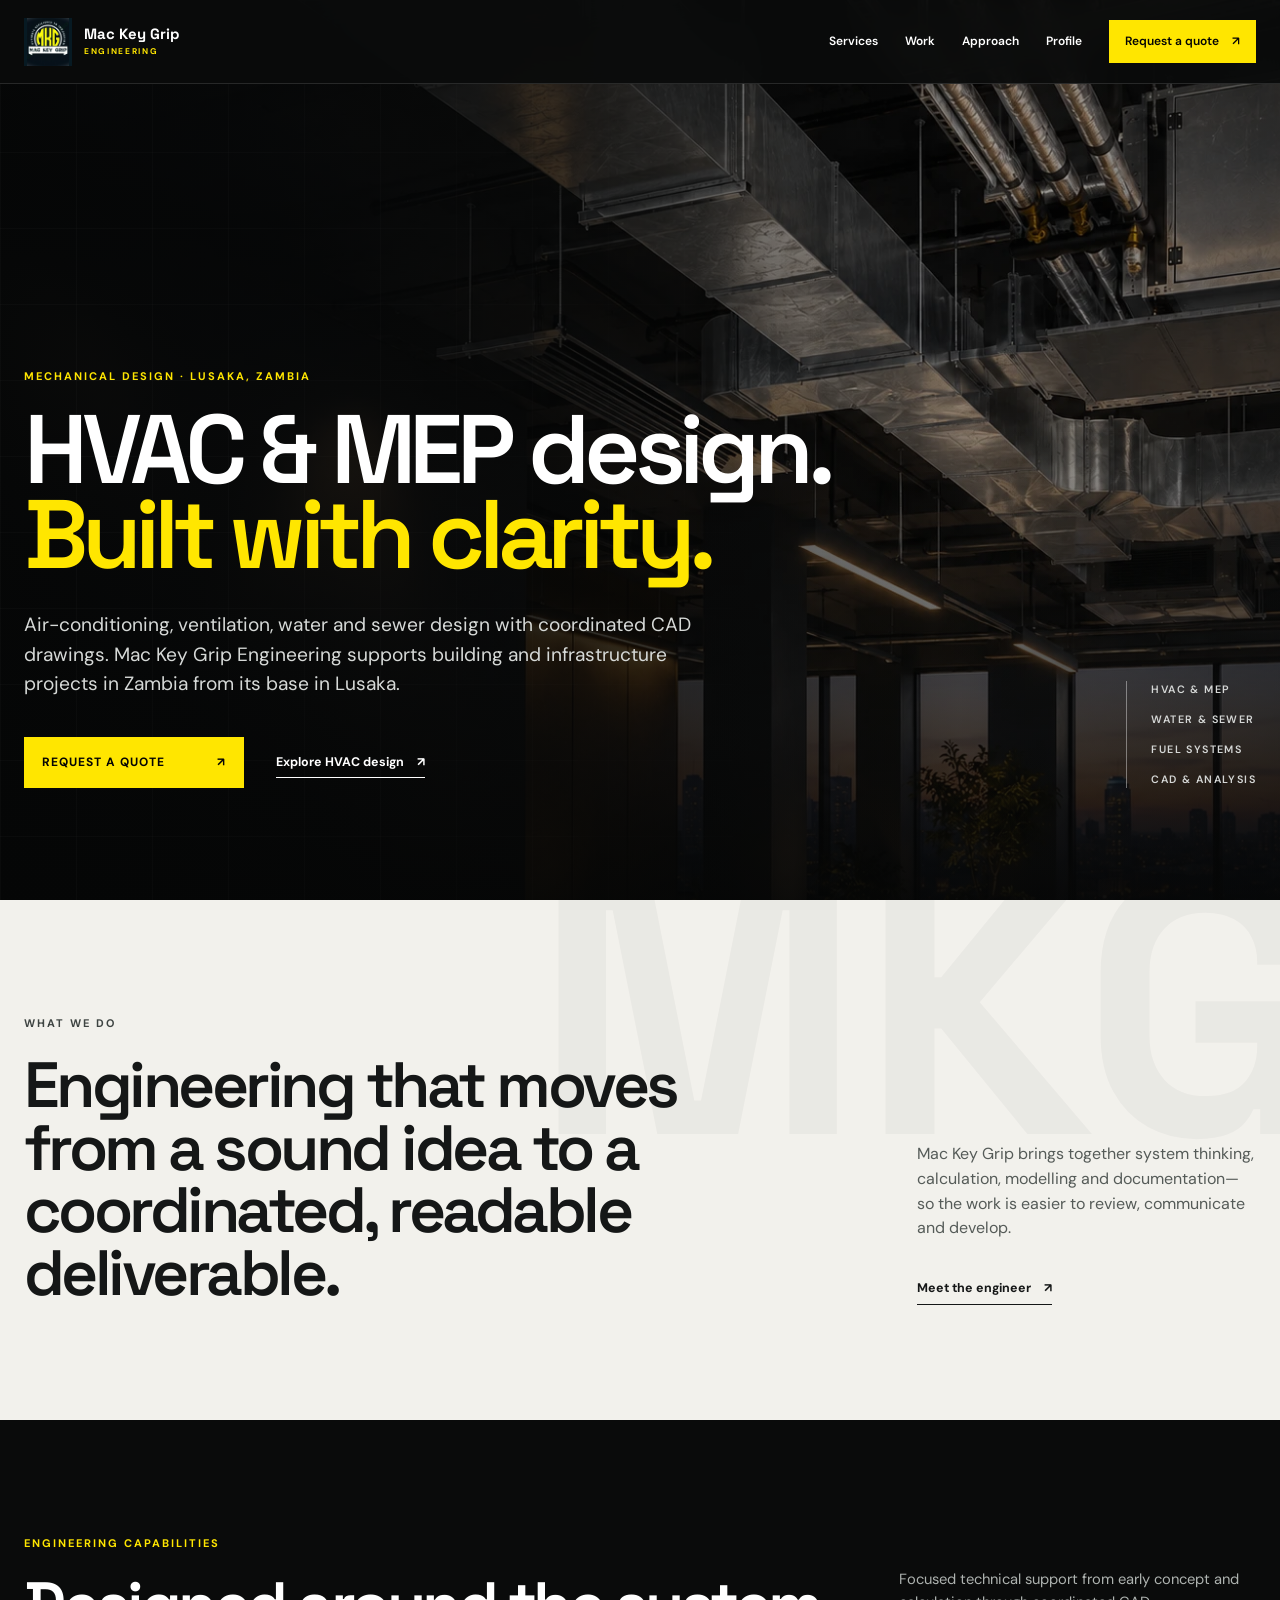
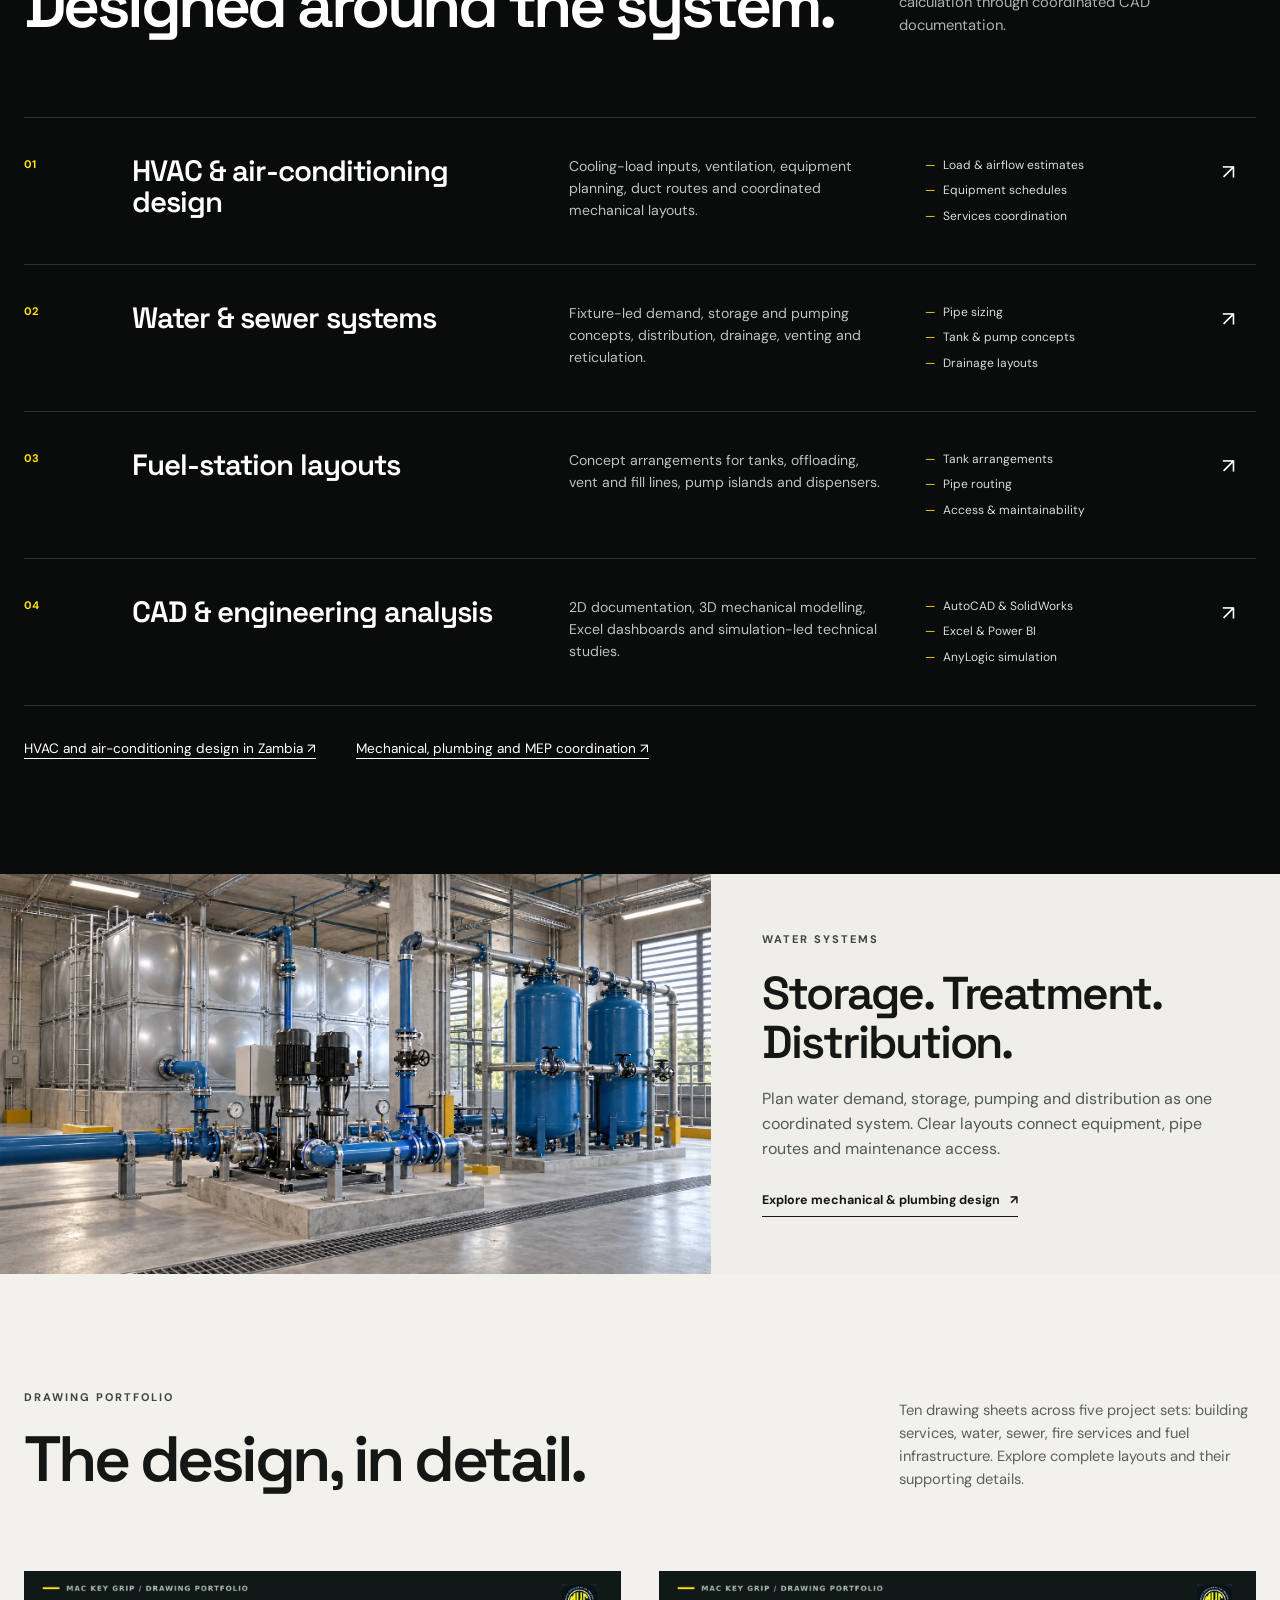
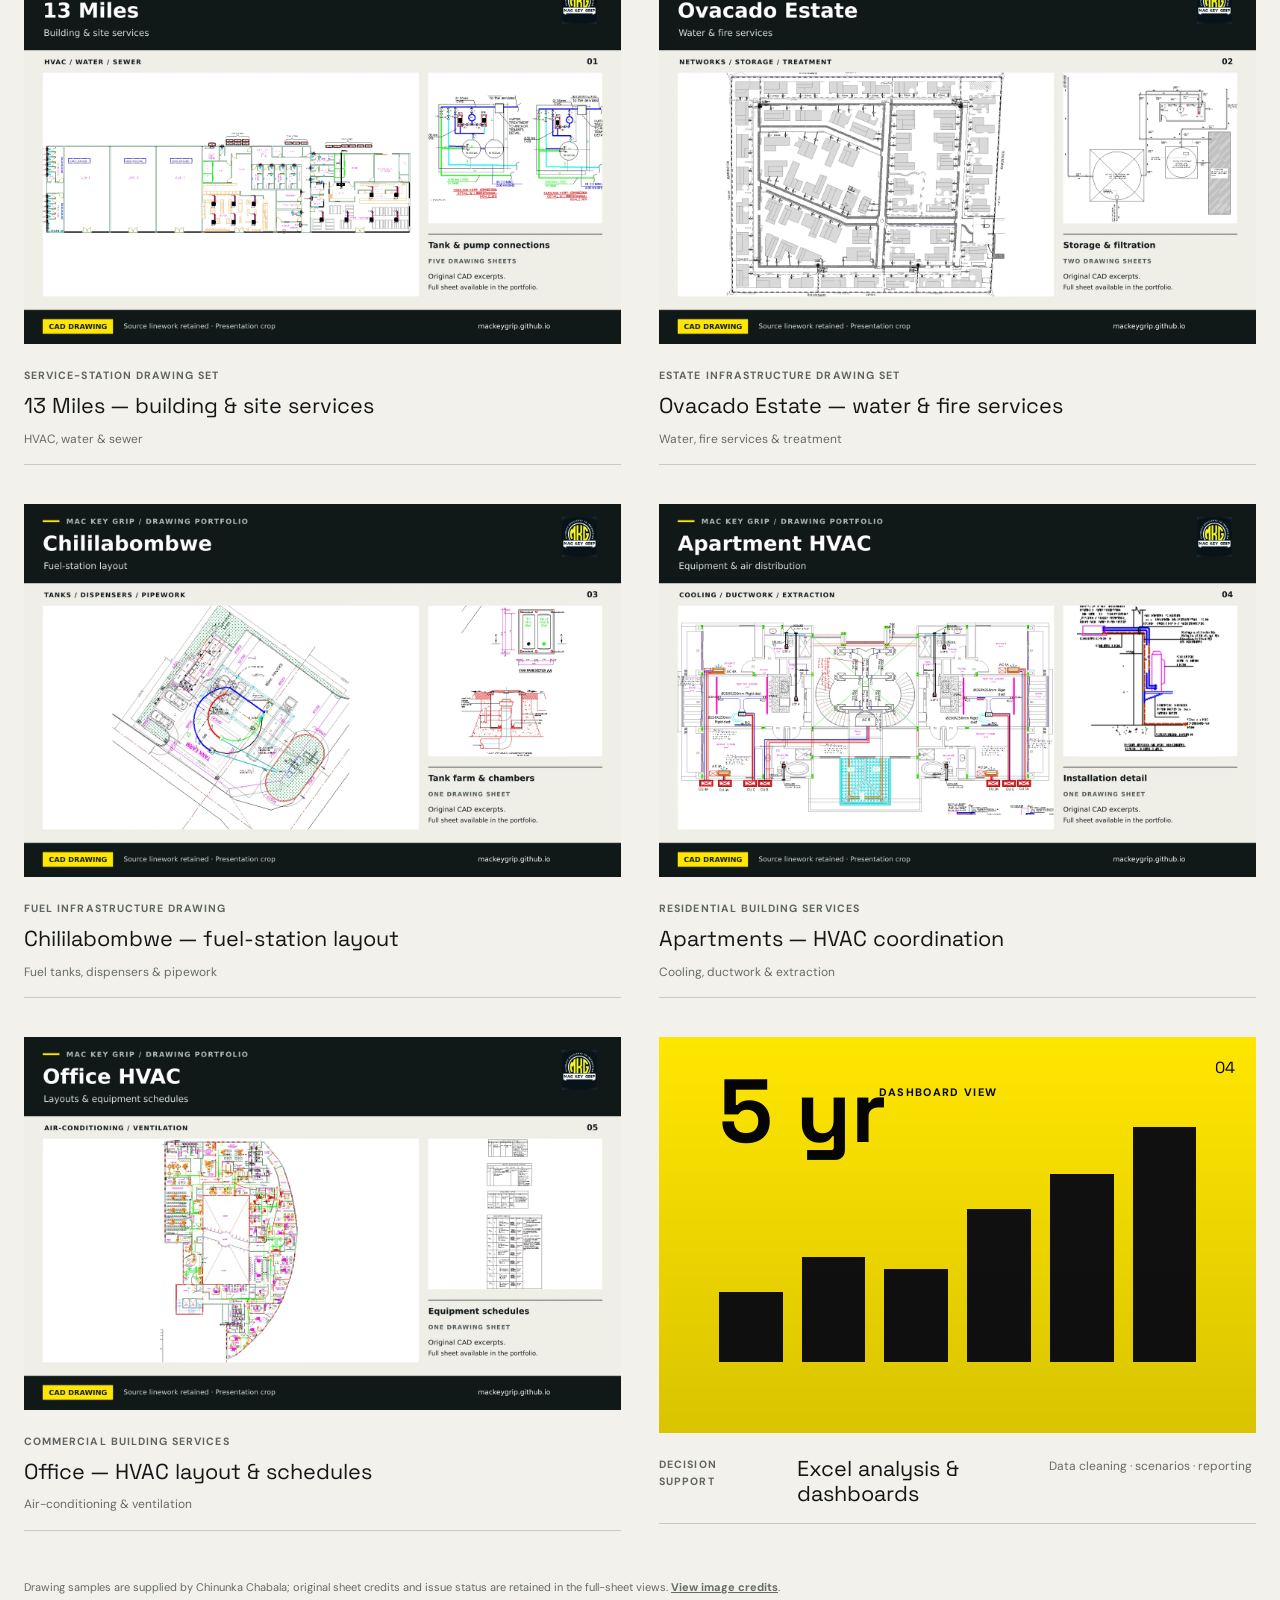
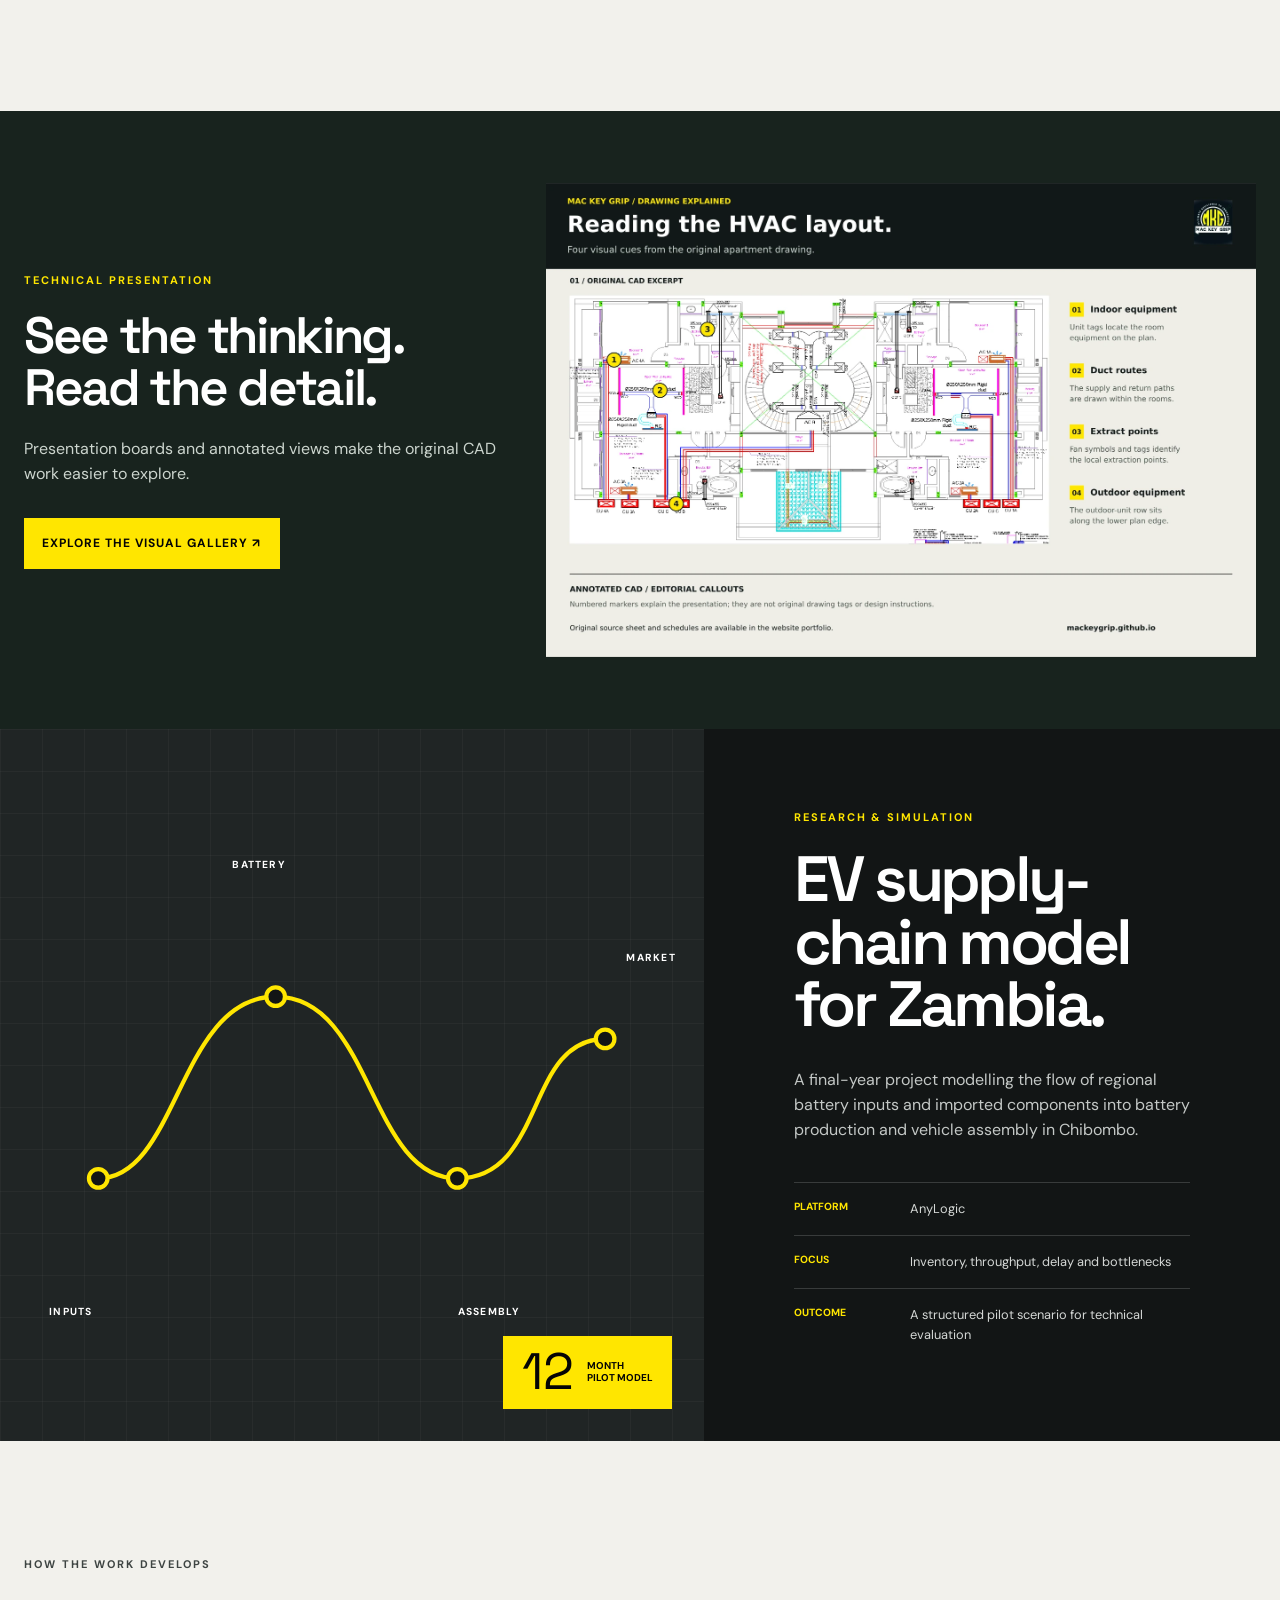
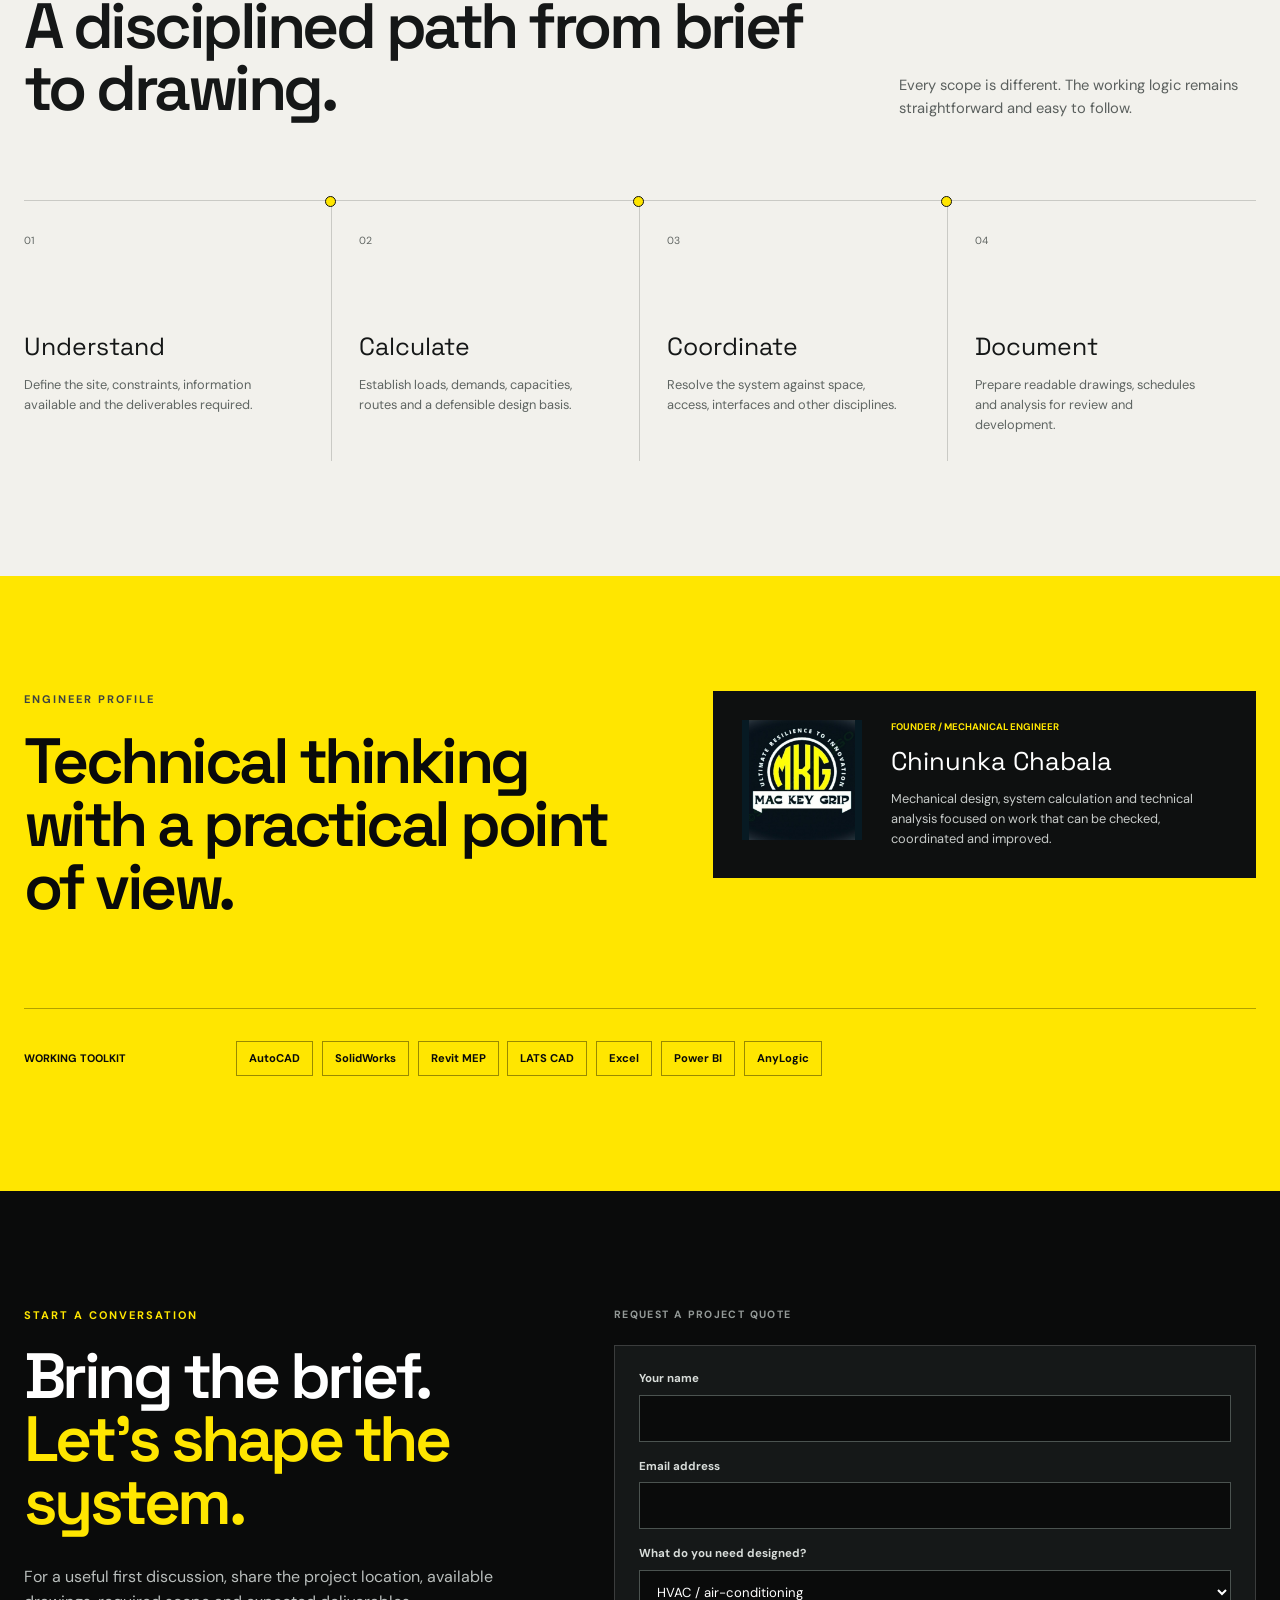
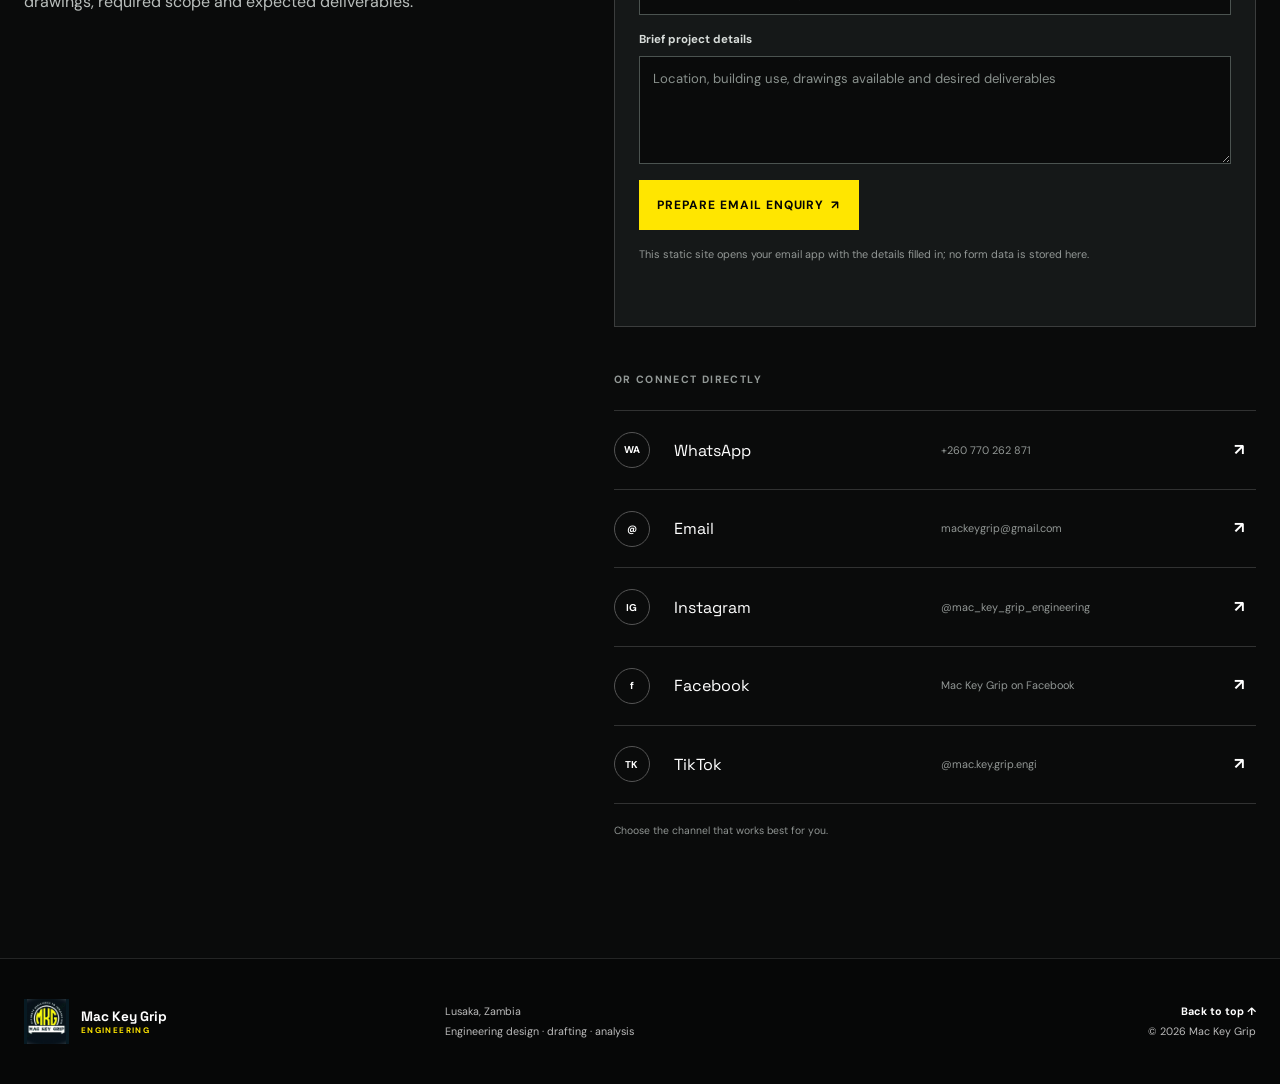
<file: index.html>
<!doctype html>
<html lang="en">
<head>
<meta charset="utf-8"><meta name="viewport" content="width=device-width, initial-scale=1">
<meta name="description" content="HVAC, air-conditioning and mechanical and plumbing design in Zambia. Lusaka-based Mac Key Grip Engineering develops service layouts, schedules and CAD drawings.">
<meta name="author" content="Chinunka Chabala, Mac Key Grip Engineering"><meta name="robots" content="index, follow, max-image-preview:large"><meta name="theme-color" content="#0a0b0b">
<link rel="canonical" href="https://mackeygrip.github.io/">
<meta property="og:type" content="website"><meta property="og:locale" content="en_ZM"><meta property="og:site_name" content="Mac Key Grip Engineering">
<meta property="og:title" content="HVAC &amp; MEP Design in Zambia | Mac Key Grip Engineering"><meta property="og:description" content="Air-conditioning, ventilation, mechanical and plumbing design with coordinated CAD drawings. Based in Lusaka, Zambia."><meta property="og:url" content="https://mackeygrip.github.io/"><meta property="og:image" content="https://mackeygrip.github.io/assets/brand/mac-key-grip-logo.jpg"><meta property="og:image:alt" content="Mac Key Grip company logo">
<meta name="twitter:card" content="summary_large_image"><meta name="twitter:title" content="HVAC &amp; MEP Design in Zambia | Mac Key Grip Engineering"><meta name="twitter:description" content="Air-conditioning, ventilation, mechanical and plumbing design with coordinated CAD drawings. Based in Lusaka, Zambia."><meta name="twitter:image" content="https://mackeygrip.github.io/assets/brand/mac-key-grip-logo.jpg">
<title>HVAC &amp; MEP Design in Zambia | Mac Key Grip Engineering</title>
<link rel="icon" href="assets/brand/mac-key-grip-logo.jpg" type="image/jpeg">
<link rel="preconnect" href="https://fonts.googleapis.com"><link rel="preconnect" href="https://fonts.gstatic.com" crossorigin>
<link href="https://fonts.googleapis.com/css2?family=DM+Sans:wght@400;500;600;700&amp;family=Space+Grotesk:wght@500;600;700&amp;display=swap" rel="stylesheet">
<link rel="stylesheet" href="styles.css"><link rel="stylesheet" href="drawings.css"><link rel="stylesheet" href="services.css"><link rel="stylesheet" href="visuals.css?v=2"><script src="script.js" defer></script>
<script type="application/ld+json">{"@context":"https://schema.org","@type":"ProfessionalService","@id":"https://mackeygrip.github.io/#business","name":"Mac Key Grip Engineering","url":"https://mackeygrip.github.io/","logo":"https://mackeygrip.github.io/assets/brand/mac-key-grip-logo.jpg","image":"https://mackeygrip.github.io/assets/brand/mac-key-grip-logo.jpg","email":"mailto:mackeygrip@gmail.com","telephone":"+260770262871","description":"Engineering design and analysis capability covering HVAC, MEP coordination, water and sewer systems, fuel-station concepts, mechanical CAD and technical data analysis.","founder":{"@type":"Person","name":"Chinunka Chabala","jobTitle":"Mechanical Engineer"},"address":{"@type":"PostalAddress","addressLocality":"Lusaka","addressCountry":"ZM"},"areaServed":{"@type":"Country","name":"Zambia"},"sameAs":["https://www.instagram.com/mac_key_grip_engineering","https://www.tiktok.com/@mac.key.grip.engi","https://www.facebook.com/itxchinunkadat.brainboxer"],"knowsAbout":["HVAC design","MEP coordination","Water supply design","Sewer and drainage design","Fuel-station layouts","Mechanical CAD","Engineering data analysis"]}</script>
</head>
<body>
<a class="skip-link" href="#main">Skip to content</a>
<header class="site-header" data-header>
<a class="brand" href="#top" aria-label="Mac Key Grip Engineering home"><img src="assets/brand/mac-key-grip-logo.jpg" alt="Mac Key Grip company logo"><span class="brand-name">Mac Key Grip<small>Engineering</small></span></a>
<button class="menu-toggle" type="button" aria-expanded="false" aria-controls="site-nav"><span></span><span></span><span></span><b>Menu</b></button>
<nav id="site-nav" aria-label="Primary navigation"><a href="#services">Services</a><a href="#work">Work</a><a href="#approach">Approach</a><a href="#profile">Profile</a><a class="nav-contact" href="#contact">Request a quote <span>↗</span></a></nav>
</header>
<main id="main">
<section class="hero" id="top">
<div class="hero-media" aria-hidden="true"><img src="assets/visuals/concepts/hvac-ceiling-concept.webp?v=2" alt=""></div><div class="hero-shade"></div><div class="hero-grid" aria-hidden="true"></div>
<div class="hero-content"><p class="kicker light">Mechanical design · Lusaka, Zambia</p><h1>HVAC &amp; MEP design.<br><em>Built with clarity.</em></h1><p class="hero-intro">Air-conditioning, ventilation, water and sewer design with coordinated CAD drawings. Mac Key Grip Engineering supports building and infrastructure projects in Zambia from its base in Lusaka.</p><div class="hero-actions"><a class="button button-yellow" href="#contact">Request a quote <span>↗</span></a><a class="text-link light" href="services/hvac-air-conditioning-design-zambia.html">Explore HVAC design <span>↗</span></a></div></div>
<div class="hero-rail"><p>HVAC &amp; MEP</p><p>Water &amp; sewer</p><p>Fuel systems</p><p>CAD &amp; analysis</p></div>
</section>
<section class="statement section-light">
<div class="statement-mark" aria-hidden="true">MKG</div><div class="statement-copy reveal"><p class="kicker">What we do</p><h2>Engineering that moves from a sound idea to a coordinated, readable deliverable.</h2></div><div class="statement-aside reveal"><p>Mac Key Grip brings together system thinking, calculation, modelling and documentation—so the work is easier to review, communicate and develop.</p><a class="text-link" href="#profile">Meet the engineer <span>↗</span></a></div>
</section>
<section class="services section-dark" id="services">
<header class="section-header reveal"><div><p class="kicker light">Engineering capabilities</p><h2>Designed around the system.</h2></div><p>Focused technical support from early concept and calculation through coordinated CAD documentation.</p></header>
<div class="service-list">
<article class="service reveal"><span class="service-no">01</span><h3><a href="services/hvac-air-conditioning-design-zambia.html">HVAC &amp; air-conditioning design</a></h3><p>Cooling-load inputs, ventilation, equipment planning, duct routes and coordinated mechanical layouts.</p><ul><li>Load &amp; airflow estimates</li><li>Equipment schedules</li><li>Services coordination</li></ul><span class="service-arrow" aria-hidden="true">↗</span></article>
<article class="service reveal"><span class="service-no">02</span><h3>Water &amp; sewer systems</h3><p>Fixture-led demand, storage and pumping concepts, distribution, drainage, venting and reticulation.</p><ul><li>Pipe sizing</li><li>Tank &amp; pump concepts</li><li>Drainage layouts</li></ul><span class="service-arrow">↗</span></article>
<article class="service reveal"><span class="service-no">03</span><h3>Fuel-station layouts</h3><p>Concept arrangements for tanks, offloading, vent and fill lines, pump islands and dispensers.</p><ul><li>Tank arrangements</li><li>Pipe routing</li><li>Access &amp; maintainability</li></ul><span class="service-arrow">↗</span></article>
<article class="service reveal"><span class="service-no">04</span><h3>CAD &amp; engineering analysis</h3><p>2D documentation, 3D mechanical modelling, Excel dashboards and simulation-led technical studies.</p><ul><li>AutoCAD &amp; SolidWorks</li><li>Excel &amp; Power BI</li><li>AnyLogic simulation</li></ul><span class="service-arrow">↗</span></article>
</div>
<div class="service-directory"><a href="services/hvac-air-conditioning-design-zambia.html">HVAC and air-conditioning design in Zambia ↗</a><a href="services/mep-design-coordination-zambia.html">Mechanical, plumbing and MEP coordination ↗</a></div>
</section>
<section class="water-feature" aria-labelledby="water-heading">
<div class="water-feature-media"><img src="assets/visuals/concepts/water-treatment-concept.webp?v=2" width="1672" height="941" loading="lazy" alt="" aria-hidden="true"></div>
<div class="water-feature-copy"><p class="kicker">Water systems</p><h2 id="water-heading">Storage. Treatment.<br>Distribution.</h2><p>Plan water demand, storage, pumping and distribution as one coordinated system. Clear layouts connect equipment, pipe routes and maintenance access.</p><a class="text-link" href="services/mep-design-coordination-zambia.html">Explore mechanical &amp; plumbing design <span>↗</span></a></div>
</section>
<section class="work section-light" id="work">
<header class="section-header dark-text reveal"><div><p class="kicker">Drawing portfolio</p><h2>The design, in detail.</h2></div><p>Ten drawing sheets across five project sets: building services, water, sewer, fire services and fuel infrastructure. Explore complete layouts and their supporting details.</p></header>
<div class="project-grid">
<article class="project cad-project reveal"><a class="project-image portfolio-cover" href="projects/thirteen-miles.html" aria-label="Explore 13 Miles building services drawings"><img src="assets/visuals/covers/thirteen-miles.webp" width="1600" height="1000" loading="lazy" alt="Portfolio cover composed from genuine 13 Miles building services CAD drawings"></a><div class="project-info"><p>Service-station drawing set</p><h3><a href="projects/thirteen-miles.html">13 Miles — building &amp; site services</a></h3><span>HVAC, water &amp; sewer</span></div></article>
<article class="project cad-project reveal"><a class="project-image portfolio-cover" href="projects/estate-water-fire.html" aria-label="Explore Ovacado Estate water and fire services drawings"><img src="assets/visuals/covers/estate-water-fire.webp" width="1600" height="1000" loading="lazy" alt="Portfolio cover composed from genuine Ovacado Estate water and fire services CAD drawings"></a><div class="project-info"><p>Estate infrastructure drawing set</p><h3><a href="projects/estate-water-fire.html">Ovacado Estate — water &amp; fire services</a></h3><span>Water, fire services &amp; treatment</span></div></article>
<article class="project cad-project reveal"><a class="project-image portfolio-cover" href="projects/chililabombwe-fuel.html" aria-label="Explore Chililabombwe fuel-station layout drawings"><img src="assets/visuals/covers/chililabombwe-fuel.webp" width="1600" height="1000" loading="lazy" alt="Portfolio cover composed from genuine Chililabombwe fuel-station layout CAD drawings"></a><div class="project-info"><p>Fuel infrastructure drawing</p><h3><a href="projects/chililabombwe-fuel.html">Chililabombwe — fuel-station layout</a></h3><span>Fuel tanks, dispensers &amp; pipework</span></div></article>
<article class="project cad-project reveal"><a class="project-image portfolio-cover" href="projects/apartments-hvac.html" aria-label="Explore Apartment HVAC drawings"><img src="assets/visuals/covers/apartments-hvac.webp" width="1600" height="1000" loading="lazy" alt="Portfolio cover composed from genuine Apartment HVAC CAD drawings"></a><div class="project-info"><p>Residential building services</p><h3><a href="projects/apartments-hvac.html">Apartments — HVAC coordination</a></h3><span>Cooling, ductwork &amp; extraction</span></div></article>
<article class="project cad-project reveal"><a class="project-image portfolio-cover" href="projects/office-hvac.html" aria-label="Explore Office HVAC drawings"><img src="assets/visuals/covers/office-hvac.webp" width="1600" height="1000" loading="lazy" alt="Portfolio cover composed from genuine Office HVAC CAD drawings"></a><div class="project-info"><p>Commercial building services</p><h3><a href="projects/office-hvac.html">Office — HVAC layout &amp; schedules</a></h3><span>Air-conditioning &amp; ventilation</span></div></article>
<article class="project project-graphic reveal"><a class="project-image data-visual" href="#analysis" aria-label="View analytical project work"><div class="chart-bars" aria-hidden="true"><i></i><i></i><i></i><i></i><i></i><i></i></div><span class="data-value">5 yr</span><span class="data-caption">dashboard view</span><span class="project-index">04</span></a><div class="project-info"><p>Decision support</p><h3>Excel analysis &amp; dashboards</h3><span>Data cleaning · scenarios · reporting</span></div></article>
</div><p class="image-note">Drawing samples are supplied by Chinunka Chabala; original sheet credits and issue status are retained in the full-sheet views. <a href="CREDITS.md">View image credits</a>.</p>
</section>
<section class="visual-feature" aria-labelledby="visual-heading"><div><p class="kicker light">Technical presentation</p><h2 id="visual-heading">See the thinking.<br>Read the detail.</h2><p>Presentation boards and annotated views make the original CAD work easier to explore.</p><a class="button button-yellow" href="visuals.html">Explore the visual gallery ↗</a></div><a href="visuals.html#boards"><img src="assets/visuals/boards/hvac-annotated.webp" width="1600" height="1067" loading="lazy" alt="Annotated original apartment HVAC drawing with four numbered explanatory callouts"></a></section>
<section class="analysis-section" id="analysis">
<div class="analysis-visual reveal" aria-label="Abstract electric vehicle supply-chain route diagram"><div class="route-grid" aria-hidden="true"></div><svg viewBox="0 0 700 440" role="img" aria-label="Supply chain route connecting battery inputs, production, assembly and distribution"><path d="M50 330C145 330 145 115 260 115S370 330 475 330 555 165 650 165"/><circle cx="50" cy="330" r="11"/><circle cx="260" cy="115" r="11"/><circle cx="475" cy="330" r="11"/><circle cx="650" cy="165" r="11"/></svg><span class="route-point p1">Inputs</span><span class="route-point p2">Battery</span><span class="route-point p3">Assembly</span><span class="route-point p4">Market</span><div class="analysis-stamp"><strong>12</strong><span>month<br>pilot model</span></div></div>
<div class="analysis-copy reveal"><p class="kicker light">Research &amp; simulation</p><h2>EV supply-chain model for Zambia.</h2><p>A final-year project modelling the flow of regional battery inputs and imported components into battery production and vehicle assembly in Chibombo.</p><dl><div><dt>Platform</dt><dd>AnyLogic</dd></div><div><dt>Focus</dt><dd>Inventory, throughput, delay and bottlenecks</dd></div><div><dt>Outcome</dt><dd>A structured pilot scenario for technical evaluation</dd></div></dl></div>
</section>
<section class="approach section-light" id="approach">
<header class="section-header dark-text reveal"><div><p class="kicker">How the work develops</p><h2>A disciplined path from brief to drawing.</h2></div><p>Every scope is different. The working logic remains straightforward and easy to follow.</p></header>
<ol class="process"><li class="reveal"><span>01</span><h3>Understand</h3><p>Define the site, constraints, information available and the deliverables required.</p></li><li class="reveal"><span>02</span><h3>Calculate</h3><p>Establish loads, demands, capacities, routes and a defensible design basis.</p></li><li class="reveal"><span>03</span><h3>Coordinate</h3><p>Resolve the system against space, access, interfaces and other disciplines.</p></li><li class="reveal"><span>04</span><h3>Document</h3><p>Prepare readable drawings, schedules and analysis for review and development.</p></li></ol>
</section>
<section class="profile section-yellow" id="profile">
<div class="profile-title reveal"><p class="kicker">Engineer profile</p><h2>Technical thinking with a practical point of view.</h2></div>
<div class="profile-card reveal"><img src="assets/brand/mac-key-grip-logo.jpg" alt="Mac Key Grip company logo"><div><p class="profile-label">Founder / Mechanical Engineer</p><h3>Chinunka Chabala</h3><p>Mechanical design, system calculation and technical analysis focused on work that can be checked, coordinated and improved.</p></div></div>
<div class="profile-tools reveal"><p>Working toolkit</p><ul><li>AutoCAD</li><li>SolidWorks</li><li>Revit MEP</li><li>LATS CAD</li><li>Excel</li><li>Power BI</li><li>AnyLogic</li></ul></div>
</section>
<section class="contact section-dark" id="contact">
<div class="contact-intro reveal"><p class="kicker light">Start a conversation</p><h2>Bring the brief.<br><em>Let’s shape the system.</em></h2><p>For a useful first discussion, share the project location, available drawings, required scope and expected deliverables.</p></div>
<div class="contact-panel reveal"><p class="contact-panel-title">Request a project quote</p><form class="enquiry-form" data-enquiry-form><div class="form-row"><label for="enquiry-name">Your name</label><input id="enquiry-name" name="name" type="text" autocomplete="name" required></div><div class="form-row"><label for="enquiry-email">Email address</label><input id="enquiry-email" name="email" type="email" autocomplete="email" required></div><div class="form-row"><label for="enquiry-scope">What do you need designed?</label><select id="enquiry-scope" name="scope"><option>HVAC / air-conditioning</option><option>Water and sewer systems</option><option>MEP coordination</option><option>Fuel-station layout</option><option>CAD or engineering analysis</option><option>Not sure yet</option></select></div><div class="form-row"><label for="enquiry-message">Brief project details</label><textarea id="enquiry-message" name="message" rows="4" placeholder="Location, building use, drawings available and desired deliverables" required></textarea></div><button class="button button-yellow" type="submit">Prepare email enquiry <span>↗</span></button><p class="form-note">This static site opens your email app with the details filled in; no form data is stored here.</p><p class="contact-status" data-form-status role="status" aria-live="polite"></p></form><p class="contact-panel-title contact-options-title">Or connect directly</p><div class="contact-links">
<a data-contact="whatsapp" href="https://wa.me/260770262871" target="_blank" rel="noopener"><span>WA</span><strong>WhatsApp</strong><small>+260 770 262 871</small><b>↗</b></a>
<a data-contact="email" href="mailto:mackeygrip@gmail.com"><span>@</span><strong>Email</strong><small>mackeygrip@gmail.com</small><b>↗</b></a>
<a data-contact="instagram" href="https://www.instagram.com/mac_key_grip_engineering" target="_blank" rel="noopener"><span>IG</span><strong>Instagram</strong><small>@mac_key_grip_engineering</small><b>↗</b></a>
<a data-contact="facebook" href="https://www.facebook.com/itxchinunkadat.brainboxer" target="_blank" rel="noopener"><span>f</span><strong>Facebook</strong><small>Mac Key Grip on Facebook</small><b>↗</b></a>
<a data-contact="tiktok" href="https://www.tiktok.com/@mac.key.grip.engi" target="_blank" rel="noopener"><span>TK</span><strong>TikTok</strong><small>@mac.key.grip.engi</small><b>↗</b></a>
</div><p class="contact-status" role="status" aria-live="polite">Choose the channel that works best for you.</p></div>
</section>
</main>
<footer><a class="footer-brand" href="#top"><img src="assets/brand/mac-key-grip-logo.jpg" alt=""><span>Mac Key Grip<strong>Engineering</strong></span></a><div><p>Lusaka, Zambia</p><p>Engineering design · drafting · analysis</p></div><div class="footer-end"><a href="#top">Back to top ↑</a><p>© <span id="year">2026</span> Mac Key Grip</p></div></footer>
</body>
</html>
</file>
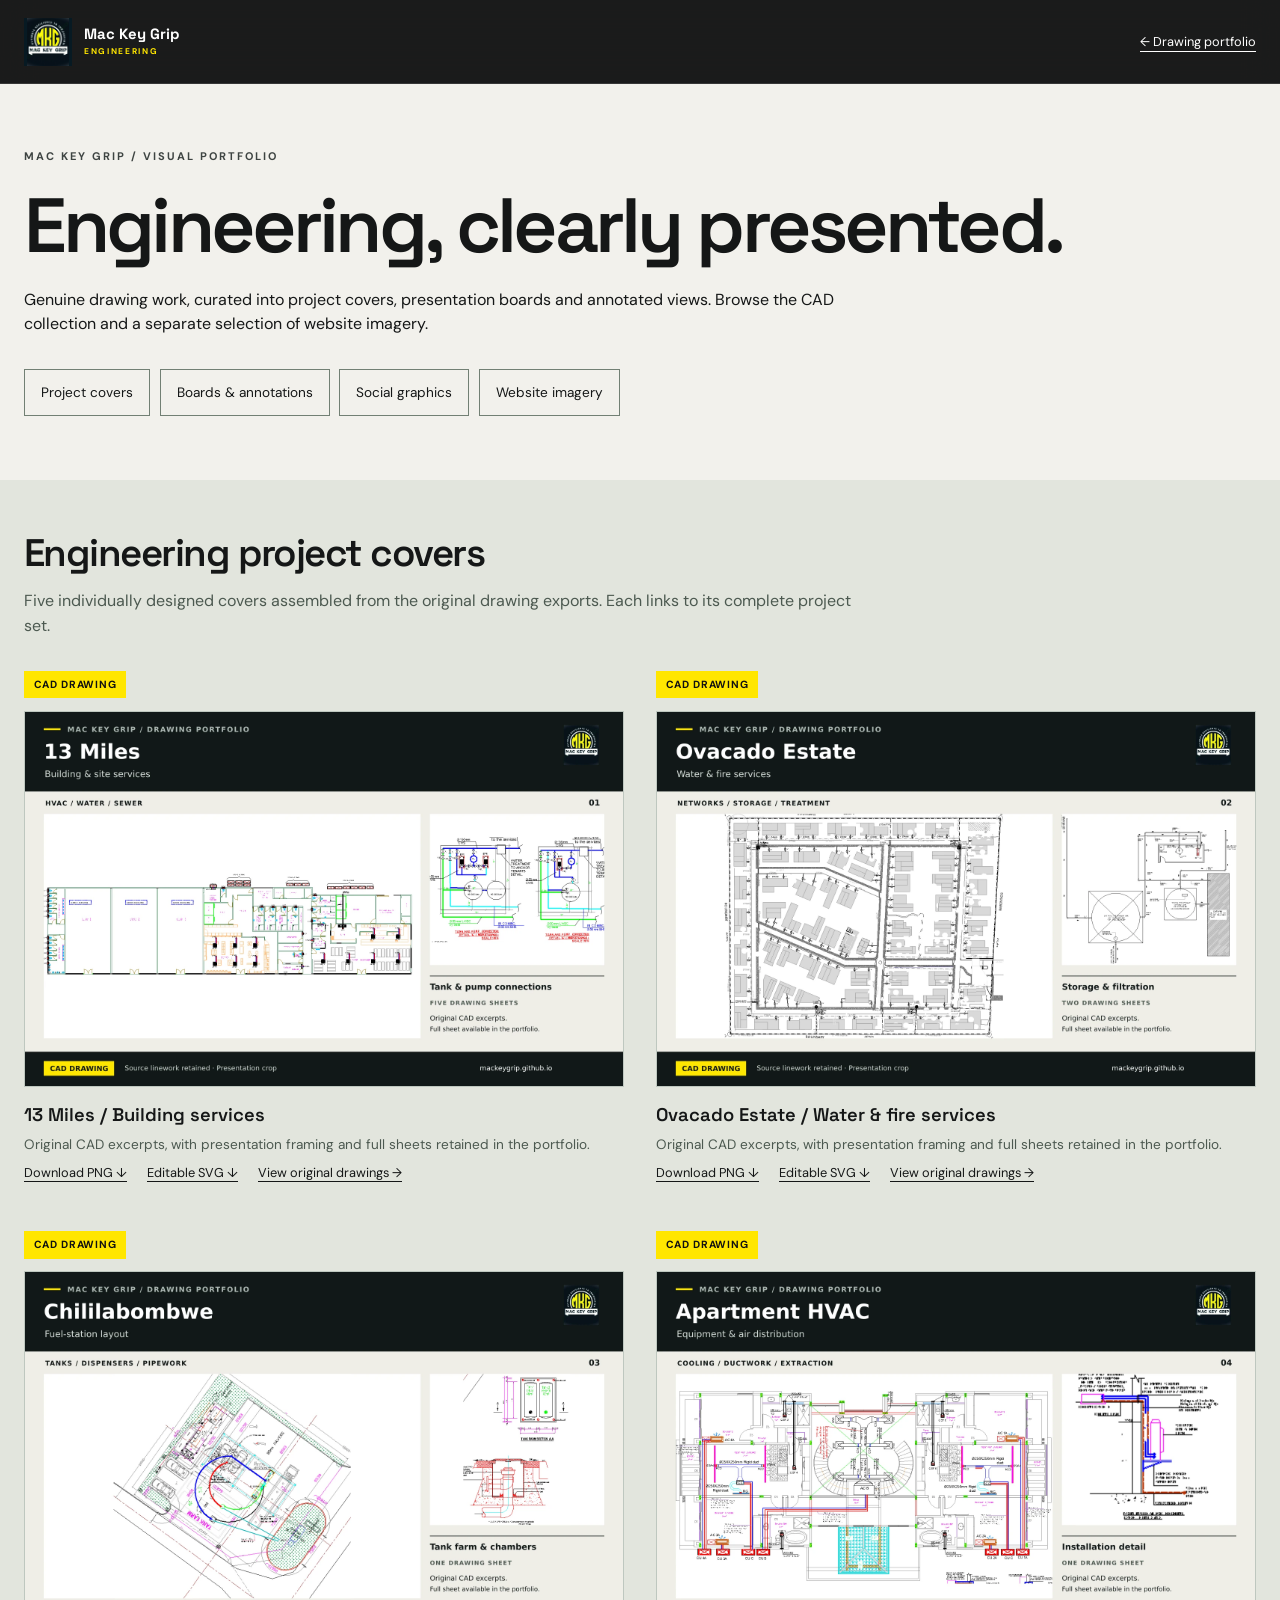
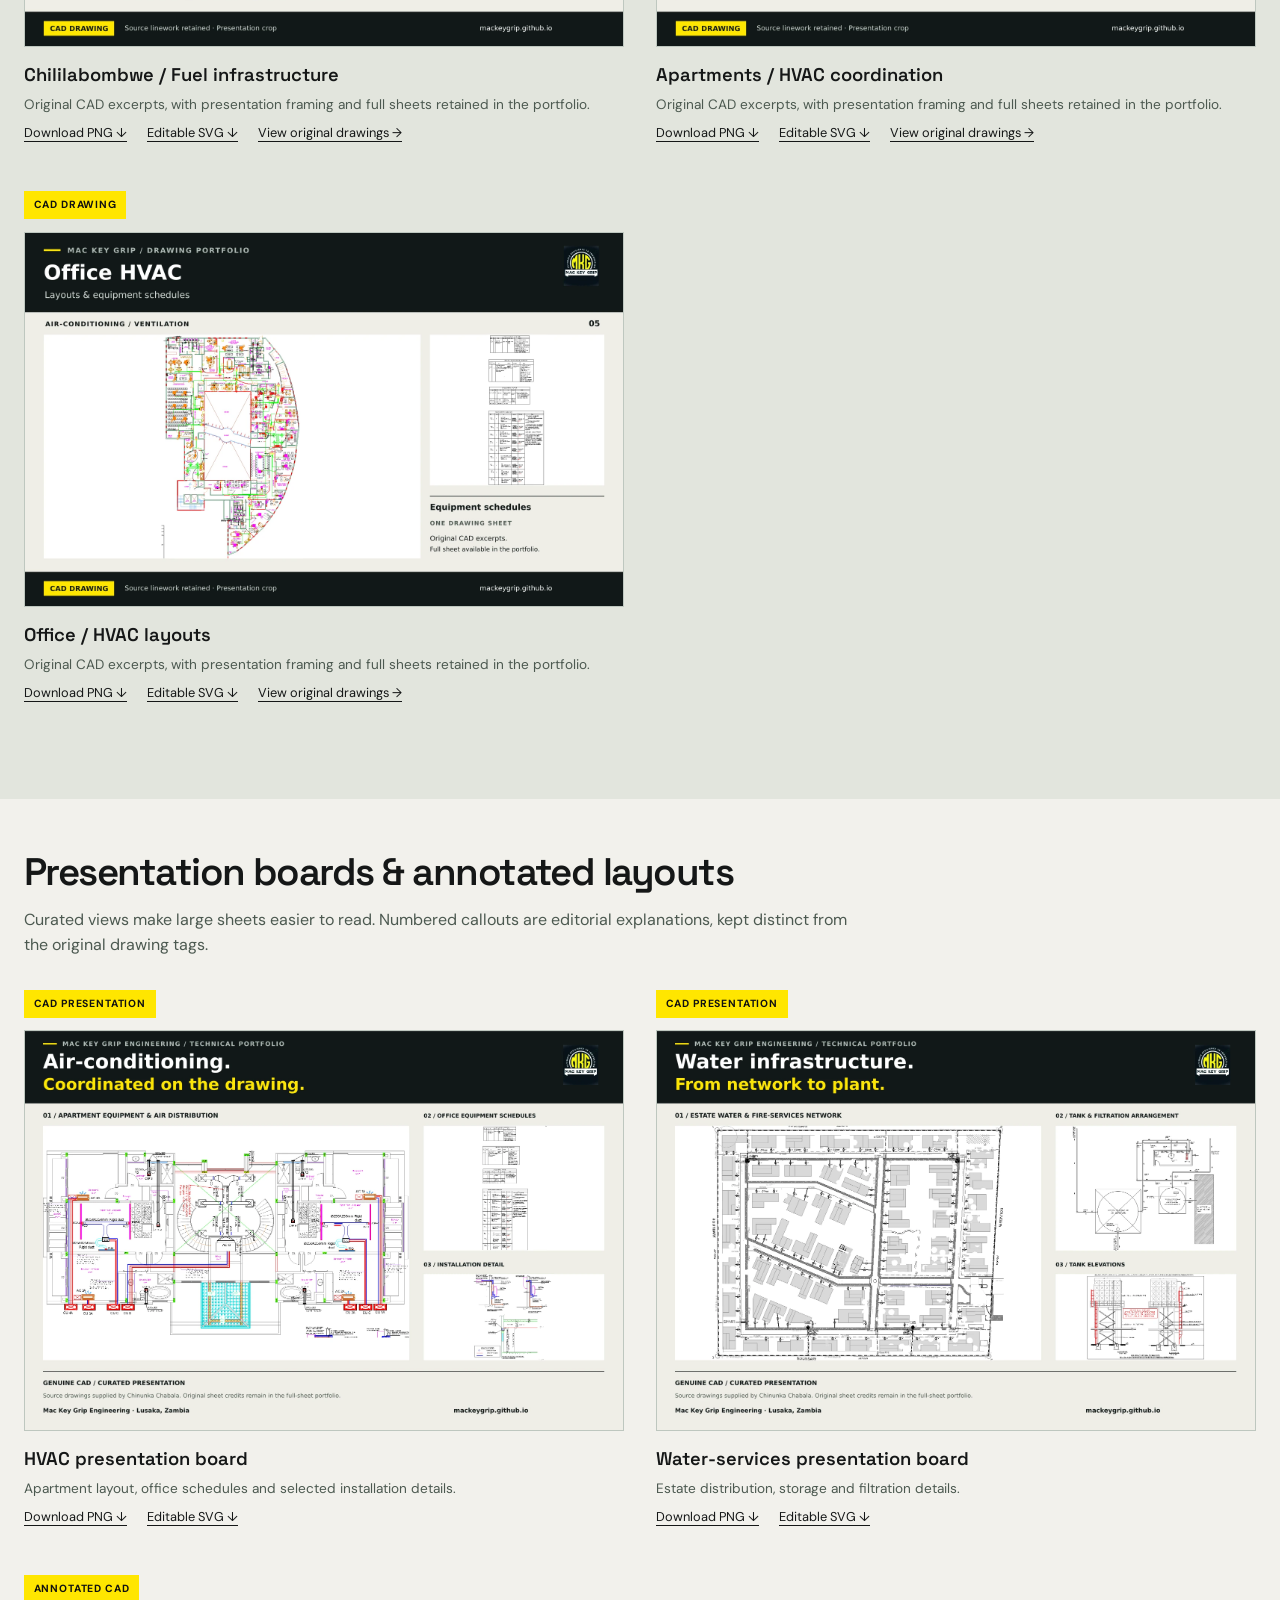
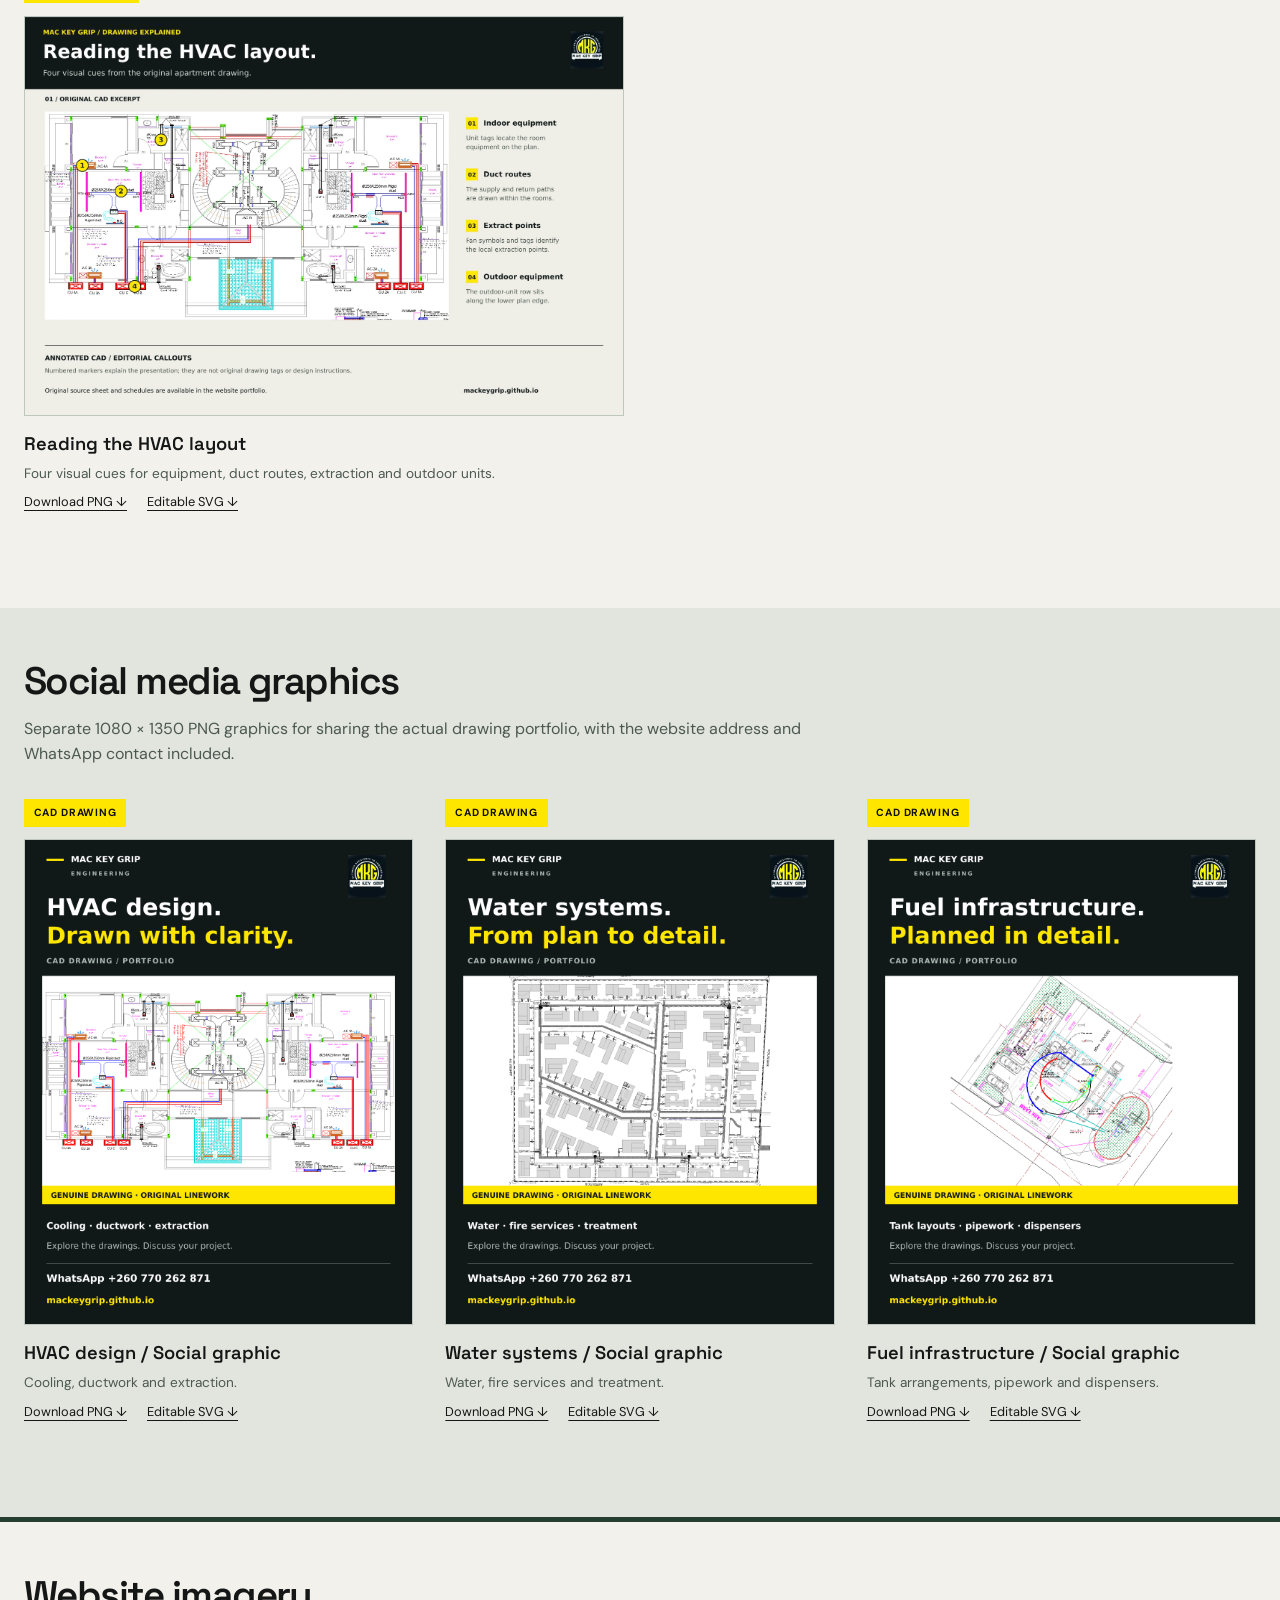
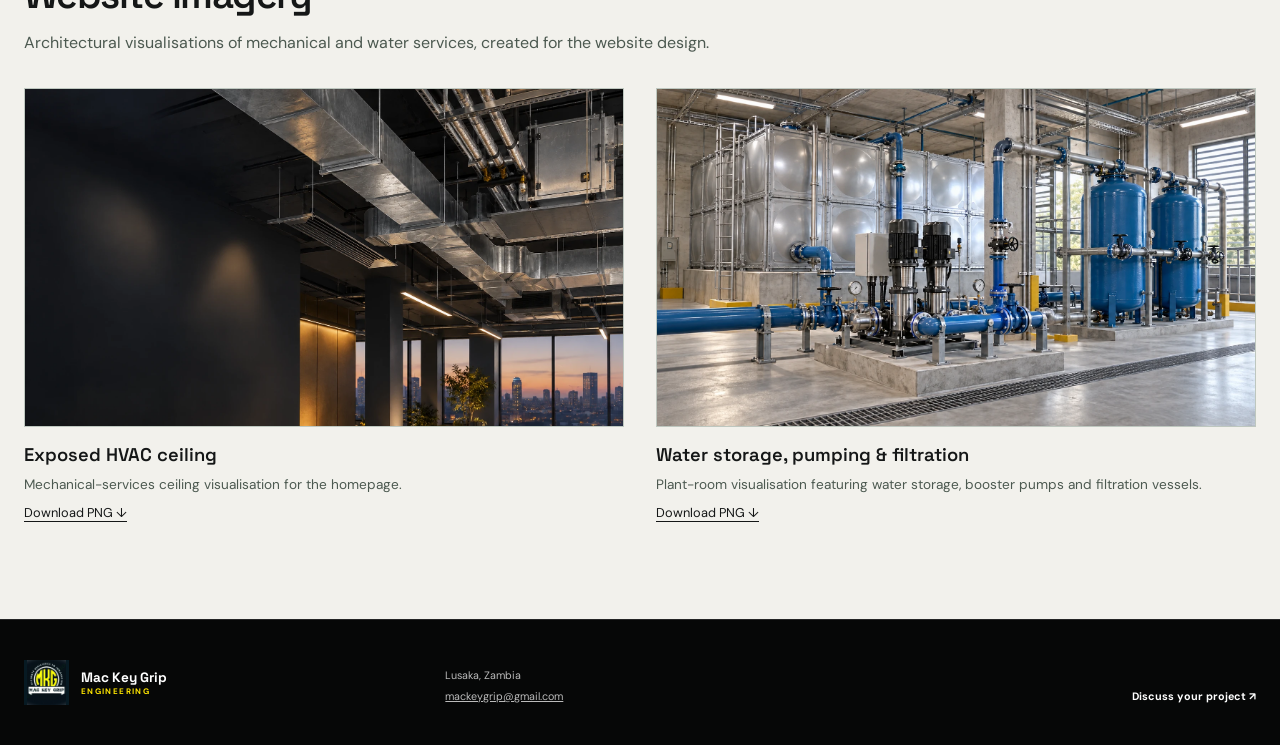
<file: visuals.html>
<!doctype html>
<html lang="en"><head>
<meta charset="utf-8"><meta name="viewport" content="width=device-width, initial-scale=1">
<title>Engineering Drawing Presentations & Website Imagery | Mac Key Grip</title>
<meta name="description" content="Explore genuine CAD presentation boards, annotated layouts and project covers from Mac Key Grip Engineering, alongside architectural visualisations for the website design.">
<link rel="canonical" href="https://mackeygrip.github.io/visuals.html">
<meta property="og:title" content="Engineering Drawing Portfolio | Mac Key Grip Engineering">
<meta property="og:type" content="website"><meta property="og:url" content="https://mackeygrip.github.io/visuals.html">
<meta property="og:image" content="https://mackeygrip.github.io/assets/visuals/boards/hvac-presentation.png">
<meta property="og:image:alt" content="Presentation board assembled from genuine HVAC CAD drawings">
<meta name="theme-color" content="#111918"><link rel="icon" href="assets/brand/mac-key-grip-logo.jpg">
<link rel="preconnect" href="https://fonts.googleapis.com"><link rel="preconnect" href="https://fonts.gstatic.com" crossorigin>
<link href="https://fonts.googleapis.com/css2?family=DM+Sans:wght@400;500;600;700&amp;family=Space+Grotesk:wght@500;600;700&amp;display=swap" rel="stylesheet">
<link rel="stylesheet" href="styles.css"><link rel="stylesheet" href="drawings.css"><link rel="stylesheet" href="visuals.css?v=2">
</head><body class="visual-page">
<a class="skip-link" href="#main">Skip to content</a>
<header class="site-header"><a class="brand" href="index.html"><img src="assets/brand/mac-key-grip-logo.jpg" alt="Mac Key Grip company logo"><span class="brand-name">Mac Key Grip<small>Engineering</small></span></a><a class="back-link" href="index.html#work">← Drawing portfolio</a></header>
<main id="main"><section class="visual-intro"><p class="kicker">Mac Key Grip / Visual portfolio</p><h1>Engineering, clearly presented.</h1><p>Genuine drawing work, curated into project covers, presentation boards and annotated views. Browse the CAD collection and a separate selection of website imagery.</p><div class="visual-nav" aria-label="Gallery sections"><a href="#covers">Project covers</a><a href="#boards">Boards &amp; annotations</a><a href="#social">Social graphics</a><a href="#concepts">Website imagery</a></div></section>
<section class="visual-section " id="covers"><h2>Engineering project covers</h2><p>Five individually designed covers assembled from the original drawing exports. Each links to its complete project set.</p><div class="visual-grid "><figure class="visual-item"><span class="visual-badge ">CAD DRAWING</span><a href="assets/visuals/covers/thirteen-miles.png" target="_blank" rel="noopener"><img src="assets/visuals/covers/thirteen-miles.webp" width="1600" height="1000" alt="13 Miles / Building services — Original CAD excerpts, with presentation framing and full sheets retained in the portfolio." loading="lazy"></a><figcaption><h3>13 Miles / Building services</h3><p>Original CAD excerpts, with presentation framing and full sheets retained in the portfolio.</p><div class="visual-downloads"><a href="assets/visuals/covers/thirteen-miles.png" download>Download PNG ↓</a><a href="assets/visuals/covers/thirteen-miles.svg" download>Editable SVG ↓</a><a href="projects/thirteen-miles.html">View original drawings →</a></div></figcaption></figure>
<figure class="visual-item"><span class="visual-badge ">CAD DRAWING</span><a href="assets/visuals/covers/estate-water-fire.png" target="_blank" rel="noopener"><img src="assets/visuals/covers/estate-water-fire.webp" width="1600" height="1000" alt="Ovacado Estate / Water &amp; fire services — Original CAD excerpts, with presentation framing and full sheets retained in the portfolio." loading="lazy"></a><figcaption><h3>Ovacado Estate / Water &amp; fire services</h3><p>Original CAD excerpts, with presentation framing and full sheets retained in the portfolio.</p><div class="visual-downloads"><a href="assets/visuals/covers/estate-water-fire.png" download>Download PNG ↓</a><a href="assets/visuals/covers/estate-water-fire.svg" download>Editable SVG ↓</a><a href="projects/estate-water-fire.html">View original drawings →</a></div></figcaption></figure>
<figure class="visual-item"><span class="visual-badge ">CAD DRAWING</span><a href="assets/visuals/covers/chililabombwe-fuel.png" target="_blank" rel="noopener"><img src="assets/visuals/covers/chililabombwe-fuel.webp" width="1600" height="1000" alt="Chililabombwe / Fuel infrastructure — Original CAD excerpts, with presentation framing and full sheets retained in the portfolio." loading="lazy"></a><figcaption><h3>Chililabombwe / Fuel infrastructure</h3><p>Original CAD excerpts, with presentation framing and full sheets retained in the portfolio.</p><div class="visual-downloads"><a href="assets/visuals/covers/chililabombwe-fuel.png" download>Download PNG ↓</a><a href="assets/visuals/covers/chililabombwe-fuel.svg" download>Editable SVG ↓</a><a href="projects/chililabombwe-fuel.html">View original drawings →</a></div></figcaption></figure>
<figure class="visual-item"><span class="visual-badge ">CAD DRAWING</span><a href="assets/visuals/covers/apartments-hvac.png" target="_blank" rel="noopener"><img src="assets/visuals/covers/apartments-hvac.webp" width="1600" height="1000" alt="Apartments / HVAC coordination — Original CAD excerpts, with presentation framing and full sheets retained in the portfolio." loading="lazy"></a><figcaption><h3>Apartments / HVAC coordination</h3><p>Original CAD excerpts, with presentation framing and full sheets retained in the portfolio.</p><div class="visual-downloads"><a href="assets/visuals/covers/apartments-hvac.png" download>Download PNG ↓</a><a href="assets/visuals/covers/apartments-hvac.svg" download>Editable SVG ↓</a><a href="projects/apartments-hvac.html">View original drawings →</a></div></figcaption></figure>
<figure class="visual-item"><span class="visual-badge ">CAD DRAWING</span><a href="assets/visuals/covers/office-hvac.png" target="_blank" rel="noopener"><img src="assets/visuals/covers/office-hvac.webp" width="1600" height="1000" alt="Office / HVAC layouts — Original CAD excerpts, with presentation framing and full sheets retained in the portfolio." loading="lazy"></a><figcaption><h3>Office / HVAC layouts</h3><p>Original CAD excerpts, with presentation framing and full sheets retained in the portfolio.</p><div class="visual-downloads"><a href="assets/visuals/covers/office-hvac.png" download>Download PNG ↓</a><a href="assets/visuals/covers/office-hvac.svg" download>Editable SVG ↓</a><a href="projects/office-hvac.html">View original drawings →</a></div></figcaption></figure></div></section>
<section class="visual-section " id="boards"><h2>Presentation boards &amp; annotated layouts</h2><p>Curated views make large sheets easier to read. Numbered callouts are editorial explanations, kept distinct from the original drawing tags.</p><div class="visual-grid "><figure class="visual-item"><span class="visual-badge ">CAD PRESENTATION</span><a href="assets/visuals/boards/hvac-presentation.png" target="_blank" rel="noopener"><img src="assets/visuals/boards/hvac-presentation.webp" width="1600" height="1067" alt="HVAC presentation board — Apartment layout, office schedules and selected installation details." loading="lazy"></a><figcaption><h3>HVAC presentation board</h3><p>Apartment layout, office schedules and selected installation details.</p><div class="visual-downloads"><a href="assets/visuals/boards/hvac-presentation.png" download>Download PNG ↓</a><a href="assets/visuals/boards/hvac-presentation.svg" download>Editable SVG ↓</a></div></figcaption></figure>
<figure class="visual-item"><span class="visual-badge ">CAD PRESENTATION</span><a href="assets/visuals/boards/water-presentation.png" target="_blank" rel="noopener"><img src="assets/visuals/boards/water-presentation.webp" width="1600" height="1067" alt="Water-services presentation board — Estate distribution, storage and filtration details." loading="lazy"></a><figcaption><h3>Water-services presentation board</h3><p>Estate distribution, storage and filtration details.</p><div class="visual-downloads"><a href="assets/visuals/boards/water-presentation.png" download>Download PNG ↓</a><a href="assets/visuals/boards/water-presentation.svg" download>Editable SVG ↓</a></div></figcaption></figure>
<figure class="visual-item"><span class="visual-badge ">ANNOTATED CAD</span><a href="assets/visuals/boards/hvac-annotated.png" target="_blank" rel="noopener"><img src="assets/visuals/boards/hvac-annotated.webp" width="1600" height="1067" alt="Reading the HVAC layout — Four visual cues for equipment, duct routes, extraction and outdoor units." loading="lazy"></a><figcaption><h3>Reading the HVAC layout</h3><p>Four visual cues for equipment, duct routes, extraction and outdoor units.</p><div class="visual-downloads"><a href="assets/visuals/boards/hvac-annotated.png" download>Download PNG ↓</a><a href="assets/visuals/boards/hvac-annotated.svg" download>Editable SVG ↓</a></div></figcaption></figure></div></section>
<section class="visual-section " id="social"><h2>Social media graphics</h2><p>Separate 1080 × 1350 PNG graphics for sharing the actual drawing portfolio, with the website address and WhatsApp contact included.</p><div class="visual-grid social-grid"><figure class="visual-item"><span class="visual-badge ">CAD DRAWING</span><a href="assets/visuals/social/apartments-hvac.png" target="_blank" rel="noopener"><img src="assets/visuals/social/apartments-hvac.png" width="1080" height="1350" alt="HVAC design / Social graphic — Cooling, ductwork and extraction." loading="lazy"></a><figcaption><h3>HVAC design / Social graphic</h3><p>Cooling, ductwork and extraction.</p><div class="visual-downloads"><a href="assets/visuals/social/apartments-hvac.png" download>Download PNG ↓</a><a href="assets/visuals/social/apartments-hvac.svg" download>Editable SVG ↓</a></div></figcaption></figure>
<figure class="visual-item"><span class="visual-badge ">CAD DRAWING</span><a href="assets/visuals/social/estate-water-fire.png" target="_blank" rel="noopener"><img src="assets/visuals/social/estate-water-fire.png" width="1080" height="1350" alt="Water systems / Social graphic — Water, fire services and treatment." loading="lazy"></a><figcaption><h3>Water systems / Social graphic</h3><p>Water, fire services and treatment.</p><div class="visual-downloads"><a href="assets/visuals/social/estate-water-fire.png" download>Download PNG ↓</a><a href="assets/visuals/social/estate-water-fire.svg" download>Editable SVG ↓</a></div></figcaption></figure>
<figure class="visual-item"><span class="visual-badge ">CAD DRAWING</span><a href="assets/visuals/social/chililabombwe-fuel.png" target="_blank" rel="noopener"><img src="assets/visuals/social/chililabombwe-fuel.png" width="1080" height="1350" alt="Fuel infrastructure / Social graphic — Tank arrangements, pipework and dispensers." loading="lazy"></a><figcaption><h3>Fuel infrastructure / Social graphic</h3><p>Tank arrangements, pipework and dispensers.</p><div class="visual-downloads"><a href="assets/visuals/social/chililabombwe-fuel.png" download>Download PNG ↓</a><a href="assets/visuals/social/chililabombwe-fuel.svg" download>Editable SVG ↓</a></div></figcaption></figure></div></section>
<section class="visual-section concept-section" id="concepts"><h2>Website imagery</h2><p>Architectural visualisations of mechanical and water services, created for the website design.</p><div class="visual-grid "><figure class="visual-item"><a href="assets/visuals/concepts/hvac-ceiling-concept.png?v=2" target="_blank" rel="noopener"><img src="assets/visuals/concepts/hvac-ceiling-concept.webp?v=2" width="1672" height="941" alt="Exposed HVAC ceiling — Mechanical-services ceiling visualisation for the homepage." loading="lazy"></a><figcaption><h3>Exposed HVAC ceiling</h3><p>Mechanical-services ceiling visualisation for the homepage.</p><div class="visual-downloads"><a href="assets/visuals/concepts/hvac-ceiling-concept.png?v=2" download>Download PNG ↓</a></div></figcaption></figure>
<figure class="visual-item"><a href="assets/visuals/concepts/water-treatment-concept.png?v=2" target="_blank" rel="noopener"><img src="assets/visuals/concepts/water-treatment-concept.webp?v=2" width="1672" height="941" alt="Water storage, pumping &amp; filtration — Plant-room visualisation featuring water storage, booster pumps and filtration vessels." loading="lazy"></a><figcaption><h3>Water storage, pumping &amp; filtration</h3><p>Plant-room visualisation featuring water storage, booster pumps and filtration vessels.</p><div class="visual-downloads"><a href="assets/visuals/concepts/water-treatment-concept.png?v=2" download>Download PNG ↓</a></div></figcaption></figure></div></section>
</main><footer><a class="footer-brand" href="index.html"><img src="assets/brand/mac-key-grip-logo.jpg" alt=""><span>Mac Key Grip<strong>Engineering</strong></span></a><div><p>Lusaka, Zambia</p><a href="mailto:mackeygrip@gmail.com">mackeygrip@gmail.com</a></div><div class="footer-end"><a href="https://wa.me/260770262871" target="_blank" rel="noopener">Discuss your project ↗</a></div></footer>
</body></html>
</file>
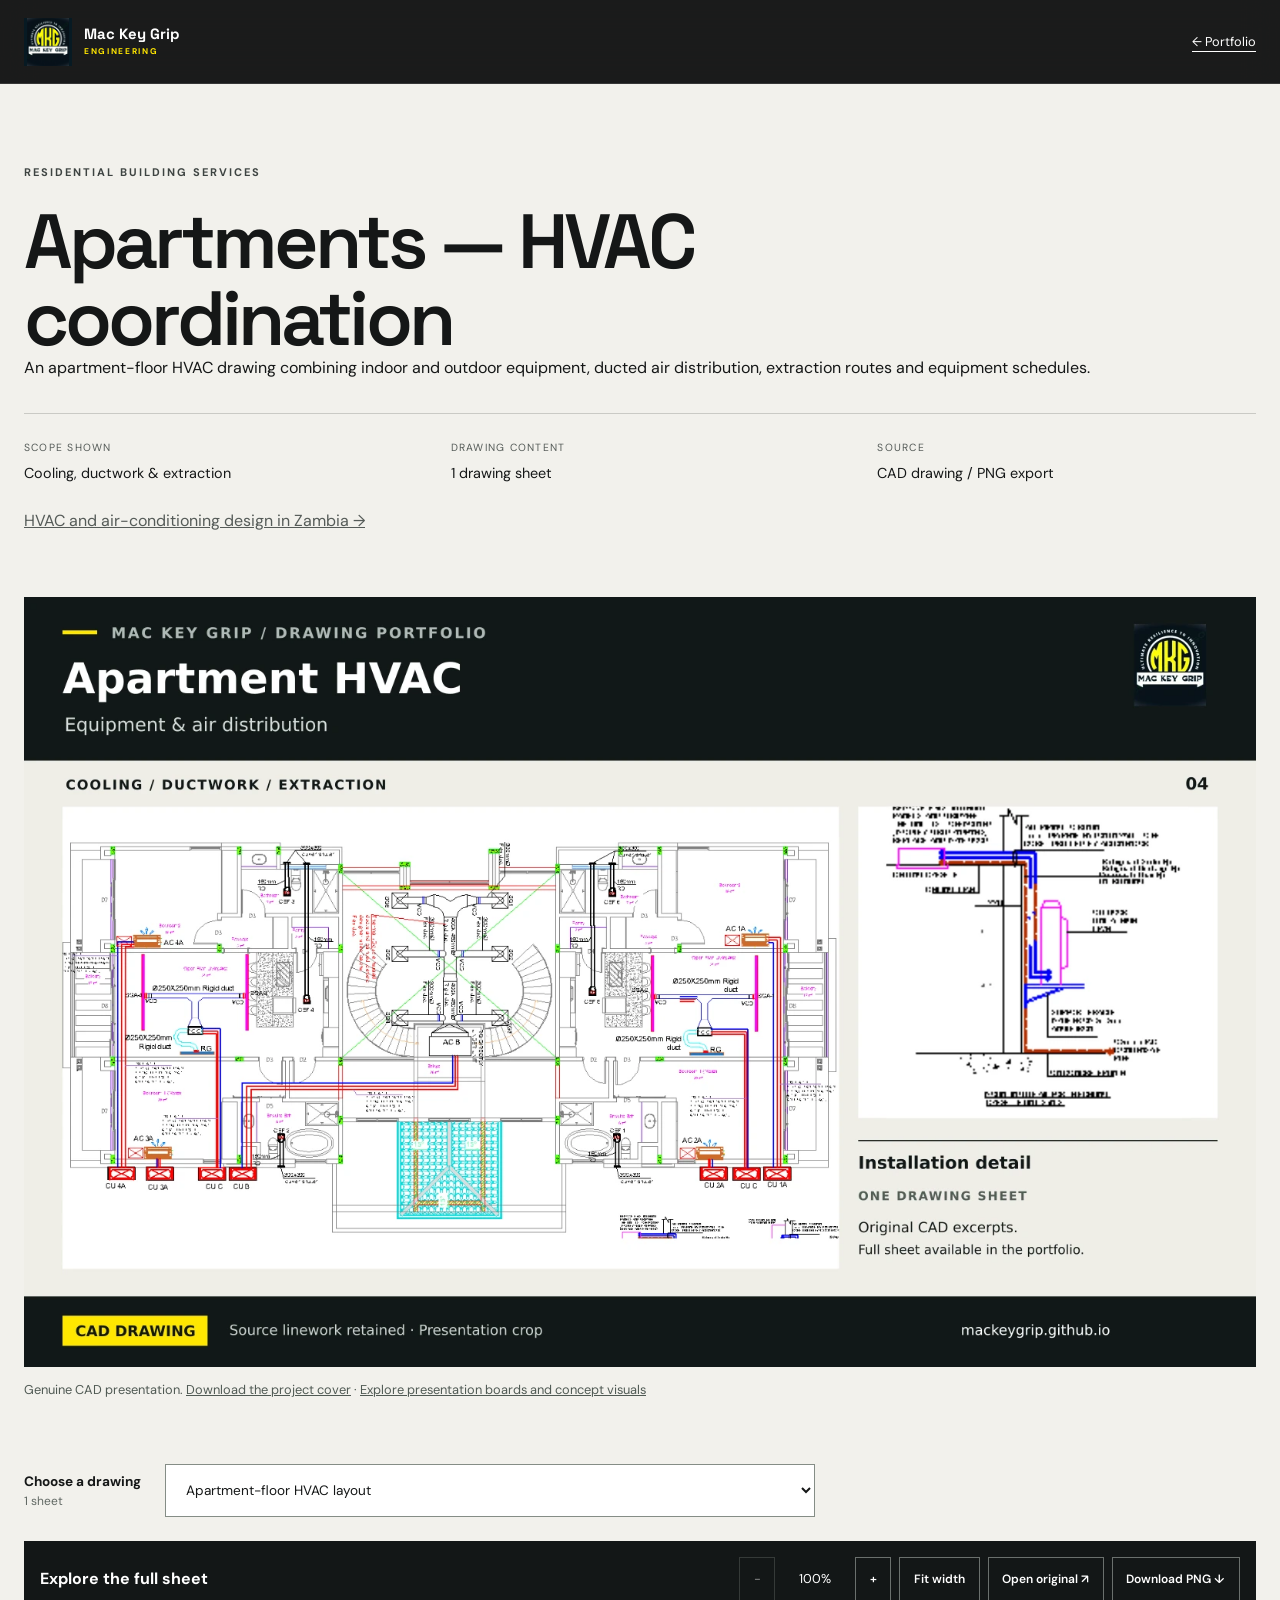
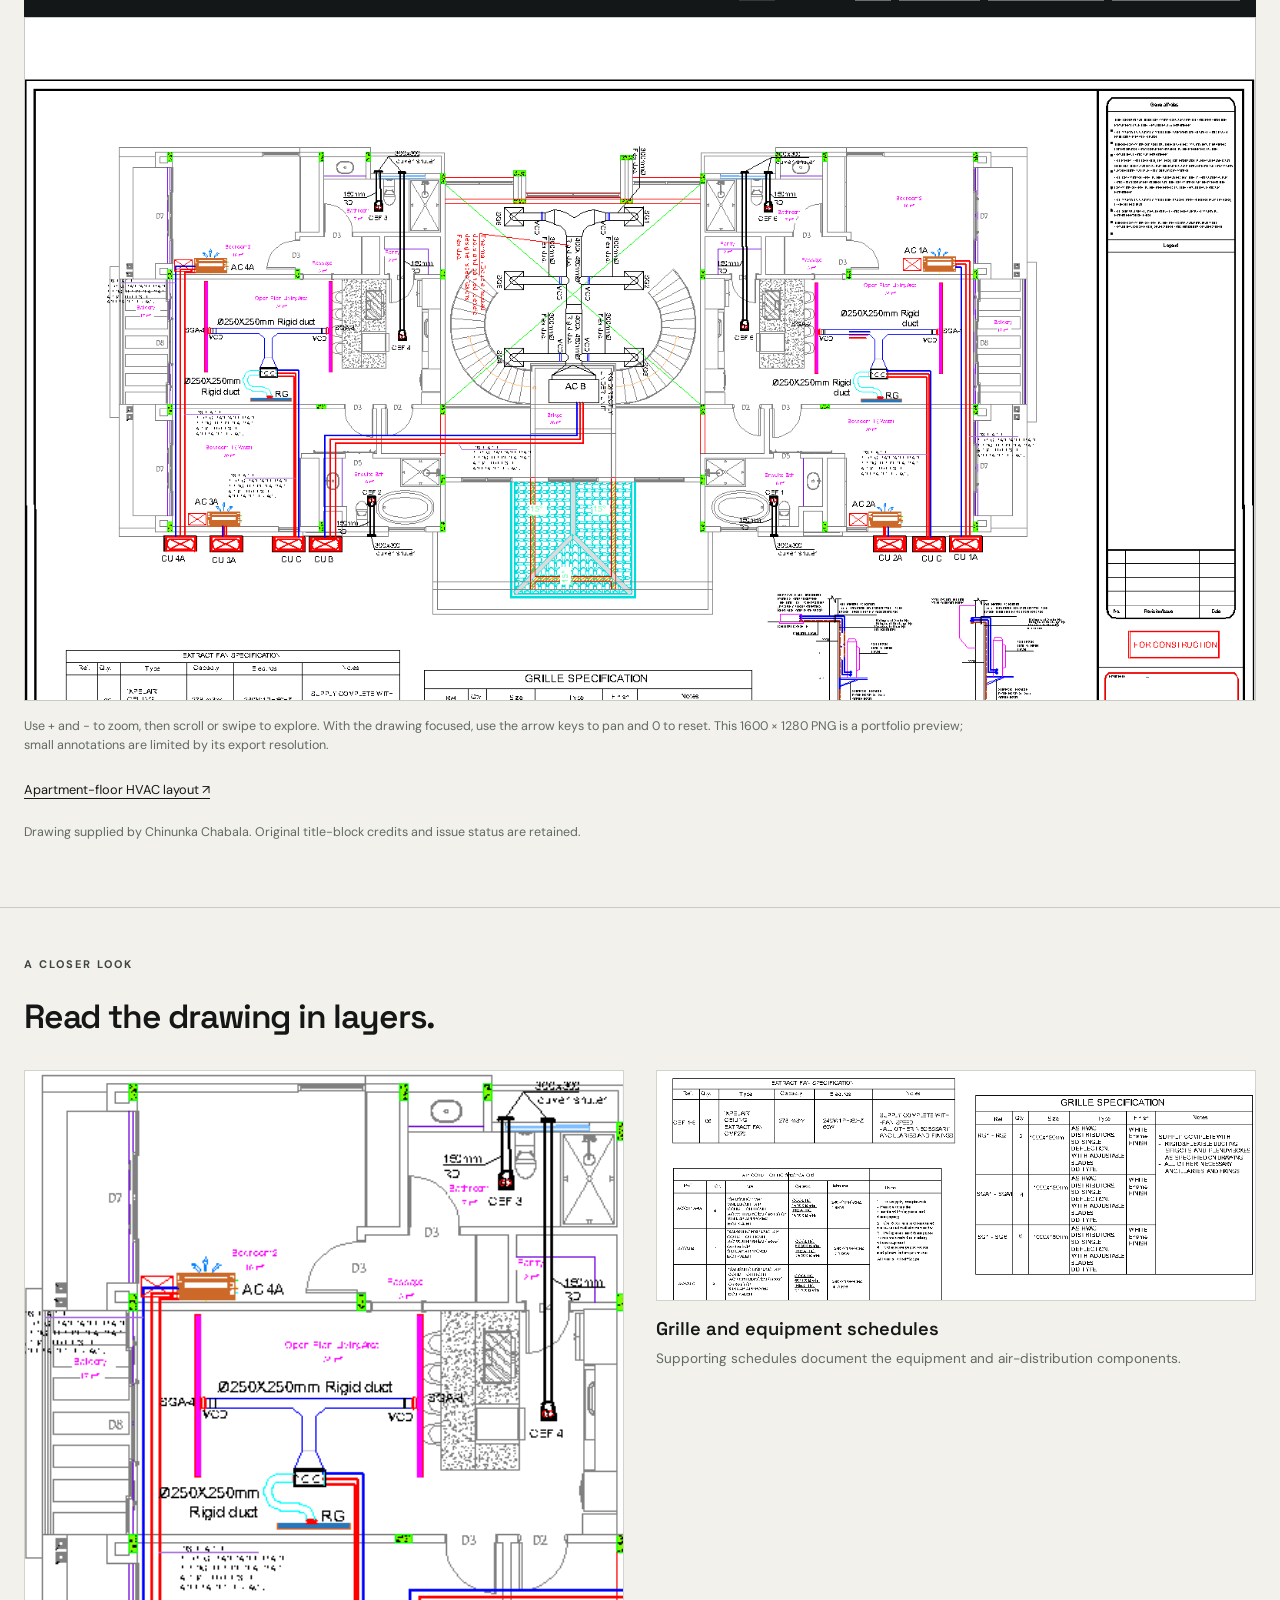
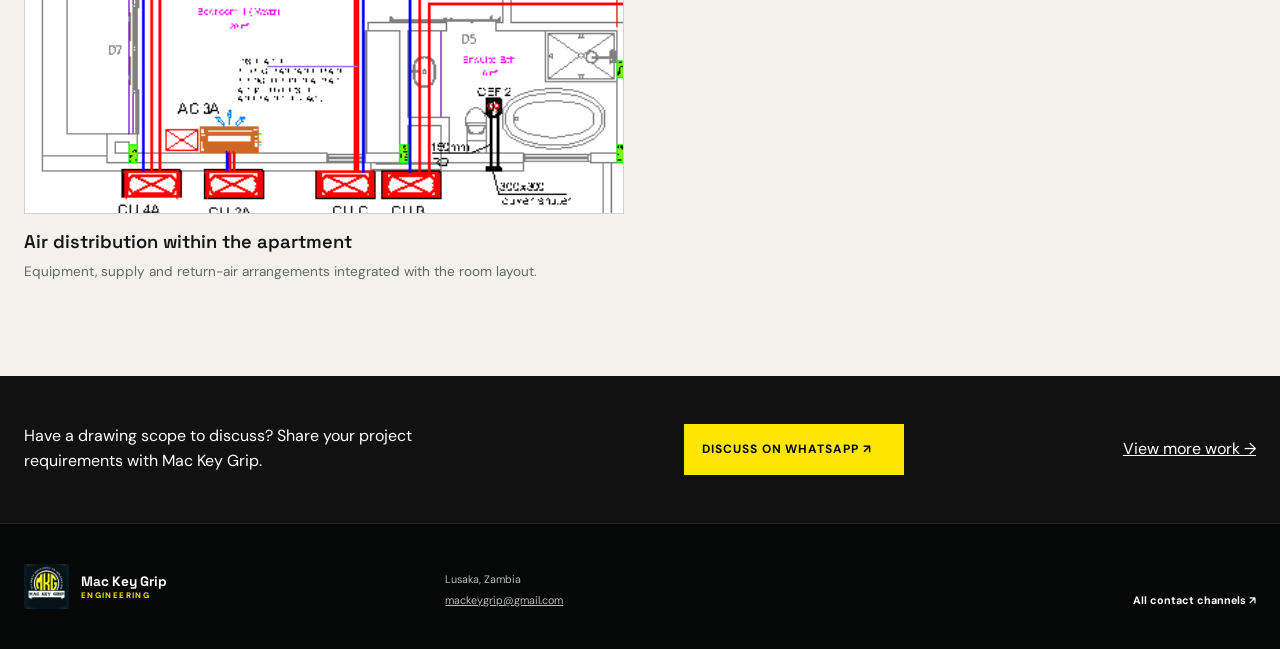
<file: projects/apartments-hvac.html>
<!doctype html>
<html lang="en">
<head>
<meta charset="utf-8"><meta name="viewport" content="width=device-width, initial-scale=1">
<title>Apartments — HVAC coordination | Mac Key Grip Engineering</title>
<meta name="description" content="An apartment-floor HVAC drawing combining indoor and outdoor equipment, ducted air distribution, extraction routes and equipment schedules.">
<meta name="theme-color" content="#0a0b0b">
<link rel="canonical" href="https://mackeygrip.github.io/projects/apartments-hvac.html">
<meta property="og:type" content="website"><meta property="og:title" content="Apartments — HVAC coordination | Mac Key Grip Engineering">
<meta property="og:description" content="An apartment-floor HVAC drawing combining indoor and outdoor equipment, ducted air distribution, extraction routes and equipment schedules.">
<meta property="og:url" content="https://mackeygrip.github.io/projects/apartments-hvac.html">
<meta property="og:image" content="https://mackeygrip.github.io/assets/projects/apartments-hvac.png">
<link rel="icon" href="../assets/brand/mac-key-grip-logo.jpg">
<link rel="preconnect" href="https://fonts.googleapis.com"><link rel="preconnect" href="https://fonts.gstatic.com" crossorigin>
<link href="https://fonts.googleapis.com/css2?family=DM+Sans:wght@400;500;600;700&amp;family=Space+Grotesk:wght@500;600;700&amp;display=swap" rel="stylesheet">
<link rel="stylesheet" href="../styles.css"><link rel="stylesheet" href="../drawings.css"><link rel="stylesheet" href="../visuals.css">
<script src="../drawings.js" defer></script>
</head>
<body class="drawing-page">
<a class="skip-link" href="#main">Skip to content</a>
<header class="site-header">
<a class="brand" href="../index.html"><img src="../assets/brand/mac-key-grip-logo.jpg" alt="Mac Key Grip company logo"><span class="brand-name">Mac Key Grip<small>Engineering</small></span></a>
<a class="back-link" href="../index.html#work">← Portfolio</a>
</header>
<main id="main">
<section class="drawing-intro">
<p class="kicker">Residential building services</p><h1>Apartments — HVAC coordination</h1><p>An apartment-floor HVAC drawing combining indoor and outdoor equipment, ducted air distribution, extraction routes and equipment schedules.</p>
<dl class="drawing-facts"><div><dt>Scope shown</dt><dd>Cooling, ductwork &amp; extraction</dd></div><div><dt>Drawing content</dt><dd>1 drawing sheet</dd></div><div><dt>Source</dt><dd>CAD drawing / PNG export</dd></div></dl>
<p class="related-service"><a href="../services/hvac-air-conditioning-design-zambia.html">HVAC and air-conditioning design in Zambia →</a></p>
</section>
<figure class="project-presentation"><img src="../assets/visuals/covers/apartments-hvac.webp" width="1600" height="1000" alt="Project cover composed from the original CAD drawing excerpts"><figcaption>Genuine CAD presentation. <a href="../assets/visuals/covers/apartments-hvac.png" download>Download the project cover</a> · <a href="../visuals.html">Explore presentation boards and concept visuals</a></figcaption></figure>
<section class="sheet-section" aria-labelledby="sheet-title">
<div class="sheet-picker"><label for="sheet-select">Choose a drawing <span>1 sheet</span></label><select id="sheet-select"><option value="../assets/projects/apartments-hvac.png" data-name="apartments-hvac.png">Apartment-floor HVAC layout</option></select></div>
<div class="sheet-toolbar"><h2 id="sheet-title">Explore the full sheet</h2>
<div class="sheet-controls" aria-label="Drawing controls">
<button type="button" data-zoom="out" aria-label="Zoom out" disabled>−</button>
<output class="zoom-value" aria-live="polite" aria-label="Drawing zoom">100%</output>
<button type="button" data-zoom="in" aria-label="Zoom in">+</button>
<button type="button" data-zoom="fit">Fit width</button>
<a href="../assets/projects/apartments-hvac.png" target="_blank" rel="noopener" data-sheet-open>Open original ↗</a>
<a href="../assets/projects/apartments-hvac.png" download="apartments-hvac.png" data-sheet-download>Download PNG ↓</a>
</div></div>
<div class="sheet-viewport" tabindex="0" role="region" aria-label="Scrollable full drawing" aria-describedby="sheet-help">
<div class="sheet-canvas"><img src="../assets/projects/apartments-hvac.png" width="1600" height="1280" alt="Apartment-floor HVAC layout — complete drawing with original title block" fetchpriority="high"></div>
</div>
<p id="sheet-help" class="sheet-help">Use + and − to zoom, then scroll or swipe to explore. With the drawing focused, use the arrow keys to pan and 0 to reset. This 1600 × 1280 PNG is a portfolio preview; small annotations are limited by its export resolution.</p>
<ul class="sheet-files" aria-label="All drawing files"><li><a href="../assets/projects/apartments-hvac.png" target="_blank" rel="noopener">Apartment-floor HVAC layout ↗</a></li></ul>
<p class="sheet-credit">Drawing supplied by Chinunka Chabala. Original title-block credits and issue status are retained.</p>
</section>
<section class="drawing-details" aria-labelledby="details-title"><p class="kicker">A closer look</p><h2 id="details-title">Read the drawing in layers.</h2>
<div class="detail-grid"><figure><div class="drawing-window" style="--crop-width:435;--crop-height:540;--crop-x:110;--crop-y:165"><img src="../assets/projects/apartments-hvac.png" width="1600" height="1280" alt="Air distribution within the apartment from the supplied drawing" loading="lazy"></div><figcaption><h3>Air distribution within the apartment</h3><p>Equipment, supply and return-air arrangements integrated with the room layout.</p></figcaption></figure>
<figure><div class="drawing-window" style="--crop-width:920;--crop-height:355;--crop-x:30;--crop-y:815"><img src="../assets/projects/apartments-hvac.png" width="1600" height="1280" alt="Grille and equipment schedules from the supplied drawing" loading="lazy"></div><figcaption><h3>Grille and equipment schedules</h3><p>Supporting schedules document the equipment and air-distribution components.</p></figcaption></figure></div>
</section>
<section class="drawing-next"><p>Have a drawing scope to discuss? Share your project requirements with Mac Key Grip.</p><a class="button button-yellow" href="https://wa.me/260770262871" target="_blank" rel="noopener">Discuss on WhatsApp ↗</a><a href="../index.html#work">View more work →</a></section>
</main>
<footer><a class="footer-brand" href="../index.html"><img src="../assets/brand/mac-key-grip-logo.jpg" alt=""><span>Mac Key Grip<strong>Engineering</strong></span></a><div><p>Lusaka, Zambia</p><a href="mailto:mackeygrip@gmail.com">mackeygrip@gmail.com</a></div><div class="footer-end"><a href="../index.html#contact">All contact channels ↗</a></div></footer>
</body></html>
</file>
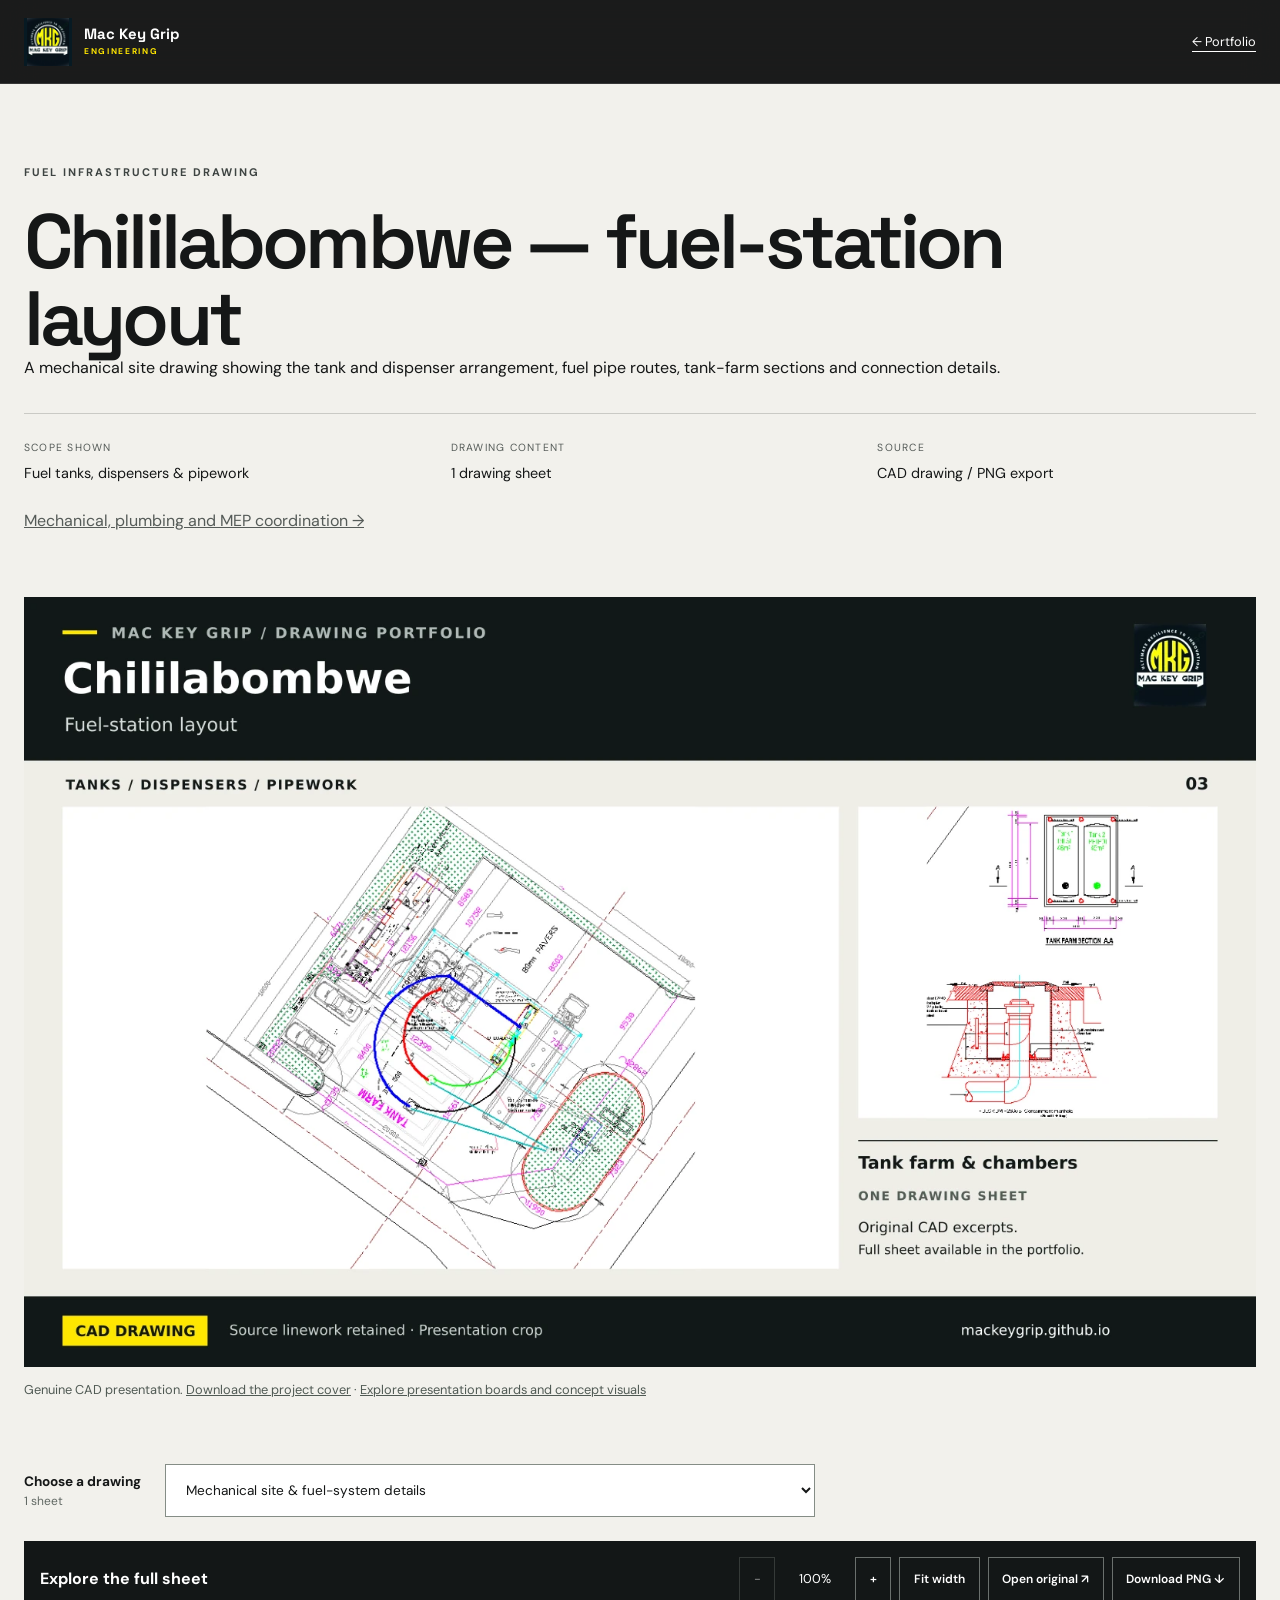
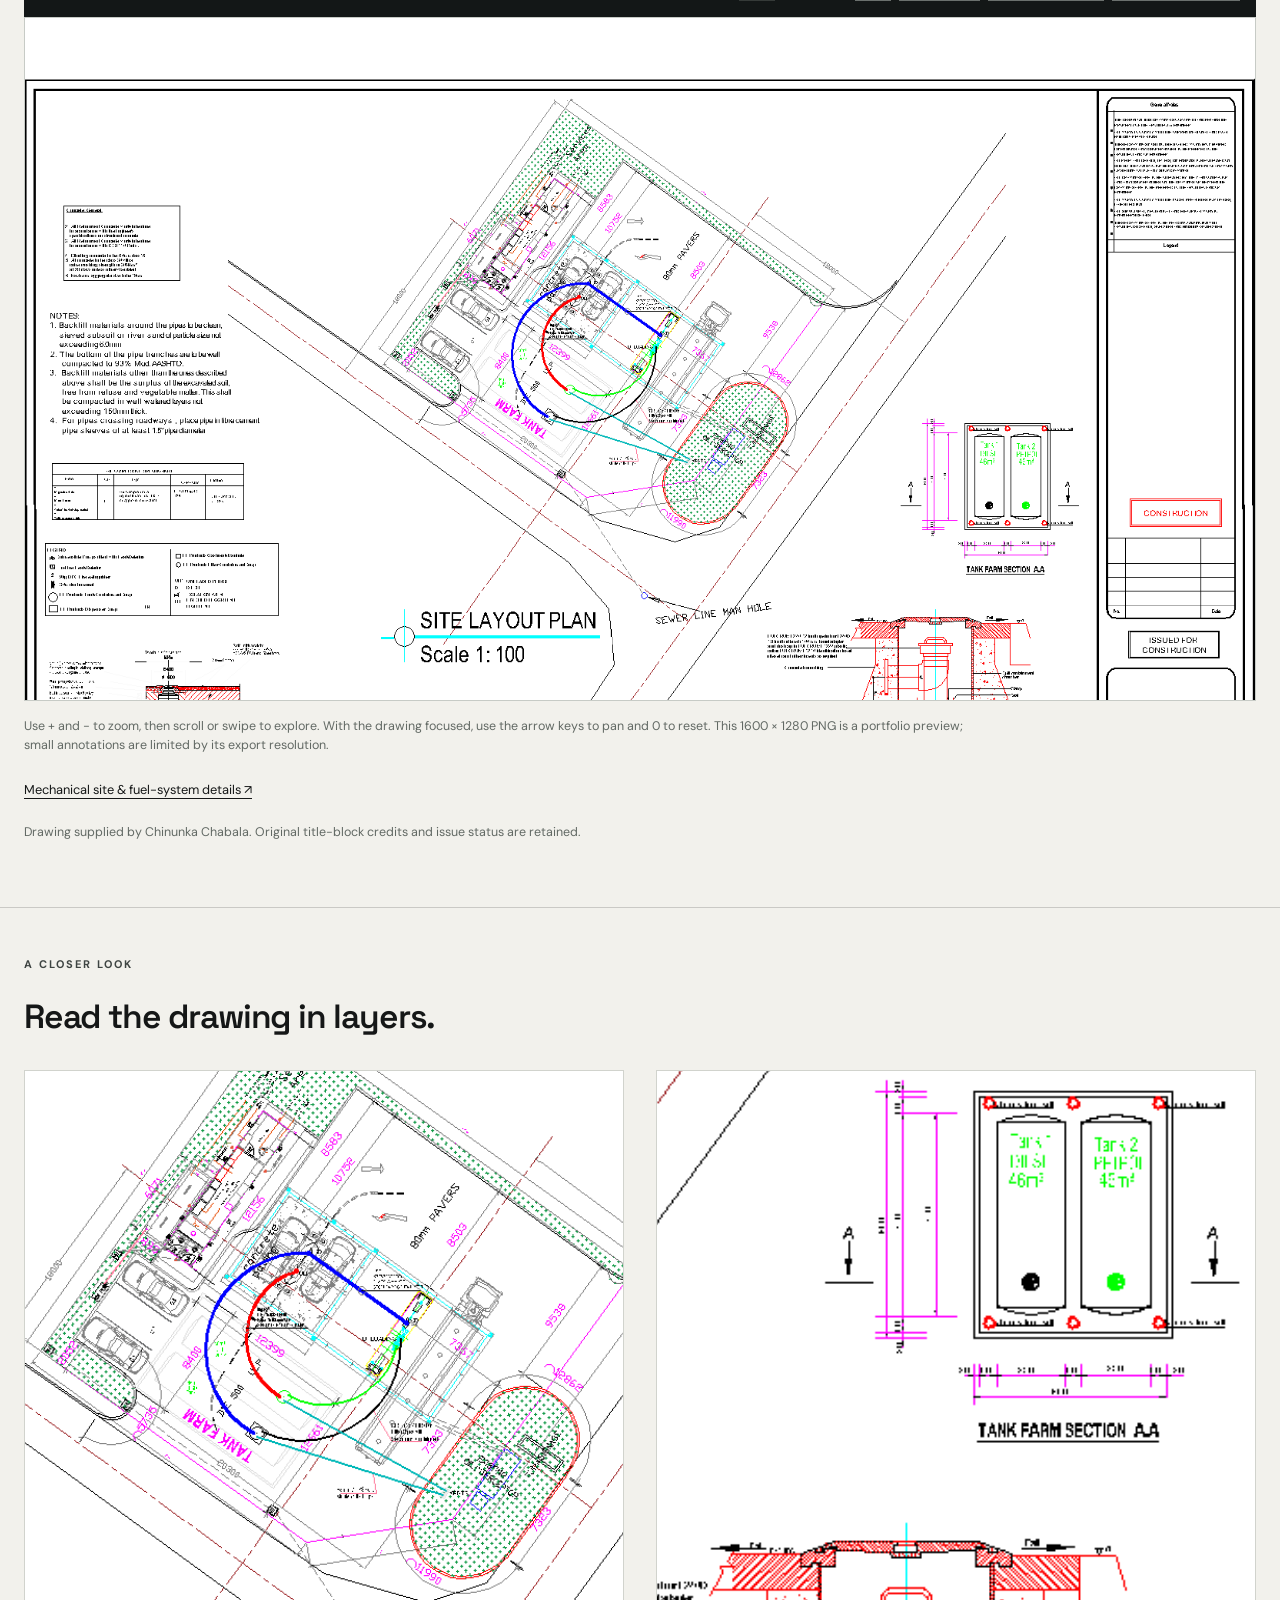
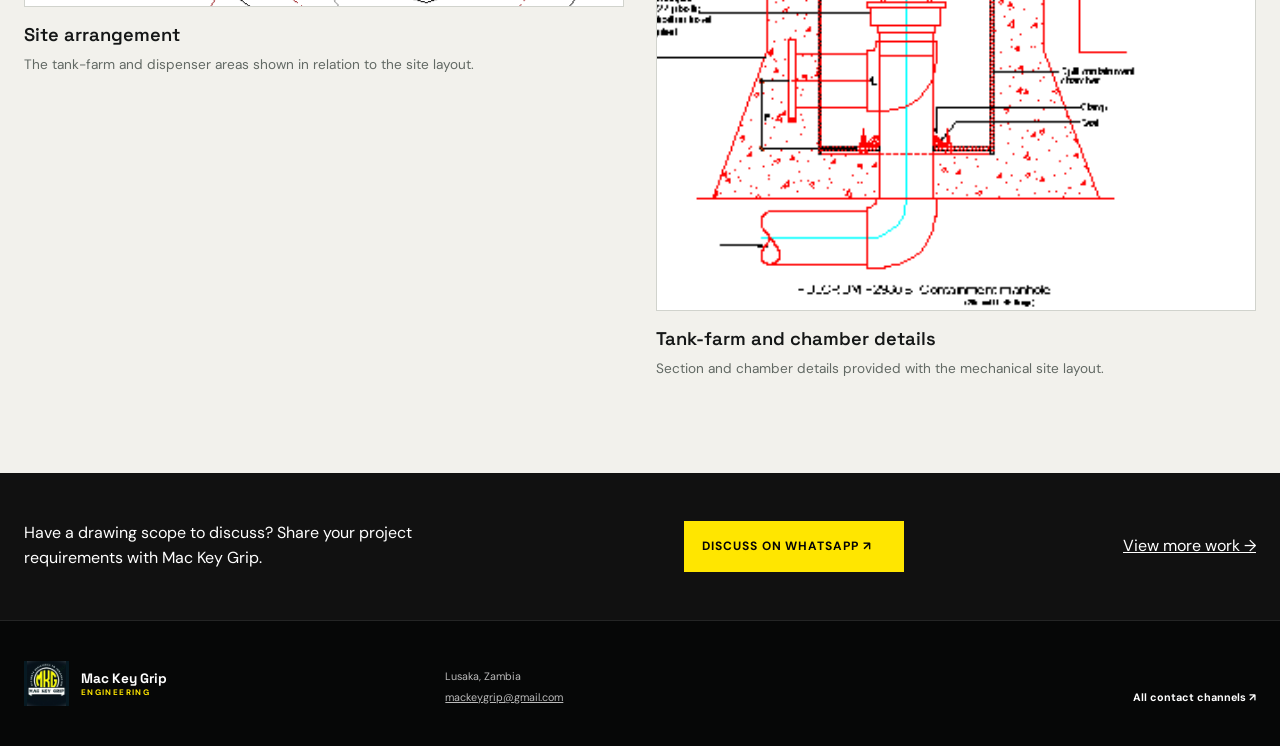
<file: projects/chililabombwe-fuel.html>
<!doctype html>
<html lang="en">
<head>
<meta charset="utf-8"><meta name="viewport" content="width=device-width, initial-scale=1">
<title>Chililabombwe — fuel-station layout | Mac Key Grip Engineering</title>
<meta name="description" content="A mechanical site drawing showing the tank and dispenser arrangement, fuel pipe routes, tank-farm sections and connection details.">
<meta name="theme-color" content="#0a0b0b">
<link rel="canonical" href="https://mackeygrip.github.io/projects/chililabombwe-fuel.html">
<meta property="og:type" content="website"><meta property="og:title" content="Chililabombwe — fuel-station layout | Mac Key Grip Engineering">
<meta property="og:description" content="A mechanical site drawing showing the tank and dispenser arrangement, fuel pipe routes, tank-farm sections and connection details.">
<meta property="og:url" content="https://mackeygrip.github.io/projects/chililabombwe-fuel.html">
<meta property="og:image" content="https://mackeygrip.github.io/assets/projects/chililabombwe-fuel.png">
<link rel="icon" href="../assets/brand/mac-key-grip-logo.jpg">
<link rel="preconnect" href="https://fonts.googleapis.com"><link rel="preconnect" href="https://fonts.gstatic.com" crossorigin>
<link href="https://fonts.googleapis.com/css2?family=DM+Sans:wght@400;500;600;700&amp;family=Space+Grotesk:wght@500;600;700&amp;display=swap" rel="stylesheet">
<link rel="stylesheet" href="../styles.css"><link rel="stylesheet" href="../drawings.css"><link rel="stylesheet" href="../visuals.css">
<script src="../drawings.js" defer></script>
</head>
<body class="drawing-page">
<a class="skip-link" href="#main">Skip to content</a>
<header class="site-header">
<a class="brand" href="../index.html"><img src="../assets/brand/mac-key-grip-logo.jpg" alt="Mac Key Grip company logo"><span class="brand-name">Mac Key Grip<small>Engineering</small></span></a>
<a class="back-link" href="../index.html#work">← Portfolio</a>
</header>
<main id="main">
<section class="drawing-intro">
<p class="kicker">Fuel infrastructure drawing</p><h1>Chililabombwe — fuel-station layout</h1><p>A mechanical site drawing showing the tank and dispenser arrangement, fuel pipe routes, tank-farm sections and connection details.</p>
<dl class="drawing-facts"><div><dt>Scope shown</dt><dd>Fuel tanks, dispensers &amp; pipework</dd></div><div><dt>Drawing content</dt><dd>1 drawing sheet</dd></div><div><dt>Source</dt><dd>CAD drawing / PNG export</dd></div></dl>
<p class="related-service"><a href="../services/mep-design-coordination-zambia.html">Mechanical, plumbing and MEP coordination →</a></p>
</section>
<figure class="project-presentation"><img src="../assets/visuals/covers/chililabombwe-fuel.webp" width="1600" height="1000" alt="Project cover composed from the original CAD drawing excerpts"><figcaption>Genuine CAD presentation. <a href="../assets/visuals/covers/chililabombwe-fuel.png" download>Download the project cover</a> · <a href="../visuals.html">Explore presentation boards and concept visuals</a></figcaption></figure>
<section class="sheet-section" aria-labelledby="sheet-title">
<div class="sheet-picker"><label for="sheet-select">Choose a drawing <span>1 sheet</span></label><select id="sheet-select"><option value="../assets/projects/chililabombwe-fuel.png" data-name="chililabombwe-fuel.png">Mechanical site &amp; fuel-system details</option></select></div>
<div class="sheet-toolbar"><h2 id="sheet-title">Explore the full sheet</h2>
<div class="sheet-controls" aria-label="Drawing controls">
<button type="button" data-zoom="out" aria-label="Zoom out" disabled>−</button>
<output class="zoom-value" aria-live="polite" aria-label="Drawing zoom">100%</output>
<button type="button" data-zoom="in" aria-label="Zoom in">+</button>
<button type="button" data-zoom="fit">Fit width</button>
<a href="../assets/projects/chililabombwe-fuel.png" target="_blank" rel="noopener" data-sheet-open>Open original ↗</a>
<a href="../assets/projects/chililabombwe-fuel.png" download="chililabombwe-fuel.png" data-sheet-download>Download PNG ↓</a>
</div></div>
<div class="sheet-viewport" tabindex="0" role="region" aria-label="Scrollable full drawing" aria-describedby="sheet-help">
<div class="sheet-canvas"><img src="../assets/projects/chililabombwe-fuel.png" width="1600" height="1280" alt="Mechanical site &amp; fuel-system details — complete drawing with original title block" fetchpriority="high"></div>
</div>
<p id="sheet-help" class="sheet-help">Use + and − to zoom, then scroll or swipe to explore. With the drawing focused, use the arrow keys to pan and 0 to reset. This 1600 × 1280 PNG is a portfolio preview; small annotations are limited by its export resolution.</p>
<ul class="sheet-files" aria-label="All drawing files"><li><a href="../assets/projects/chililabombwe-fuel.png" target="_blank" rel="noopener">Mechanical site &amp; fuel-system details ↗</a></li></ul>
<p class="sheet-credit">Drawing supplied by Chinunka Chabala. Original title-block credits and issue status are retained.</p>
</section>
<section class="drawing-details" aria-labelledby="details-title"><p class="kicker">A closer look</p><h2 id="details-title">Read the drawing in layers.</h2>
<div class="detail-grid"><figure><div class="drawing-window" style="--crop-width:575;--crop-height:515;--crop-x:460;--crop-y:170"><img src="../assets/projects/chililabombwe-fuel.png" width="1600" height="1280" alt="Site arrangement from the supplied drawing" loading="lazy"></div><figcaption><h3>Site arrangement</h3><p>The tank-farm and dispenser areas shown in relation to the site layout.</p></figcaption></figure>
<figure><div class="drawing-window" style="--crop-width:335;--crop-height:470;--crop-x:1045;--crop-y:515"><img src="../assets/projects/chililabombwe-fuel.png" width="1600" height="1280" alt="Tank-farm and chamber details from the supplied drawing" loading="lazy"></div><figcaption><h3>Tank-farm and chamber details</h3><p>Section and chamber details provided with the mechanical site layout.</p></figcaption></figure></div>
</section>
<section class="drawing-next"><p>Have a drawing scope to discuss? Share your project requirements with Mac Key Grip.</p><a class="button button-yellow" href="https://wa.me/260770262871" target="_blank" rel="noopener">Discuss on WhatsApp ↗</a><a href="../index.html#work">View more work →</a></section>
</main>
<footer><a class="footer-brand" href="../index.html"><img src="../assets/brand/mac-key-grip-logo.jpg" alt=""><span>Mac Key Grip<strong>Engineering</strong></span></a><div><p>Lusaka, Zambia</p><a href="mailto:mackeygrip@gmail.com">mackeygrip@gmail.com</a></div><div class="footer-end"><a href="../index.html#contact">All contact channels ↗</a></div></footer>
</body></html>
</file>
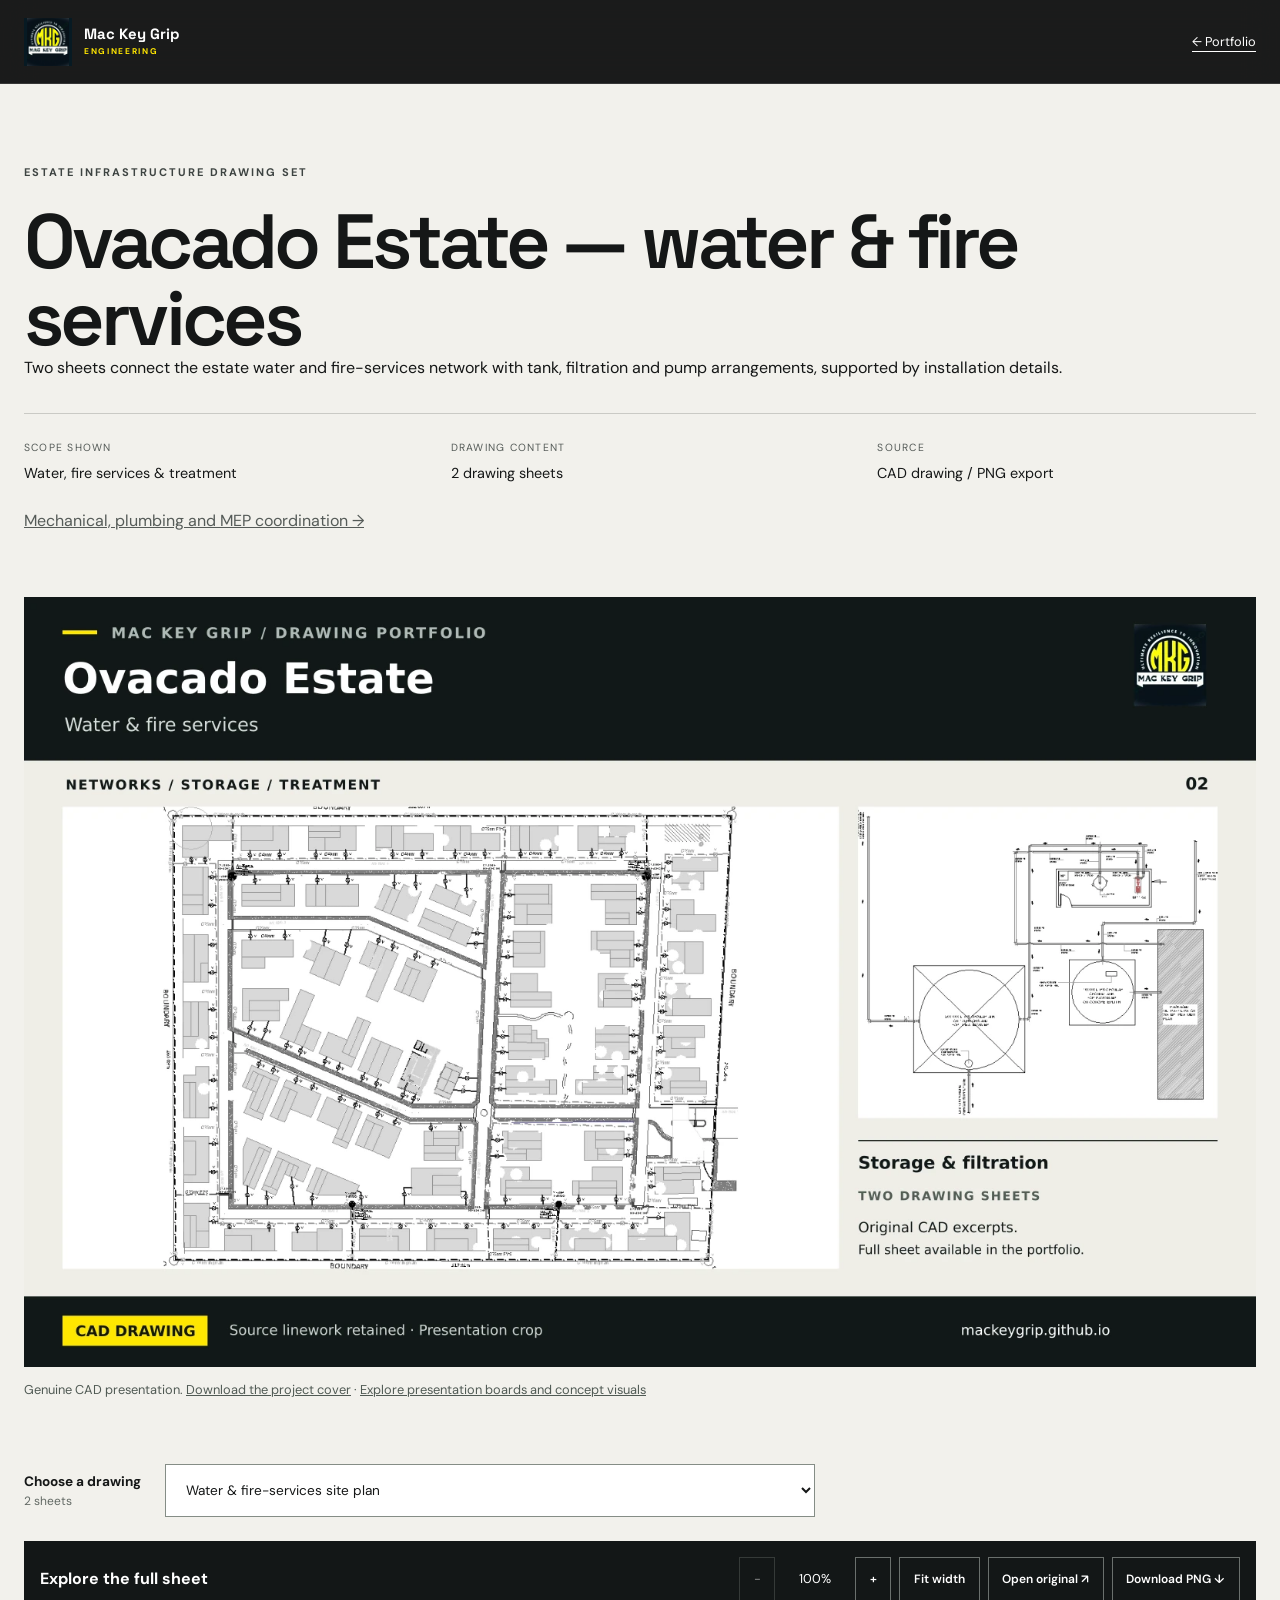
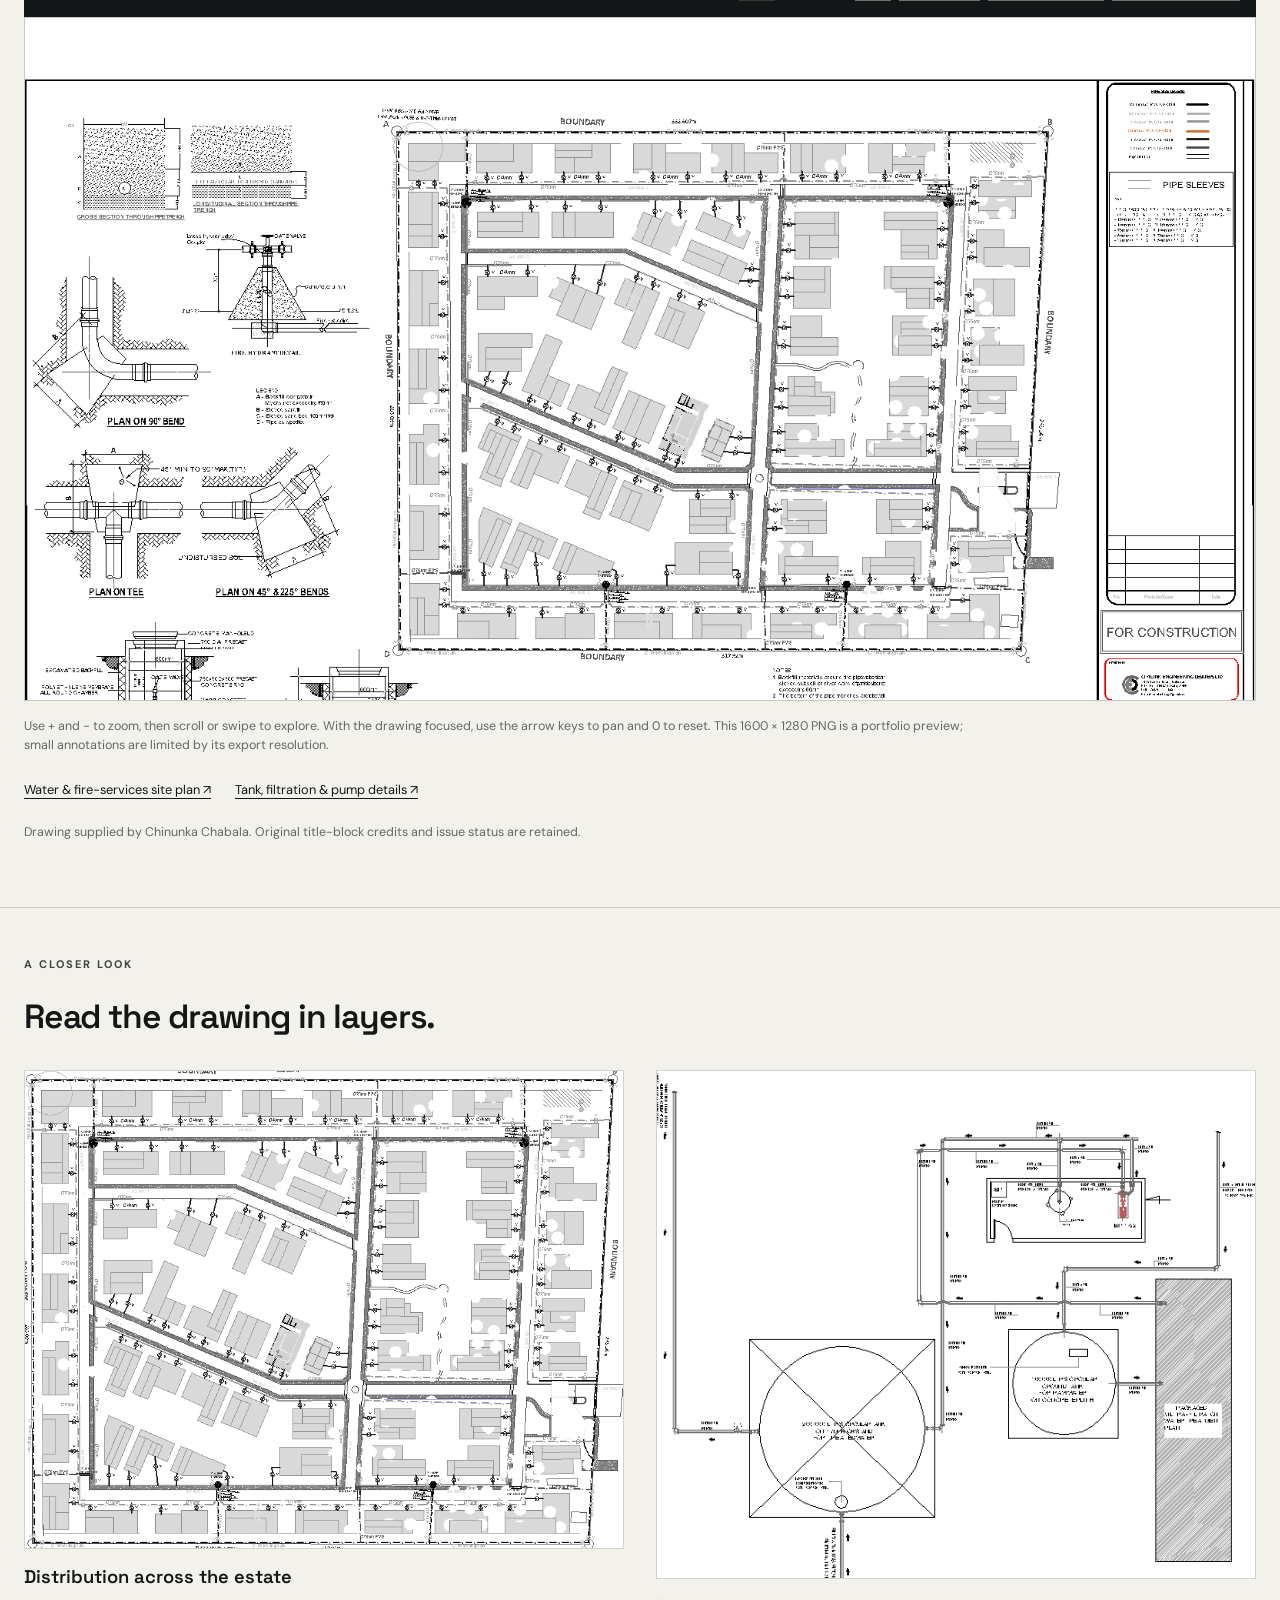
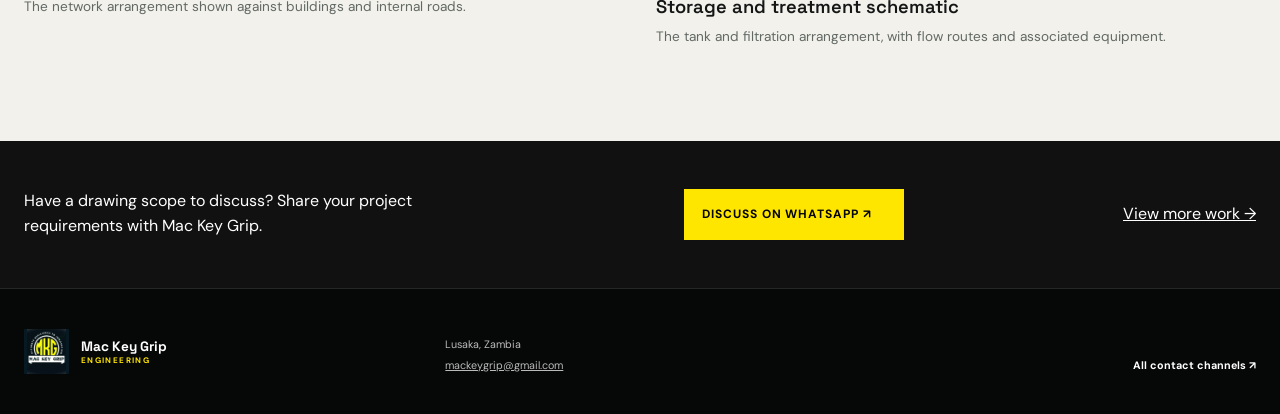
<file: projects/estate-water-fire.html>
<!doctype html>
<html lang="en">
<head>
<meta charset="utf-8"><meta name="viewport" content="width=device-width, initial-scale=1">
<title>Ovacado Estate — water &amp; fire services | Mac Key Grip Engineering</title>
<meta name="description" content="Two sheets connect the estate water and fire-services network with tank, filtration and pump arrangements, supported by installation details.">
<meta name="theme-color" content="#0a0b0b">
<link rel="canonical" href="https://mackeygrip.github.io/projects/estate-water-fire.html">
<meta property="og:type" content="website"><meta property="og:title" content="Ovacado Estate — water &amp; fire services | Mac Key Grip Engineering">
<meta property="og:description" content="Two sheets connect the estate water and fire-services network with tank, filtration and pump arrangements, supported by installation details.">
<meta property="og:url" content="https://mackeygrip.github.io/projects/estate-water-fire.html">
<meta property="og:image" content="https://mackeygrip.github.io/assets/projects/estate-water-fire.png">
<link rel="icon" href="../assets/brand/mac-key-grip-logo.jpg">
<link rel="preconnect" href="https://fonts.googleapis.com"><link rel="preconnect" href="https://fonts.gstatic.com" crossorigin>
<link href="https://fonts.googleapis.com/css2?family=DM+Sans:wght@400;500;600;700&amp;family=Space+Grotesk:wght@500;600;700&amp;display=swap" rel="stylesheet">
<link rel="stylesheet" href="../styles.css"><link rel="stylesheet" href="../drawings.css"><link rel="stylesheet" href="../visuals.css">
<script src="../drawings.js" defer></script>
</head>
<body class="drawing-page">
<a class="skip-link" href="#main">Skip to content</a>
<header class="site-header">
<a class="brand" href="../index.html"><img src="../assets/brand/mac-key-grip-logo.jpg" alt="Mac Key Grip company logo"><span class="brand-name">Mac Key Grip<small>Engineering</small></span></a>
<a class="back-link" href="../index.html#work">← Portfolio</a>
</header>
<main id="main">
<section class="drawing-intro">
<p class="kicker">Estate infrastructure drawing set</p><h1>Ovacado Estate — water &amp; fire services</h1><p>Two sheets connect the estate water and fire-services network with tank, filtration and pump arrangements, supported by installation details.</p>
<dl class="drawing-facts"><div><dt>Scope shown</dt><dd>Water, fire services &amp; treatment</dd></div><div><dt>Drawing content</dt><dd>2 drawing sheets</dd></div><div><dt>Source</dt><dd>CAD drawing / PNG export</dd></div></dl>
<p class="related-service"><a href="../services/mep-design-coordination-zambia.html">Mechanical, plumbing and MEP coordination →</a></p>
</section>
<figure class="project-presentation"><img src="../assets/visuals/covers/estate-water-fire.webp" width="1600" height="1000" alt="Project cover composed from the original CAD drawing excerpts"><figcaption>Genuine CAD presentation. <a href="../assets/visuals/covers/estate-water-fire.png" download>Download the project cover</a> · <a href="../visuals.html">Explore presentation boards and concept visuals</a></figcaption></figure>
<section class="sheet-section" aria-labelledby="sheet-title">
<div class="sheet-picker"><label for="sheet-select">Choose a drawing <span>2 sheets</span></label><select id="sheet-select"><option value="../assets/projects/estate-water-fire.png" data-name="estate-water-fire.png">Water &amp; fire-services site plan</option><option value="../assets/projects/estate-water-treatment.png" data-name="estate-water-treatment.png">Tank, filtration &amp; pump details</option></select></div>
<div class="sheet-toolbar"><h2 id="sheet-title">Explore the full sheet</h2>
<div class="sheet-controls" aria-label="Drawing controls">
<button type="button" data-zoom="out" aria-label="Zoom out" disabled>−</button>
<output class="zoom-value" aria-live="polite" aria-label="Drawing zoom">100%</output>
<button type="button" data-zoom="in" aria-label="Zoom in">+</button>
<button type="button" data-zoom="fit">Fit width</button>
<a href="../assets/projects/estate-water-fire.png" target="_blank" rel="noopener" data-sheet-open>Open original ↗</a>
<a href="../assets/projects/estate-water-fire.png" download="estate-water-fire.png" data-sheet-download>Download PNG ↓</a>
</div></div>
<div class="sheet-viewport" tabindex="0" role="region" aria-label="Scrollable full drawing" aria-describedby="sheet-help">
<div class="sheet-canvas"><img src="../assets/projects/estate-water-fire.png" width="1600" height="1280" alt="Water &amp; fire-services site plan — complete drawing with original title block" fetchpriority="high"></div>
</div>
<p id="sheet-help" class="sheet-help">Use + and − to zoom, then scroll or swipe to explore. With the drawing focused, use the arrow keys to pan and 0 to reset. This 1600 × 1280 PNG is a portfolio preview; small annotations are limited by its export resolution.</p>
<ul class="sheet-files" aria-label="All drawing files"><li><a href="../assets/projects/estate-water-fire.png" target="_blank" rel="noopener">Water &amp; fire-services site plan ↗</a></li><li><a href="../assets/projects/estate-water-treatment.png" target="_blank" rel="noopener">Tank, filtration &amp; pump details ↗</a></li></ul>
<p class="sheet-credit">Drawing supplied by Chinunka Chabala. Original title-block credits and issue status are retained.</p>
</section>
<section class="drawing-details" aria-labelledby="details-title"><p class="kicker">A closer look</p><h2 id="details-title">Read the drawing in layers.</h2>
<div class="detail-grid"><figure><div class="drawing-window" style="--crop-width:870;--crop-height:695;--crop-x:475;--crop-y:135"><img src="../assets/projects/estate-water-fire.png" width="1600" height="1280" alt="Distribution across the estate from the supplied drawing" loading="lazy"></div><figcaption><h3>Distribution across the estate</h3><p>The network arrangement shown against buildings and internal roads.</p></figcaption></figure>
<figure><div class="drawing-window" style="--crop-width:665;--crop-height:565;--crop-x:25;--crop-y:160"><img src="../assets/projects/estate-water-treatment.png" width="1600" height="1280" alt="Storage and treatment schematic from the supplied drawing" loading="lazy"></div><figcaption><h3>Storage and treatment schematic</h3><p>The tank and filtration arrangement, with flow routes and associated equipment.</p></figcaption></figure></div>
</section>
<section class="drawing-next"><p>Have a drawing scope to discuss? Share your project requirements with Mac Key Grip.</p><a class="button button-yellow" href="https://wa.me/260770262871" target="_blank" rel="noopener">Discuss on WhatsApp ↗</a><a href="../index.html#work">View more work →</a></section>
</main>
<footer><a class="footer-brand" href="../index.html"><img src="../assets/brand/mac-key-grip-logo.jpg" alt=""><span>Mac Key Grip<strong>Engineering</strong></span></a><div><p>Lusaka, Zambia</p><a href="mailto:mackeygrip@gmail.com">mackeygrip@gmail.com</a></div><div class="footer-end"><a href="../index.html#contact">All contact channels ↗</a></div></footer>
</body></html>
</file>
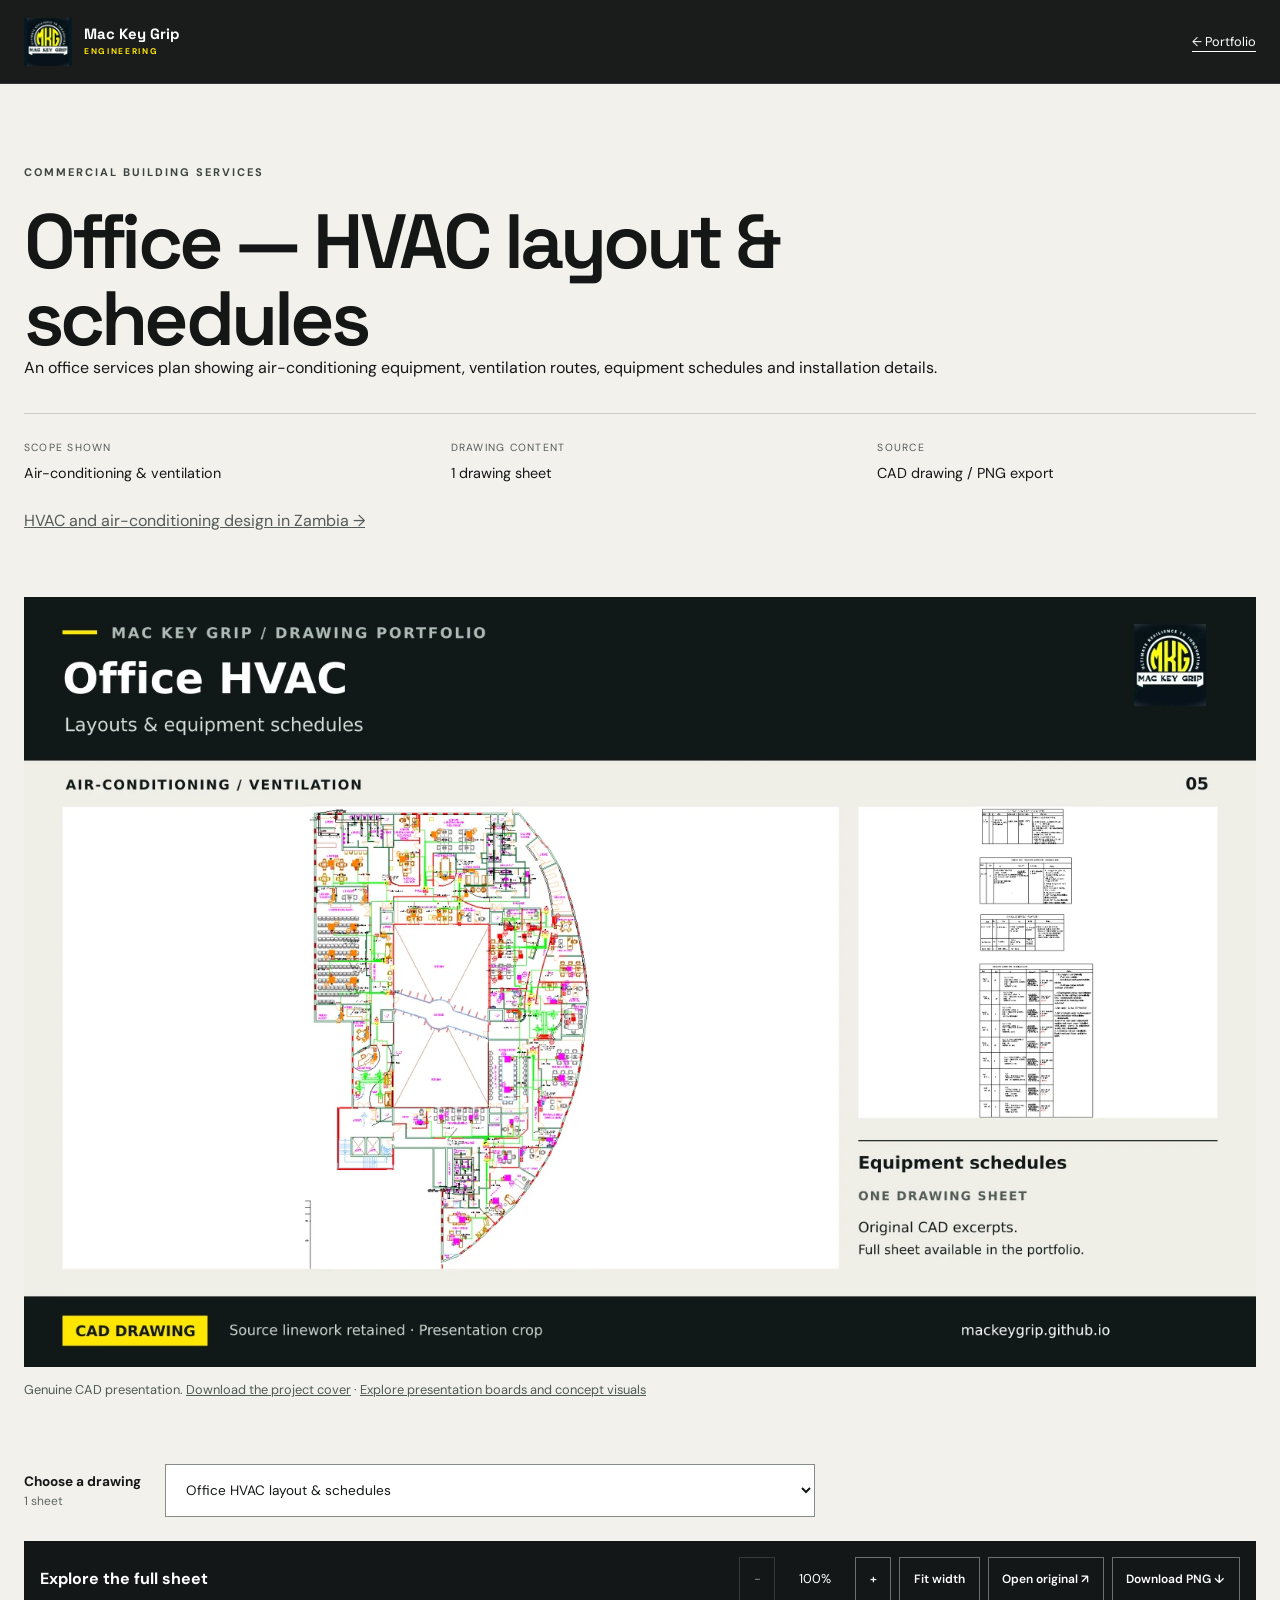
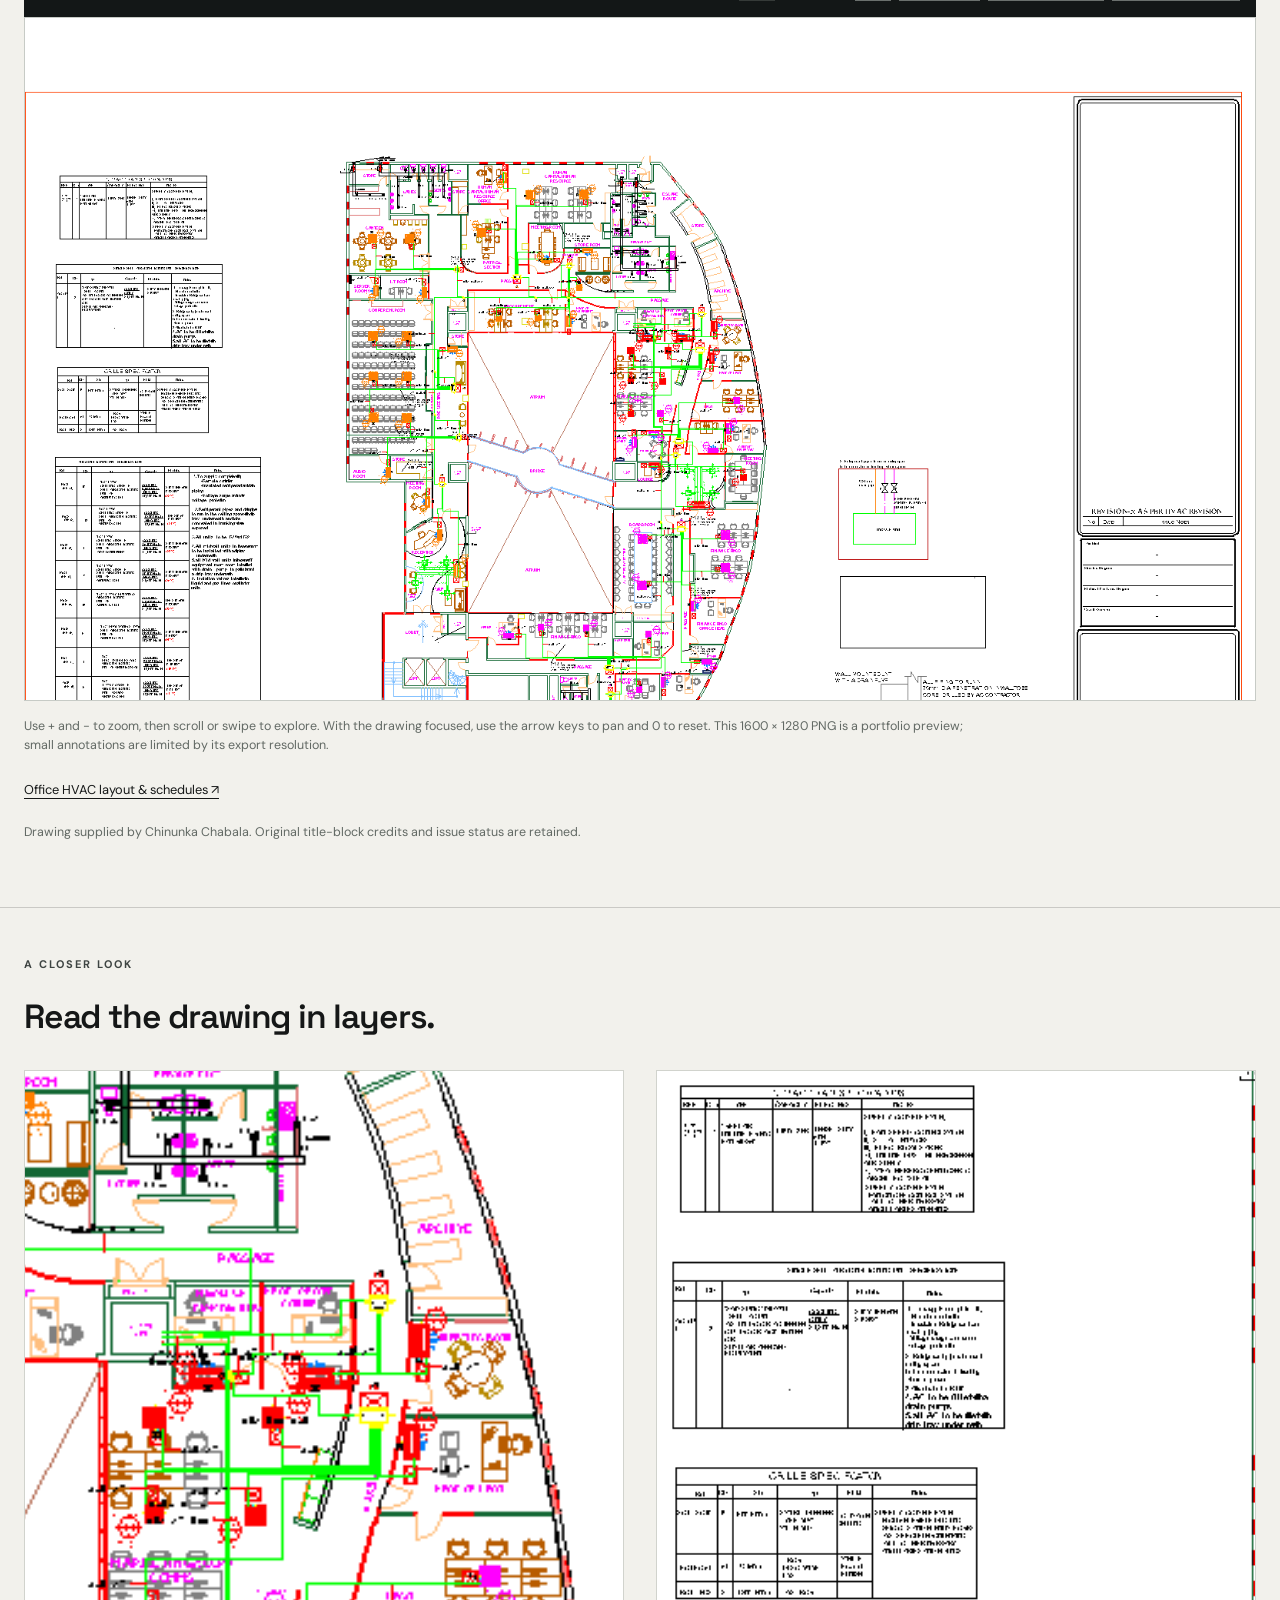
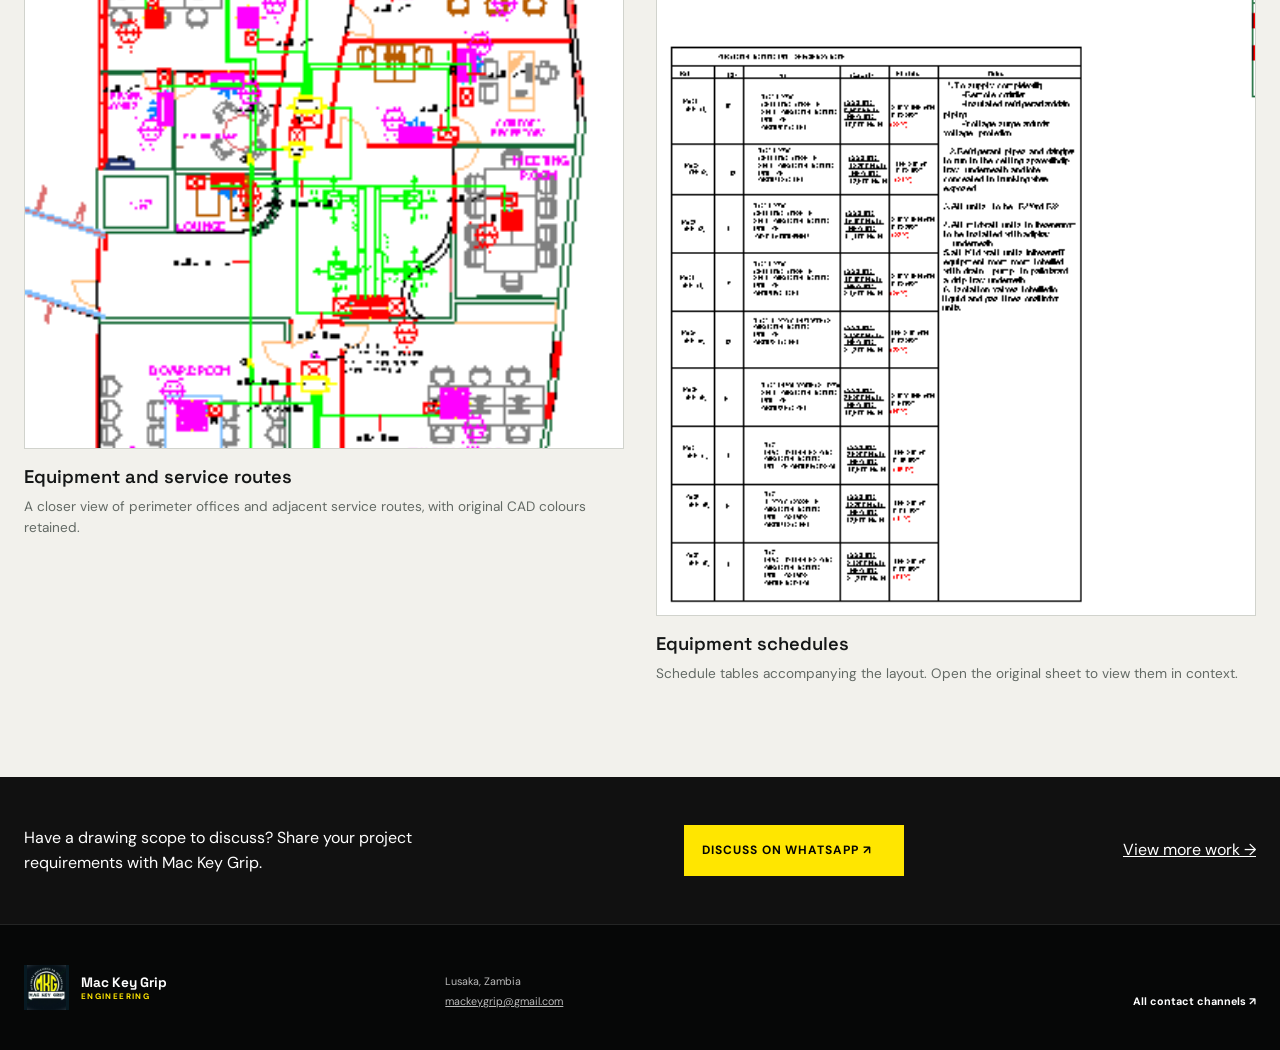
<file: projects/office-hvac.html>
<!doctype html>
<html lang="en">
<head>
<meta charset="utf-8"><meta name="viewport" content="width=device-width, initial-scale=1">
<title>Office — HVAC layout &amp; schedules | Mac Key Grip Engineering</title>
<meta name="description" content="An office services plan showing air-conditioning equipment, ventilation routes, equipment schedules and installation details.">
<meta name="theme-color" content="#0a0b0b">
<link rel="canonical" href="https://mackeygrip.github.io/projects/office-hvac.html">
<meta property="og:type" content="website"><meta property="og:title" content="Office — HVAC layout &amp; schedules | Mac Key Grip Engineering">
<meta property="og:description" content="An office services plan showing air-conditioning equipment, ventilation routes, equipment schedules and installation details.">
<meta property="og:url" content="https://mackeygrip.github.io/projects/office-hvac.html">
<meta property="og:image" content="https://mackeygrip.github.io/assets/projects/office-hvac.png">
<link rel="icon" href="../assets/brand/mac-key-grip-logo.jpg">
<link rel="preconnect" href="https://fonts.googleapis.com"><link rel="preconnect" href="https://fonts.gstatic.com" crossorigin>
<link href="https://fonts.googleapis.com/css2?family=DM+Sans:wght@400;500;600;700&amp;family=Space+Grotesk:wght@500;600;700&amp;display=swap" rel="stylesheet">
<link rel="stylesheet" href="../styles.css"><link rel="stylesheet" href="../drawings.css"><link rel="stylesheet" href="../visuals.css">
<script src="../drawings.js" defer></script>
</head>
<body class="drawing-page">
<a class="skip-link" href="#main">Skip to content</a>
<header class="site-header">
<a class="brand" href="../index.html"><img src="../assets/brand/mac-key-grip-logo.jpg" alt="Mac Key Grip company logo"><span class="brand-name">Mac Key Grip<small>Engineering</small></span></a>
<a class="back-link" href="../index.html#work">← Portfolio</a>
</header>
<main id="main">
<section class="drawing-intro">
<p class="kicker">Commercial building services</p><h1>Office — HVAC layout &amp; schedules</h1><p>An office services plan showing air-conditioning equipment, ventilation routes, equipment schedules and installation details.</p>
<dl class="drawing-facts"><div><dt>Scope shown</dt><dd>Air-conditioning &amp; ventilation</dd></div><div><dt>Drawing content</dt><dd>1 drawing sheet</dd></div><div><dt>Source</dt><dd>CAD drawing / PNG export</dd></div></dl>
<p class="related-service"><a href="../services/hvac-air-conditioning-design-zambia.html">HVAC and air-conditioning design in Zambia →</a></p>
</section>
<figure class="project-presentation"><img src="../assets/visuals/covers/office-hvac.webp" width="1600" height="1000" alt="Project cover composed from the original CAD drawing excerpts"><figcaption>Genuine CAD presentation. <a href="../assets/visuals/covers/office-hvac.png" download>Download the project cover</a> · <a href="../visuals.html">Explore presentation boards and concept visuals</a></figcaption></figure>
<section class="sheet-section" aria-labelledby="sheet-title">
<div class="sheet-picker"><label for="sheet-select">Choose a drawing <span>1 sheet</span></label><select id="sheet-select"><option value="../assets/projects/office-hvac.png" data-name="office-hvac.png">Office HVAC layout &amp; schedules</option></select></div>
<div class="sheet-toolbar"><h2 id="sheet-title">Explore the full sheet</h2>
<div class="sheet-controls" aria-label="Drawing controls">
<button type="button" data-zoom="out" aria-label="Zoom out" disabled>−</button>
<output class="zoom-value" aria-live="polite" aria-label="Drawing zoom">100%</output>
<button type="button" data-zoom="in" aria-label="Zoom in">+</button>
<button type="button" data-zoom="fit">Fit width</button>
<a href="../assets/projects/office-hvac.png" target="_blank" rel="noopener" data-sheet-open>Open original ↗</a>
<a href="../assets/projects/office-hvac.png" download="office-hvac.png" data-sheet-download>Download PNG ↓</a>
</div></div>
<div class="sheet-viewport" tabindex="0" role="region" aria-label="Scrollable full drawing" aria-describedby="sheet-help">
<div class="sheet-canvas"><img src="../assets/projects/office-hvac.png" width="1600" height="1280" alt="Office HVAC layout &amp; schedules — complete drawing with original title block" fetchpriority="high"></div>
</div>
<p id="sheet-help" class="sheet-help">Use + and − to zoom, then scroll or swipe to explore. With the drawing focused, use the arrow keys to pan and 0 to reset. This 1600 × 1280 PNG is a portfolio preview; small annotations are limited by its export resolution.</p>
<ul class="sheet-files" aria-label="All drawing files"><li><a href="../assets/projects/office-hvac.png" target="_blank" rel="noopener">Office HVAC layout &amp; schedules ↗</a></li></ul>
<p class="sheet-credit">Drawing supplied by Chinunka Chabala. Original title-block credits and issue status are retained.</p>
</section>
<section class="drawing-details" aria-labelledby="details-title"><p class="kicker">A closer look</p><h2 id="details-title">Read the drawing in layers.</h2>
<div class="detail-grid"><figure><div class="drawing-window" style="--crop-width:245;--crop-height:400;--crop-x:735;--crop-y:290"><img src="../assets/projects/office-hvac.png" width="1600" height="1280" alt="Equipment and service routes from the supplied drawing" loading="lazy"></div><figcaption><h3>Equipment and service routes</h3><p>A closer view of perimeter offices and adjacent service routes, with original CAD colours retained.</p></figcaption></figure>
<figure><div class="drawing-window" style="--crop-width:390;--crop-height:745;--crop-x:30;--crop-y:195"><img src="../assets/projects/office-hvac.png" width="1600" height="1280" alt="Equipment schedules from the supplied drawing" loading="lazy"></div><figcaption><h3>Equipment schedules</h3><p>Schedule tables accompanying the layout. Open the original sheet to view them in context.</p></figcaption></figure></div>
</section>
<section class="drawing-next"><p>Have a drawing scope to discuss? Share your project requirements with Mac Key Grip.</p><a class="button button-yellow" href="https://wa.me/260770262871" target="_blank" rel="noopener">Discuss on WhatsApp ↗</a><a href="../index.html#work">View more work →</a></section>
</main>
<footer><a class="footer-brand" href="../index.html"><img src="../assets/brand/mac-key-grip-logo.jpg" alt=""><span>Mac Key Grip<strong>Engineering</strong></span></a><div><p>Lusaka, Zambia</p><a href="mailto:mackeygrip@gmail.com">mackeygrip@gmail.com</a></div><div class="footer-end"><a href="../index.html#contact">All contact channels ↗</a></div></footer>
</body></html>
</file>
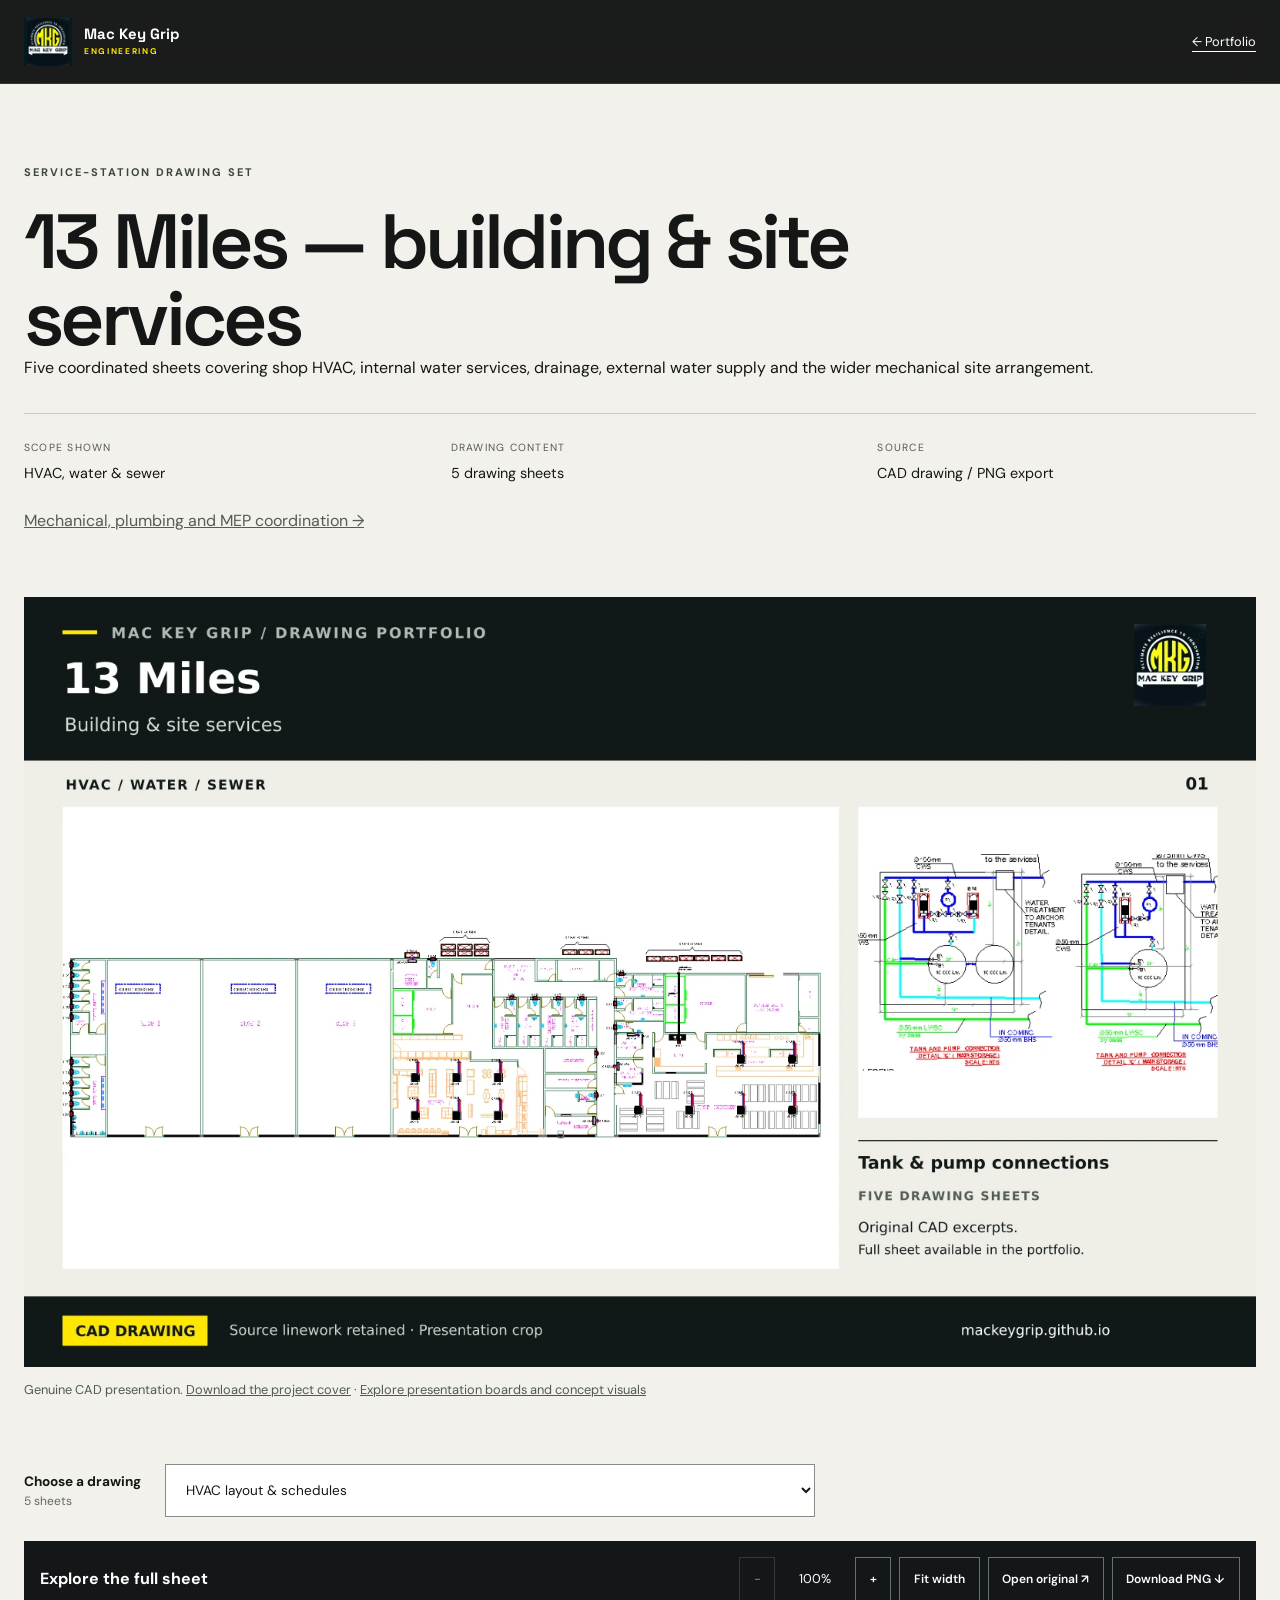
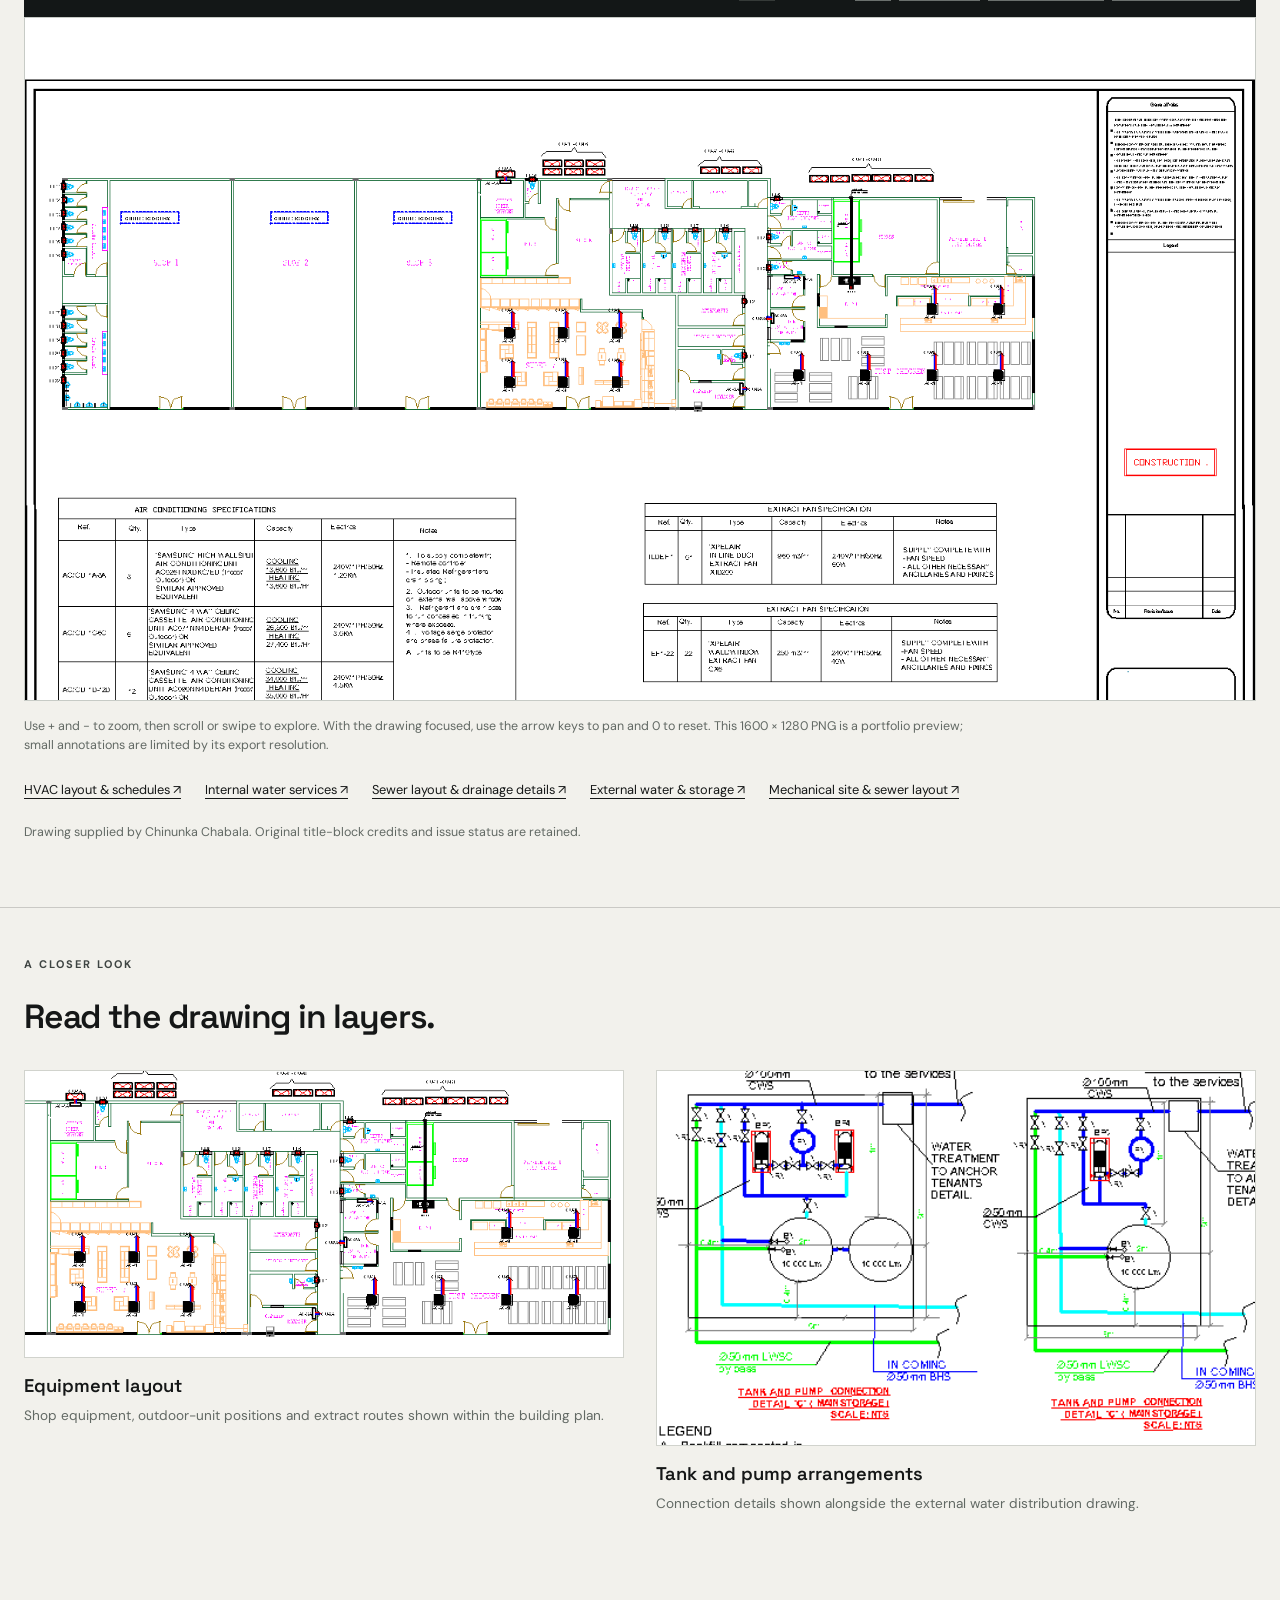
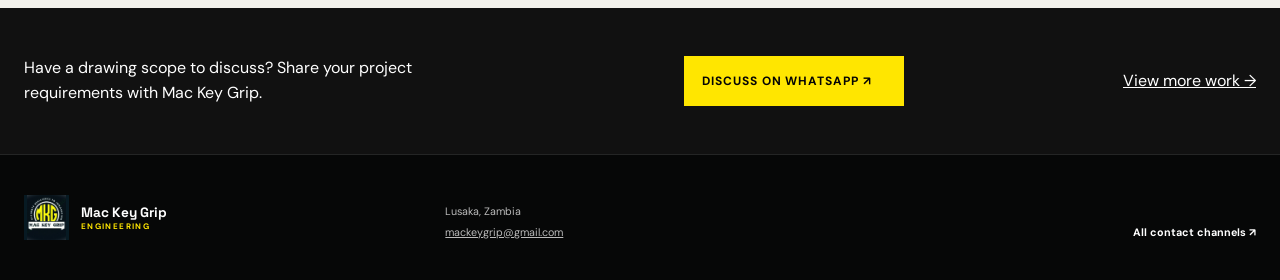
<file: projects/thirteen-miles.html>
<!doctype html>
<html lang="en">
<head>
<meta charset="utf-8"><meta name="viewport" content="width=device-width, initial-scale=1">
<title>13 Miles — building &amp; site services | Mac Key Grip Engineering</title>
<meta name="description" content="Five coordinated sheets covering shop HVAC, internal water services, drainage, external water supply and the wider mechanical site arrangement.">
<meta name="theme-color" content="#0a0b0b">
<link rel="canonical" href="https://mackeygrip.github.io/projects/thirteen-miles.html">
<meta property="og:type" content="website"><meta property="og:title" content="13 Miles — building &amp; site services | Mac Key Grip Engineering">
<meta property="og:description" content="Five coordinated sheets covering shop HVAC, internal water services, drainage, external water supply and the wider mechanical site arrangement.">
<meta property="og:url" content="https://mackeygrip.github.io/projects/thirteen-miles.html">
<meta property="og:image" content="https://mackeygrip.github.io/assets/projects/thirteen-miles-hvac.png">
<link rel="icon" href="../assets/brand/mac-key-grip-logo.jpg">
<link rel="preconnect" href="https://fonts.googleapis.com"><link rel="preconnect" href="https://fonts.gstatic.com" crossorigin>
<link href="https://fonts.googleapis.com/css2?family=DM+Sans:wght@400;500;600;700&amp;family=Space+Grotesk:wght@500;600;700&amp;display=swap" rel="stylesheet">
<link rel="stylesheet" href="../styles.css"><link rel="stylesheet" href="../drawings.css"><link rel="stylesheet" href="../visuals.css">
<script src="../drawings.js" defer></script>
</head>
<body class="drawing-page">
<a class="skip-link" href="#main">Skip to content</a>
<header class="site-header">
<a class="brand" href="../index.html"><img src="../assets/brand/mac-key-grip-logo.jpg" alt="Mac Key Grip company logo"><span class="brand-name">Mac Key Grip<small>Engineering</small></span></a>
<a class="back-link" href="../index.html#work">← Portfolio</a>
</header>
<main id="main">
<section class="drawing-intro">
<p class="kicker">Service-station drawing set</p><h1>13 Miles — building &amp; site services</h1><p>Five coordinated sheets covering shop HVAC, internal water services, drainage, external water supply and the wider mechanical site arrangement.</p>
<dl class="drawing-facts"><div><dt>Scope shown</dt><dd>HVAC, water &amp; sewer</dd></div><div><dt>Drawing content</dt><dd>5 drawing sheets</dd></div><div><dt>Source</dt><dd>CAD drawing / PNG export</dd></div></dl>
<p class="related-service"><a href="../services/mep-design-coordination-zambia.html">Mechanical, plumbing and MEP coordination →</a></p>
</section>
<figure class="project-presentation"><img src="../assets/visuals/covers/thirteen-miles.webp" width="1600" height="1000" alt="Project cover composed from the original CAD drawing excerpts"><figcaption>Genuine CAD presentation. <a href="../assets/visuals/covers/thirteen-miles.png" download>Download the project cover</a> · <a href="../visuals.html">Explore presentation boards and concept visuals</a></figcaption></figure>
<section class="sheet-section" aria-labelledby="sheet-title">
<div class="sheet-picker"><label for="sheet-select">Choose a drawing <span>5 sheets</span></label><select id="sheet-select"><option value="../assets/projects/thirteen-miles-hvac.png" data-name="thirteen-miles-hvac.png">HVAC layout &amp; schedules</option><option value="../assets/projects/thirteen-miles-internal-water.png" data-name="thirteen-miles-internal-water.png">Internal water services</option><option value="../assets/projects/thirteen-miles-external-sewer.png" data-name="thirteen-miles-external-sewer.png">Sewer layout &amp; drainage details</option><option value="../assets/projects/thirteen-miles-external-water.png" data-name="thirteen-miles-external-water.png">External water &amp; storage</option><option value="../assets/projects/thirteen-miles-mechanical.png" data-name="thirteen-miles-mechanical.png">Mechanical site &amp; sewer layout</option></select></div>
<div class="sheet-toolbar"><h2 id="sheet-title">Explore the full sheet</h2>
<div class="sheet-controls" aria-label="Drawing controls">
<button type="button" data-zoom="out" aria-label="Zoom out" disabled>−</button>
<output class="zoom-value" aria-live="polite" aria-label="Drawing zoom">100%</output>
<button type="button" data-zoom="in" aria-label="Zoom in">+</button>
<button type="button" data-zoom="fit">Fit width</button>
<a href="../assets/projects/thirteen-miles-hvac.png" target="_blank" rel="noopener" data-sheet-open>Open original ↗</a>
<a href="../assets/projects/thirteen-miles-hvac.png" download="thirteen-miles-hvac.png" data-sheet-download>Download PNG ↓</a>
</div></div>
<div class="sheet-viewport" tabindex="0" role="region" aria-label="Scrollable full drawing" aria-describedby="sheet-help">
<div class="sheet-canvas"><img src="../assets/projects/thirteen-miles-hvac.png" width="1600" height="1280" alt="HVAC layout &amp; schedules — complete drawing with original title block" fetchpriority="high"></div>
</div>
<p id="sheet-help" class="sheet-help">Use + and − to zoom, then scroll or swipe to explore. With the drawing focused, use the arrow keys to pan and 0 to reset. This 1600 × 1280 PNG is a portfolio preview; small annotations are limited by its export resolution.</p>
<ul class="sheet-files" aria-label="All drawing files"><li><a href="../assets/projects/thirteen-miles-hvac.png" target="_blank" rel="noopener">HVAC layout &amp; schedules ↗</a></li><li><a href="../assets/projects/thirteen-miles-internal-water.png" target="_blank" rel="noopener">Internal water services ↗</a></li><li><a href="../assets/projects/thirteen-miles-external-sewer.png" target="_blank" rel="noopener">Sewer layout &amp; drainage details ↗</a></li><li><a href="../assets/projects/thirteen-miles-external-water.png" target="_blank" rel="noopener">External water &amp; storage ↗</a></li><li><a href="../assets/projects/thirteen-miles-mechanical.png" target="_blank" rel="noopener">Mechanical site &amp; sewer layout ↗</a></li></ul>
<p class="sheet-credit">Drawing supplied by Chinunka Chabala. Original title-block credits and issue status are retained.</p>
</section>
<section class="drawing-details" aria-labelledby="details-title"><p class="kicker">A closer look</p><h2 id="details-title">Read the drawing in layers.</h2>
<div class="detail-grid"><figure><div class="drawing-window" style="--crop-width:770;--crop-height:370;--crop-x:560;--crop-y:170"><img src="../assets/projects/thirteen-miles-hvac.png" width="1600" height="1280" alt="Equipment layout from the supplied drawing" loading="lazy"></div><figcaption><h3>Equipment layout</h3><p>Shop equipment, outdoor-unit positions and extract routes shown within the building plan.</p></figcaption></figure>
<figure><div class="drawing-window" style="--crop-width:510;--crop-height:320;--crop-x:30;--crop-y:115"><img src="../assets/projects/thirteen-miles-external-water.png" width="1600" height="1280" alt="Tank and pump arrangements from the supplied drawing" loading="lazy"></div><figcaption><h3>Tank and pump arrangements</h3><p>Connection details shown alongside the external water distribution drawing.</p></figcaption></figure></div>
</section>
<section class="drawing-next"><p>Have a drawing scope to discuss? Share your project requirements with Mac Key Grip.</p><a class="button button-yellow" href="https://wa.me/260770262871" target="_blank" rel="noopener">Discuss on WhatsApp ↗</a><a href="../index.html#work">View more work →</a></section>
</main>
<footer><a class="footer-brand" href="../index.html"><img src="../assets/brand/mac-key-grip-logo.jpg" alt=""><span>Mac Key Grip<strong>Engineering</strong></span></a><div><p>Lusaka, Zambia</p><a href="mailto:mackeygrip@gmail.com">mackeygrip@gmail.com</a></div><div class="footer-end"><a href="../index.html#contact">All contact channels ↗</a></div></footer>
</body></html>
</file>
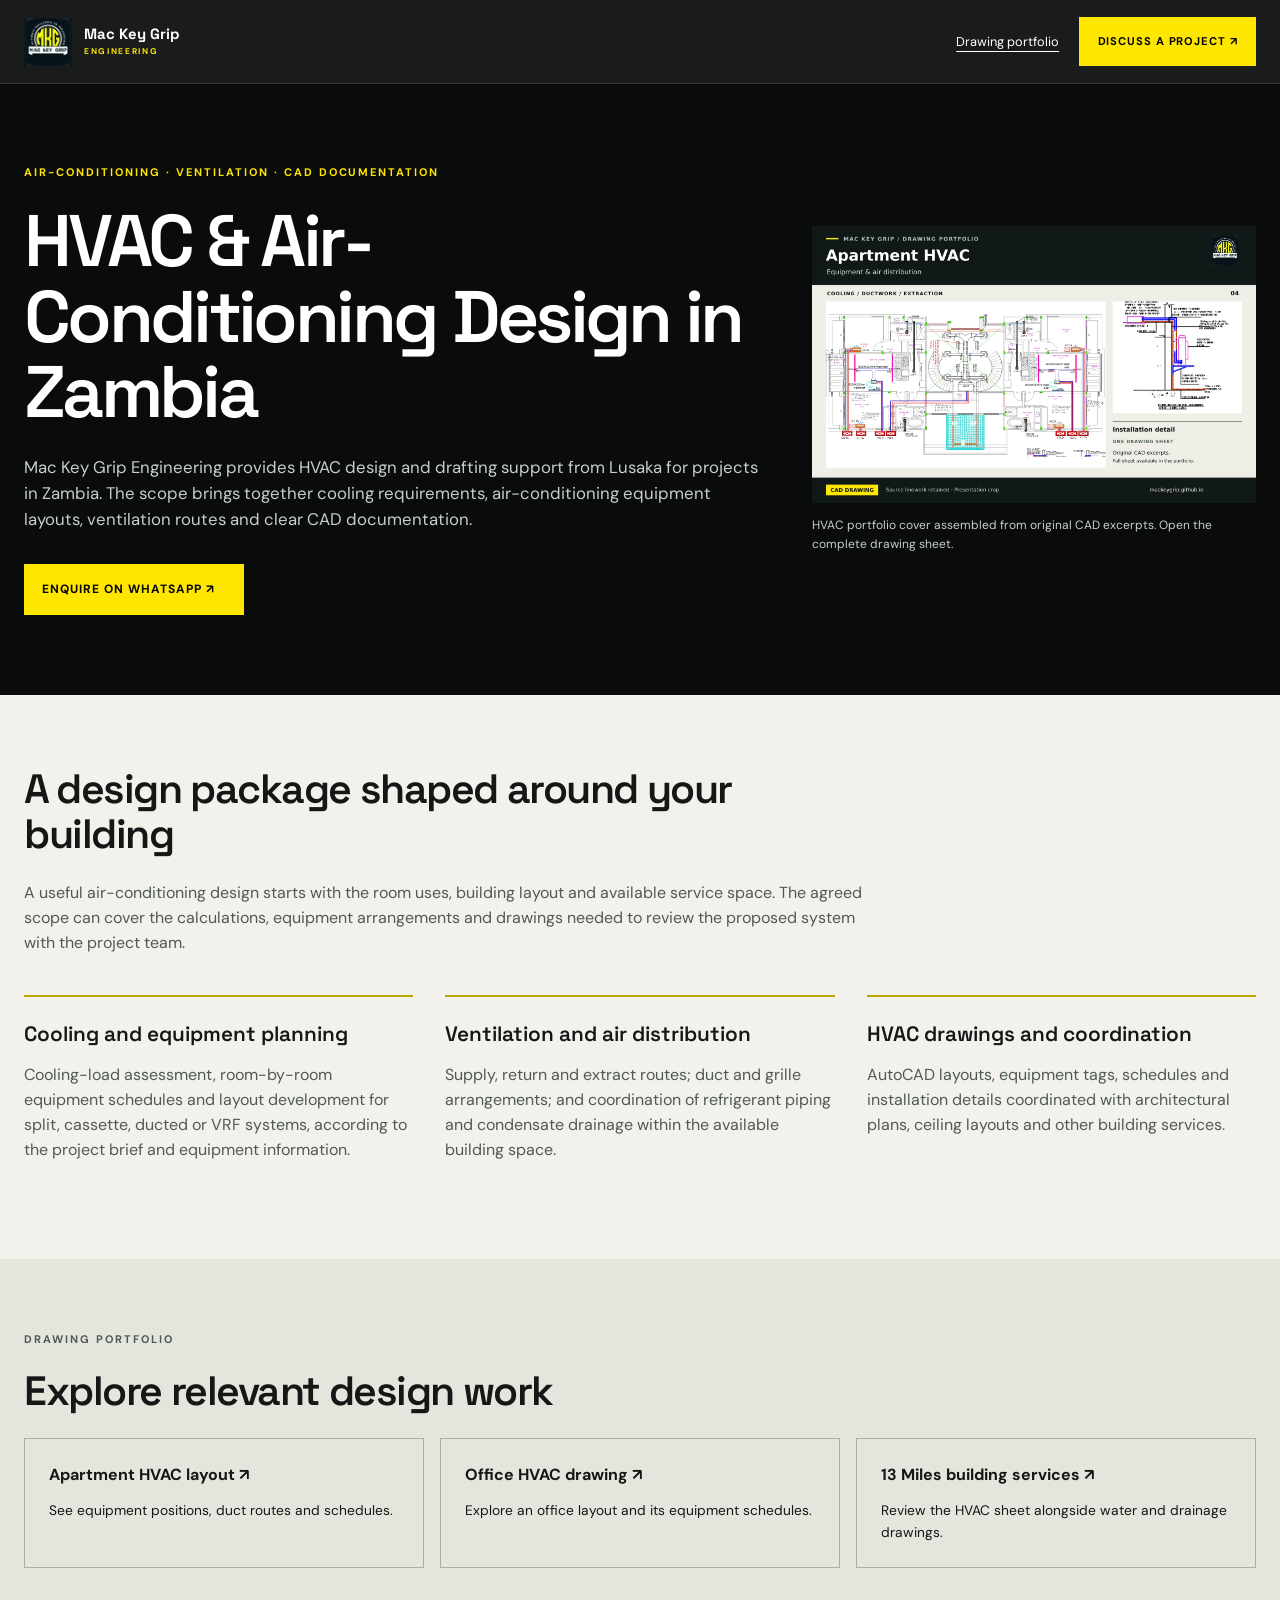
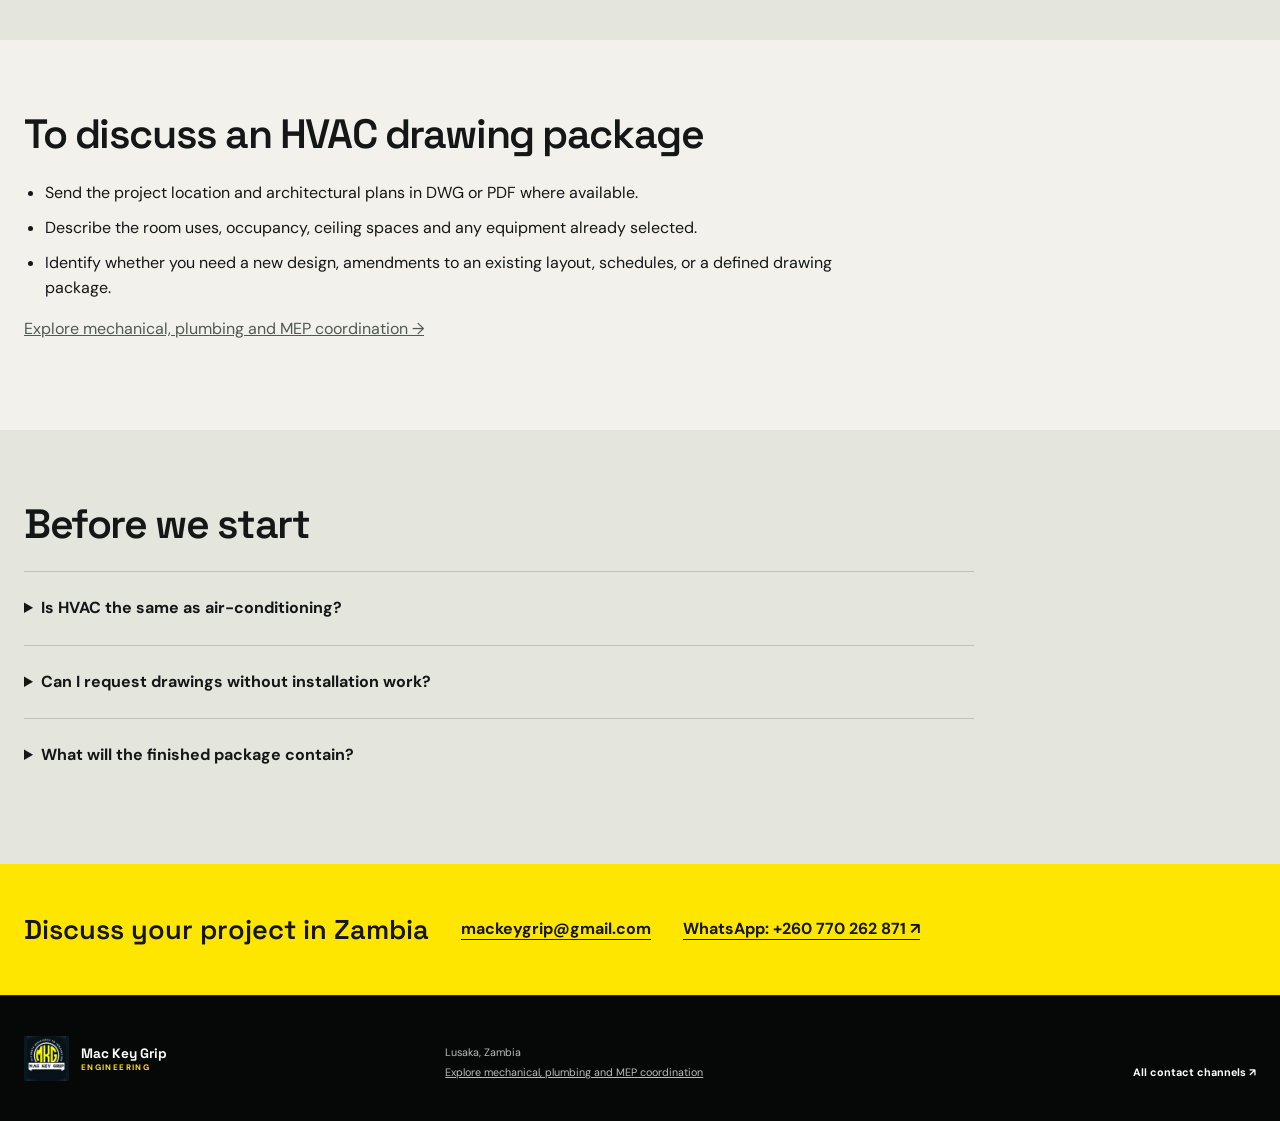
<file: services/hvac-air-conditioning-design-zambia.html>
<!doctype html>
<html lang="en">
<head>
<meta charset="utf-8"><meta name="viewport" content="width=device-width, initial-scale=1">
<title>HVAC &amp; Air-Conditioning Design in Zambia | Mac Key Grip</title>
<meta name="description" content="HVAC and air-conditioning design in Zambia: cooling-load assessment, equipment layouts, ventilation, ductwork and CAD drawings from Mac Key Grip Engineering in Lusaka.">
<meta name="robots" content="index, follow, max-image-preview:large">
<meta name="theme-color" content="#0a0b0b">
<link rel="canonical" href="https://mackeygrip.github.io/services/hvac-air-conditioning-design-zambia.html">
<meta property="og:type" content="website"><meta property="og:site_name" content="Mac Key Grip Engineering">
<meta property="og:title" content="HVAC &amp; Air-Conditioning Design in Zambia | Mac Key Grip"><meta property="og:description" content="HVAC and air-conditioning design in Zambia: cooling-load assessment, equipment layouts, ventilation, ductwork and CAD drawings from Mac Key Grip Engineering in Lusaka."><meta property="og:url" content="https://mackeygrip.github.io/services/hvac-air-conditioning-design-zambia.html">
<meta property="og:image" content="https://mackeygrip.github.io/assets/projects/apartments-hvac.png">
<meta property="og:image:alt" content="Apartment HVAC drawing from the portfolio. View the original layout, schedules and details.">
<meta name="twitter:card" content="summary_large_image">
<link rel="icon" href="../assets/brand/mac-key-grip-logo.jpg">
<link rel="preconnect" href="https://fonts.googleapis.com"><link rel="preconnect" href="https://fonts.gstatic.com" crossorigin>
<link href="https://fonts.googleapis.com/css2?family=DM+Sans:wght@400;500;600;700&amp;family=Space+Grotesk:wght@500;600;700&amp;display=swap" rel="stylesheet">
<link rel="stylesheet" href="../styles.css"><link rel="stylesheet" href="../drawings.css"><link rel="stylesheet" href="../services.css">
<script type="application/ld+json">{"@context":"https://schema.org","@graph":[{"@type":"Service","@id":"https://mackeygrip.github.io/services/hvac-air-conditioning-design-zambia.html#service","name":"HVAC & Air-Conditioning Design in Zambia","serviceType":"HVAC and air-conditioning design and drafting","description":"HVAC and air-conditioning design in Zambia: cooling-load assessment, equipment layouts, ventilation, ductwork and CAD drawings from Mac Key Grip Engineering in Lusaka.","url":"https://mackeygrip.github.io/services/hvac-air-conditioning-design-zambia.html","areaServed":{"@type":"Country","name":"Zambia"},"provider":{"@type":"ProfessionalService","@id":"https://mackeygrip.github.io/#business","name":"Mac Key Grip Engineering","url":"https://mackeygrip.github.io/","telephone":"+260770262871","email":"mackeygrip@gmail.com","address":{"@type":"PostalAddress","addressLocality":"Lusaka","addressCountry":"ZM"}}},{"@type":"BreadcrumbList","itemListElement":[{"@type":"ListItem","position":1,"name":"Home","item":"https://mackeygrip.github.io/"},{"@type":"ListItem","position":2,"name":"HVAC & Air-Conditioning Design in Zambia","item":"https://mackeygrip.github.io/services/hvac-air-conditioning-design-zambia.html"}]}]}</script>
</head>
<body class="service-page">
<a class="skip-link" href="#main">Skip to content</a>
<header class="site-header">
<a class="brand" href="../index.html"><img src="../assets/brand/mac-key-grip-logo.jpg" alt="Mac Key Grip company logo"><span class="brand-name">Mac Key Grip<small>Engineering</small></span></a>
<div class="service-top-nav"><a href="../index.html#work">Drawing portfolio</a><a class="button button-yellow" href="#enquiry">Discuss a project ↗</a></div>
</header>
<main id="main">
<section class="service-intro">
<div><p class="kicker light">Air-conditioning · Ventilation · CAD documentation</p><h1>HVAC &amp; Air-Conditioning Design in Zambia</h1><p>Mac Key Grip Engineering provides HVAC design and drafting support from Lusaka for projects in Zambia. The scope brings together cooling requirements, air-conditioning equipment layouts, ventilation routes and clear CAD documentation.</p><a class="button button-yellow" href="https://wa.me/260770262871" target="_blank" rel="noopener">Enquire on WhatsApp ↗</a></div>
<figure><a href="../projects/apartments-hvac.html"><img src="../assets/visuals/covers/apartments-hvac.webp" alt="HVAC portfolio cover assembled from original CAD excerpts. Open the complete drawing sheet." width="1600" height="1000"></a><figcaption>HVAC portfolio cover assembled from original CAD excerpts. Open the complete drawing sheet.</figcaption></figure>
</section>
<section class="service-copy"><h2>A design package shaped around your building</h2><p>A useful air-conditioning design starts with the room uses, building layout and available service space. The agreed scope can cover the calculations, equipment arrangements and drawings needed to review the proposed system with the project team.</p><div class="scope-columns"><article><h3>Cooling and equipment planning</h3><p>Cooling-load assessment, room-by-room equipment schedules and layout development for split, cassette, ducted or VRF systems, according to the project brief and equipment information.</p></article><article><h3>Ventilation and air distribution</h3><p>Supply, return and extract routes; duct and grille arrangements; and coordination of refrigerant piping and condensate drainage within the available building space.</p></article><article><h3>HVAC drawings and coordination</h3><p>AutoCAD layouts, equipment tags, schedules and installation details coordinated with architectural plans, ceiling layouts and other building services.</p></article></div></section>
<section class="service-copy service-examples"><p class="kicker">Drawing portfolio</p><h2>Explore relevant design work</h2><div class="example-list"><a href="../projects/apartments-hvac.html"><strong>Apartment HVAC layout ↗</strong><span>See equipment positions, duct routes and schedules.</span></a><a href="../projects/office-hvac.html"><strong>Office HVAC drawing ↗</strong><span>Explore an office layout and its equipment schedules.</span></a><a href="../projects/thirteen-miles.html"><strong>13 Miles building services ↗</strong><span>Review the HVAC sheet alongside water and drainage drawings.</span></a></div></section>
<section class="service-copy"><h2>To discuss an HVAC drawing package</h2><ul class="brief-list"><li>Send the project location and architectural plans in DWG or PDF where available.</li><li>Describe the room uses, occupancy, ceiling spaces and any equipment already selected.</li><li>Identify whether you need a new design, amendments to an existing layout, schedules, or a defined drawing package.</li></ul><p><a href="mep-design-coordination-zambia.html">Explore mechanical, plumbing and MEP coordination →</a></p></section>
<section class="service-copy service-examples"><h2>Before we start</h2><details><summary>Is HVAC the same as air-conditioning?</summary><p>HVAC stands for heating, ventilation and air-conditioning. An air-conditioning layout addresses cooling equipment and its connections; a broader building-services scope can also include ventilation and air distribution. The services and deliverables are agreed for each project.</p></details><details><summary>Can I request drawings without installation work?</summary><p>Yes. You can enquire about a defined design and CAD drawing scope. This page describes design and documentation services; any site or installation work needs a separately agreed scope.</p></details><details><summary>What will the finished package contain?</summary><p>Depending on your brief, it may contain equipment layouts, pipe and duct routes, schedules, selected installation details and supporting calculations. The deliverable list and revision process should be agreed before work begins.</p></details></section>
<section class="service-cta" id="enquiry"><h2>Discuss your project in Zambia</h2><a href="mailto:mackeygrip@gmail.com">mackeygrip@gmail.com</a><a href="https://wa.me/260770262871" target="_blank" rel="noopener">WhatsApp: +260 770 262 871 ↗</a></section>
</main>
<footer><a class="footer-brand" href="../index.html"><img src="../assets/brand/mac-key-grip-logo.jpg" alt=""><span>Mac Key Grip<strong>Engineering</strong></span></a><div><p>Lusaka, Zambia</p><a href="mep-design-coordination-zambia.html">Explore mechanical, plumbing and MEP coordination</a></div><div class="footer-end"><a href="../index.html#contact">All contact channels ↗</a></div></footer>
</body>
</html>
</file>
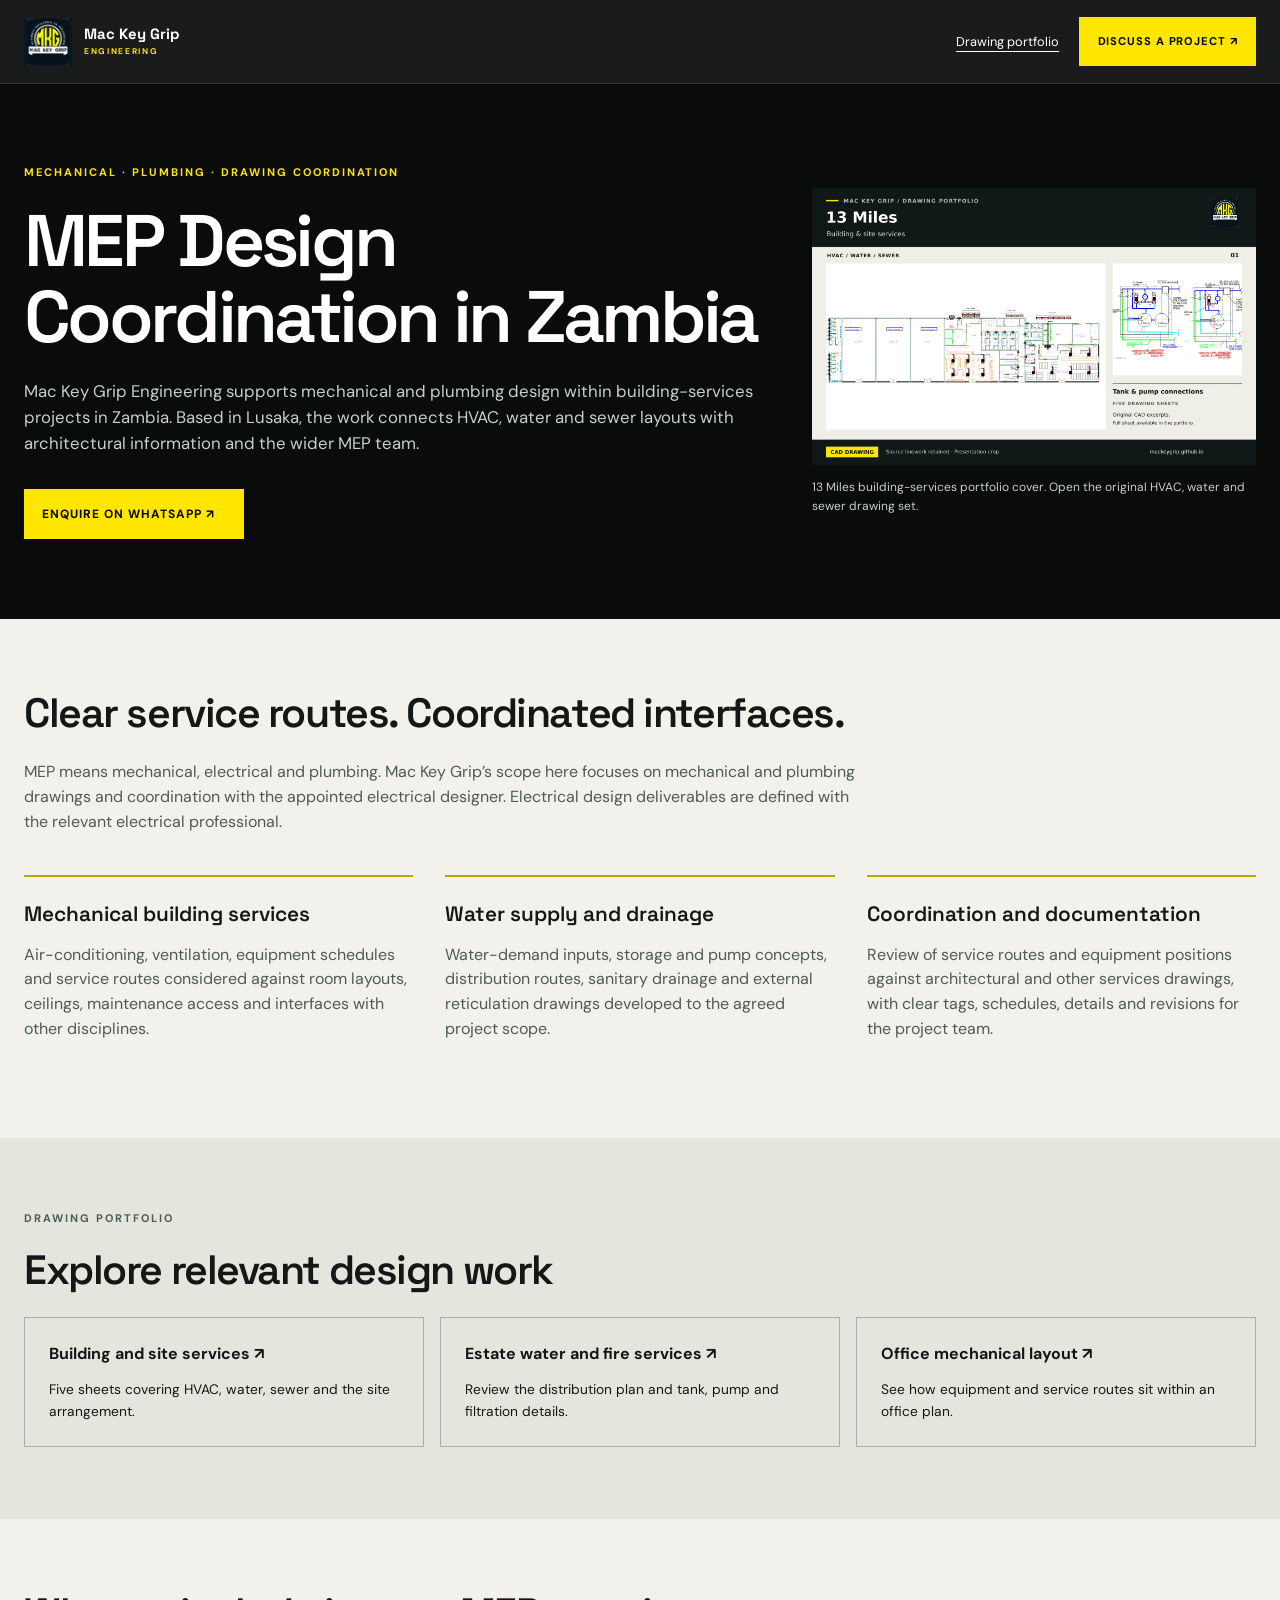
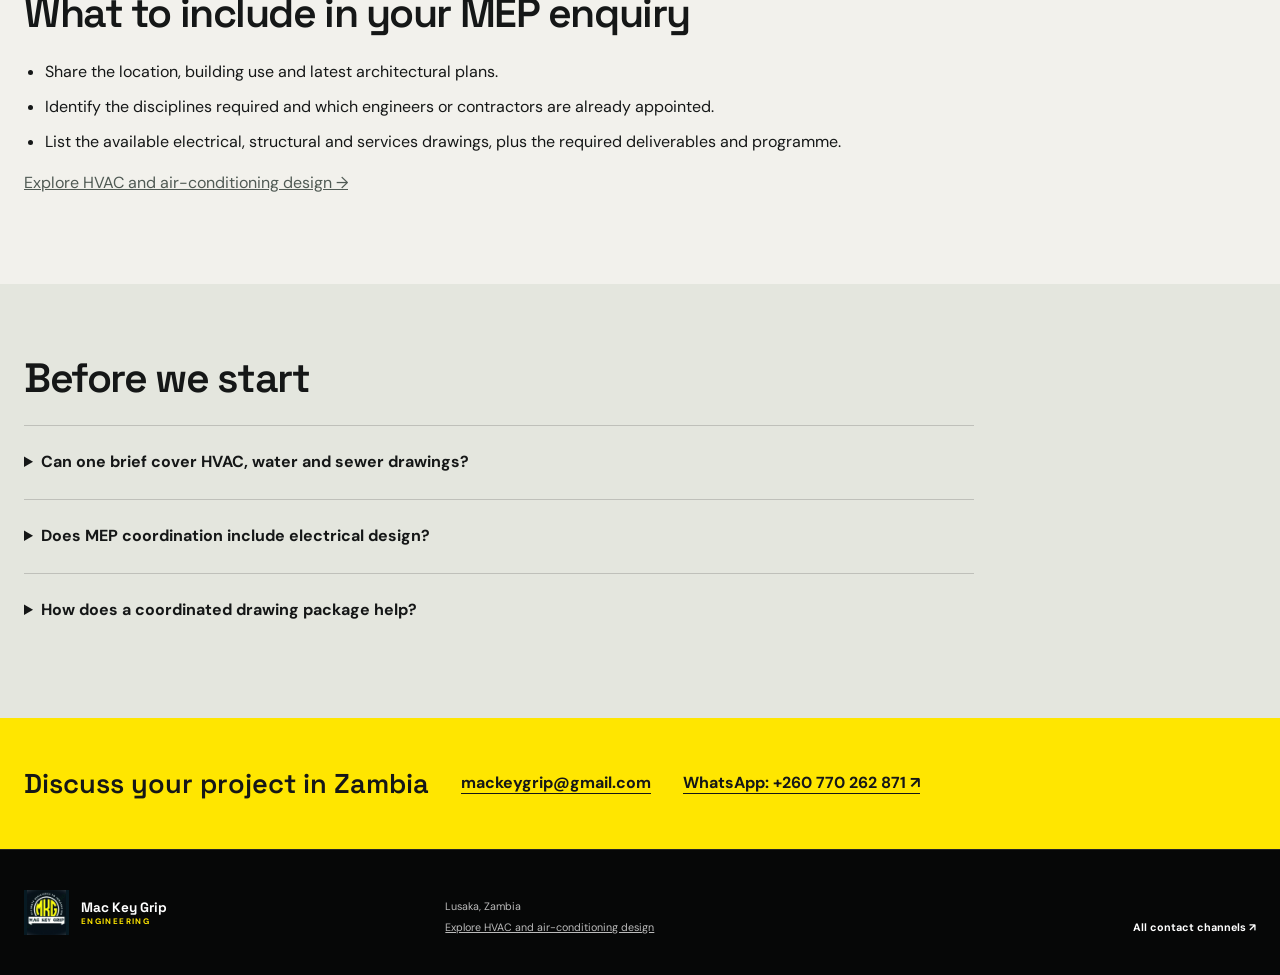
<file: services/mep-design-coordination-zambia.html>
<!doctype html>
<html lang="en">
<head>
<meta charset="utf-8"><meta name="viewport" content="width=device-width, initial-scale=1">
<title>MEP Design Coordination in Zambia | Mac Key Grip</title>
<meta name="description" content="Mechanical and plumbing design with MEP coordination in Zambia. HVAC, water, sewer and coordinated CAD layouts from Lusaka-based Mac Key Grip Engineering.">
<meta name="robots" content="index, follow, max-image-preview:large">
<meta name="theme-color" content="#0a0b0b">
<link rel="canonical" href="https://mackeygrip.github.io/services/mep-design-coordination-zambia.html">
<meta property="og:type" content="website"><meta property="og:site_name" content="Mac Key Grip Engineering">
<meta property="og:title" content="MEP Design Coordination in Zambia | Mac Key Grip"><meta property="og:description" content="Mechanical and plumbing design with MEP coordination in Zambia. HVAC, water, sewer and coordinated CAD layouts from Lusaka-based Mac Key Grip Engineering."><meta property="og:url" content="https://mackeygrip.github.io/services/mep-design-coordination-zambia.html">
<meta property="og:image" content="https://mackeygrip.github.io/assets/projects/thirteen-miles-external-water.png">
<meta property="og:image:alt" content="External water and storage drawing from the 13 Miles portfolio set.">
<meta name="twitter:card" content="summary_large_image">
<link rel="icon" href="../assets/brand/mac-key-grip-logo.jpg">
<link rel="preconnect" href="https://fonts.googleapis.com"><link rel="preconnect" href="https://fonts.gstatic.com" crossorigin>
<link href="https://fonts.googleapis.com/css2?family=DM+Sans:wght@400;500;600;700&amp;family=Space+Grotesk:wght@500;600;700&amp;display=swap" rel="stylesheet">
<link rel="stylesheet" href="../styles.css"><link rel="stylesheet" href="../drawings.css"><link rel="stylesheet" href="../services.css">
<script type="application/ld+json">{"@context":"https://schema.org","@graph":[{"@type":"Service","@id":"https://mackeygrip.github.io/services/mep-design-coordination-zambia.html#service","name":"MEP Design Coordination in Zambia","serviceType":"Mechanical and plumbing design with MEP coordination","description":"Mechanical and plumbing design with MEP coordination in Zambia. HVAC, water, sewer and coordinated CAD layouts from Lusaka-based Mac Key Grip Engineering.","url":"https://mackeygrip.github.io/services/mep-design-coordination-zambia.html","areaServed":{"@type":"Country","name":"Zambia"},"provider":{"@type":"ProfessionalService","@id":"https://mackeygrip.github.io/#business","name":"Mac Key Grip Engineering","url":"https://mackeygrip.github.io/","telephone":"+260770262871","email":"mackeygrip@gmail.com","address":{"@type":"PostalAddress","addressLocality":"Lusaka","addressCountry":"ZM"}}},{"@type":"BreadcrumbList","itemListElement":[{"@type":"ListItem","position":1,"name":"Home","item":"https://mackeygrip.github.io/"},{"@type":"ListItem","position":2,"name":"MEP Design Coordination in Zambia","item":"https://mackeygrip.github.io/services/mep-design-coordination-zambia.html"}]}]}</script>
</head>
<body class="service-page">
<a class="skip-link" href="#main">Skip to content</a>
<header class="site-header">
<a class="brand" href="../index.html"><img src="../assets/brand/mac-key-grip-logo.jpg" alt="Mac Key Grip company logo"><span class="brand-name">Mac Key Grip<small>Engineering</small></span></a>
<div class="service-top-nav"><a href="../index.html#work">Drawing portfolio</a><a class="button button-yellow" href="#enquiry">Discuss a project ↗</a></div>
</header>
<main id="main">
<section class="service-intro">
<div><p class="kicker light">Mechanical · Plumbing · Drawing coordination</p><h1>MEP Design Coordination in Zambia</h1><p>Mac Key Grip Engineering supports mechanical and plumbing design within building-services projects in Zambia. Based in Lusaka, the work connects HVAC, water and sewer layouts with architectural information and the wider MEP team.</p><a class="button button-yellow" href="https://wa.me/260770262871" target="_blank" rel="noopener">Enquire on WhatsApp ↗</a></div>
<figure><a href="../projects/thirteen-miles.html"><img src="../assets/visuals/covers/thirteen-miles.webp" alt="13 Miles building-services portfolio cover. Open the original HVAC, water and sewer drawing set." width="1600" height="1000"></a><figcaption>13 Miles building-services portfolio cover. Open the original HVAC, water and sewer drawing set.</figcaption></figure>
</section>
<section class="service-copy"><h2>Clear service routes. Coordinated interfaces.</h2><p>MEP means mechanical, electrical and plumbing. Mac Key Grip’s scope here focuses on mechanical and plumbing drawings and coordination with the appointed electrical designer. Electrical design deliverables are defined with the relevant electrical professional.</p><div class="scope-columns"><article><h3>Mechanical building services</h3><p>Air-conditioning, ventilation, equipment schedules and service routes considered against room layouts, ceilings, maintenance access and interfaces with other disciplines.</p></article><article><h3>Water supply and drainage</h3><p>Water-demand inputs, storage and pump concepts, distribution routes, sanitary drainage and external reticulation drawings developed to the agreed project scope.</p></article><article><h3>Coordination and documentation</h3><p>Review of service routes and equipment positions against architectural and other services drawings, with clear tags, schedules, details and revisions for the project team.</p></article></div></section>
<section class="service-copy service-examples"><p class="kicker">Drawing portfolio</p><h2>Explore relevant design work</h2><div class="example-list"><a href="../projects/thirteen-miles.html"><strong>Building and site services ↗</strong><span>Five sheets covering HVAC, water, sewer and the site arrangement.</span></a><a href="../projects/estate-water-fire.html"><strong>Estate water and fire services ↗</strong><span>Review the distribution plan and tank, pump and filtration details.</span></a><a href="../projects/office-hvac.html"><strong>Office mechanical layout ↗</strong><span>See how equipment and service routes sit within an office plan.</span></a></div></section>
<section class="service-copy"><h2>What to include in your MEP enquiry</h2><ul class="brief-list"><li>Share the location, building use and latest architectural plans.</li><li>Identify the disciplines required and which engineers or contractors are already appointed.</li><li>List the available electrical, structural and services drawings, plus the required deliverables and programme.</li></ul><p><a href="hvac-air-conditioning-design-zambia.html">Explore HVAC and air-conditioning design →</a></p></section>
<section class="service-copy service-examples"><h2>Before we start</h2><details><summary>Can one brief cover HVAC, water and sewer drawings?</summary><p>Yes. A combined mechanical and plumbing brief can be discussed, with the deliverables for each discipline identified separately. This helps the project team coordinate service routes and review the package.</p></details><details><summary>Does MEP coordination include electrical design?</summary><p>MEP coordination involves electrical interfaces, but electrical design is a distinct responsibility. Mac Key Grip’s offering on this page is mechanical and plumbing design coordinated with the appointed electrical designer; confirm the required discipline responsibilities in the brief.</p></details><details><summary>How does a coordinated drawing package help?</summary><p>Showing service routes, equipment positions and relevant details together makes interfaces easier to review. Coordination depends on current drawings and information from the participating disciplines.</p></details></section>
<section class="service-cta" id="enquiry"><h2>Discuss your project in Zambia</h2><a href="mailto:mackeygrip@gmail.com">mackeygrip@gmail.com</a><a href="https://wa.me/260770262871" target="_blank" rel="noopener">WhatsApp: +260 770 262 871 ↗</a></section>
</main>
<footer><a class="footer-brand" href="../index.html"><img src="../assets/brand/mac-key-grip-logo.jpg" alt=""><span>Mac Key Grip<strong>Engineering</strong></span></a><div><p>Lusaka, Zambia</p><a href="hvac-air-conditioning-design-zambia.html">Explore HVAC and air-conditioning design</a></div><div class="footer-end"><a href="../index.html#contact">All contact channels ↗</a></div></footer>
</body>
</html>
</file>
<file: styles.css>
:root{--black:#0a0b0b;--charcoal:#1a1d1d;--yellow:#ffe600;--paper:#f2f1ec;--ink:#151717;--line-dark:rgba(255,255,255,.16);--line-light:rgba(10,11,11,.17);--max:1320px;--pad:max(24px,calc((100vw - var(--max))/2))}
*{box-sizing:border-box}html{scroll-behavior:smooth;scroll-padding-top:84px}body{margin:0;color:var(--ink);background:var(--paper);font-family:"DM Sans",Arial,sans-serif;line-height:1.55}body.menu-open{overflow:hidden}img{display:block;max-width:100%}a{color:inherit}button{font:inherit}h1,h2,h3,p{margin-top:0}.skip-link{position:fixed;z-index:1000;left:1rem;top:-6rem;padding:.8rem 1rem;color:#000;background:var(--yellow)}.skip-link:focus{top:1rem}.kicker{margin:0 0 1.35rem;color:#3e4442;font-size:.69rem;font-weight:700;letter-spacing:.18em;text-transform:uppercase}.kicker.light{color:var(--yellow)}.section-light,.section-dark,.section-yellow{padding:clamp(5.5rem,9vw,9.5rem) var(--pad)}.section-light{background:var(--paper)}.section-dark{color:#fff;background:var(--black)}.section-yellow{color:#090a0a;background:var(--yellow)}:focus-visible{outline:3px solid var(--yellow);outline-offset:4px}.section-light :focus-visible,.section-yellow :focus-visible{outline-color:#111}
.site-header{position:fixed;z-index:100;inset:0 0 auto;height:84px;display:flex;align-items:center;justify-content:space-between;padding:0 var(--pad);color:#fff;background:rgba(10,11,11,.93);border-bottom:1px solid rgba(255,255,255,.12);backdrop-filter:blur(16px);transition:.25s}.site-header.scrolled{height:72px;background:rgba(10,11,11,.98)}.brand,.footer-brand{display:flex;align-items:center;gap:.75rem;text-decoration:none}.brand img{width:48px;height:48px;object-fit:contain;background:#071a23}.brand-name{font-family:"Space Grotesk";font-size:.93rem;font-weight:700;line-height:1.05}.brand-name small{display:block;margin-top:.28rem;color:var(--yellow);font:700 .52rem "DM Sans";letter-spacing:.2em;text-transform:uppercase}.site-header nav{display:flex;align-items:center;gap:clamp(1rem,2.1vw,2.2rem)}.site-header nav a{font-size:.75rem;font-weight:600;text-decoration:none}.site-header nav>a:not(.nav-contact){position:relative}.site-header nav>a:not(.nav-contact):after{content:"";position:absolute;left:0;bottom:-.45rem;width:0;height:2px;background:var(--yellow);transition:.2s}.site-header nav>a:hover:after{width:100%}.nav-contact{padding:.74rem 1rem;color:#050505;background:var(--yellow)}.nav-contact span{margin-left:.65rem}.menu-toggle{display:none}
.hero{position:relative;isolation:isolate;min-height:820px;height:100svh;overflow:hidden;display:flex;align-items:flex-end;padding:calc(84px + 5rem) var(--pad) 7rem;color:#fff;background:#111}.hero-media,.hero-shade,.hero-grid{position:absolute;inset:0}.hero-media{z-index:-4}.hero-media img{width:100%;height:100%;object-fit:cover;object-position:center 42%;filter:grayscale(1) contrast(1.18) brightness(.64);transform:scale(1.02)}.hero-shade{z-index:-3;background:linear-gradient(90deg,rgba(5,6,6,.96),rgba(5,6,6,.74) 43%,rgba(5,6,6,.26) 75%,rgba(5,6,6,.48)),linear-gradient(0deg,rgba(5,6,6,.92),transparent 53%)}.hero-grid{z-index:-2;opacity:.14;background-image:linear-gradient(rgba(255,255,255,.16) 1px,transparent 1px),linear-gradient(90deg,rgba(255,255,255,.16) 1px,transparent 1px);background-size:76px 76px;mask-image:linear-gradient(90deg,#000,transparent 70%)}.hero-content{width:min(930px,78%)}.hero h1{margin:0;font:600 clamp(3.7rem,7.6vw,7.8rem)/.88 "Space Grotesk";letter-spacing:-.065em}.hero h1 em,.contact h2 em{color:var(--yellow);font-style:normal}.hero-intro{max-width:670px;margin:2rem 0 0;color:#d6d9d7;font-size:clamp(1rem,1.5vw,1.22rem)}.hero-actions{display:flex;align-items:center;gap:2rem;margin-top:2.4rem}.button{display:inline-flex;align-items:center;justify-content:space-between;min-width:220px;padding:1rem 1.15rem;font-size:.75rem;font-weight:700;text-decoration:none;text-transform:uppercase;letter-spacing:.08em;transition:.2s}.button:hover{transform:translateY(-3px)}.button-yellow{color:#050505;background:var(--yellow)}.button-yellow:hover{background:#fff}.text-link{display:inline-flex;align-items:center;gap:.8rem;padding:.35rem 0;border-bottom:1px solid;font-size:.78rem;font-weight:700;text-decoration:none}.text-link span{transition:.2s}.text-link:hover span{transform:translate(3px,-3px)}.text-link.light{color:#fff}.hero-rail{position:absolute;right:var(--pad);bottom:7rem;display:grid;gap:.85rem;padding-left:1.5rem;border-left:1px solid rgba(255,255,255,.4)}.hero-rail p{margin:0;color:#d5d7d6;font-size:.67rem;font-weight:600;letter-spacing:.13em;text-transform:uppercase}.hero-credit{position:absolute;right:var(--pad);bottom:1.5rem;margin:0;color:rgba(255,255,255,.55);font-size:.52rem;letter-spacing:.08em;text-transform:uppercase}
.statement{position:relative;overflow:hidden;display:grid;grid-template-columns:1.4fr .6fr;gap:clamp(3rem,8vw,9rem);align-items:end}.statement-mark{position:absolute;right:-3rem;top:-5rem;color:rgba(10,11,11,.035);font:700 clamp(12rem,29vw,30rem)/1 "Space Grotesk"}.statement h2,.section-header h2,.analysis-copy h2,.profile-title h2,.contact h2{margin:0;font:600 clamp(2.7rem,5vw,5.4rem)/.98 "Space Grotesk";letter-spacing:-.055em}.statement-copy,.statement-aside{position:relative}.statement-aside{max-width:400px}.statement-aside p{margin-bottom:2rem;color:#555b58}
.section-header{display:grid;grid-template-columns:1.25fr .55fr;gap:4rem;align-items:end;margin-bottom:5rem}.section-header>p{max-width:420px;margin:0;color:#aeb3b0;font-size:.92rem}.section-header.dark-text>p{color:#5b605e}.service-list{border-top:1px solid var(--line-dark)}.service{display:grid;grid-template-columns:70px minmax(250px,1fr) minmax(280px,.8fr) minmax(220px,.65fr) 34px;gap:clamp(1.5rem,3vw,4rem);padding:2.4rem 0;border-bottom:1px solid var(--line-dark);transition:.3s}.service:hover{padding-left:1rem;padding-right:1rem;background:var(--charcoal)}.service-no{color:var(--yellow);font-size:.69rem;font-weight:700}.service h3{margin:0;font:600 clamp(1.4rem,2.3vw,2.3rem)/1.05 "Space Grotesk";letter-spacing:-.035em}.service p{margin:0;color:#bec2c0;font-size:.88rem}.service ul{margin:0;padding:0;list-style:none;color:#dadddb;font-size:.75rem}.service li+li{margin-top:.42rem}.service li:before{content:"—";margin-right:.5rem;color:var(--yellow)}.service-arrow{font-size:1.3rem;transition:.2s}.service:hover .service-arrow{transform:translate(4px,-4px)}
.project-grid{display:grid;grid-template-columns:repeat(2,1fr);gap:clamp(1.5rem,3vw,3rem)}.project-wide{grid-column:1/-1}.project-image{position:relative;height:clamp(320px,40vw,590px);overflow:hidden;display:block;color:#fff;background:#141717}.project:not(.project-wide) .project-image{height:clamp(310px,31vw,480px)}.project-image>img{width:100%;height:100%;object-fit:cover;filter:grayscale(1) contrast(1.13);transition:.7s}.project:hover .project-image>img{transform:scale(1.035);filter:grayscale(.35) contrast(1.1)}.project-image:after{content:"";position:absolute;inset:0;background:linear-gradient(0deg,rgba(0,0,0,.58),transparent 48%)}.image-label{position:absolute;z-index:2;left:1.3rem;bottom:1.2rem;padding:.5rem .7rem;color:#070707;background:var(--yellow);font-size:.55rem;font-weight:700;letter-spacing:.12em;text-transform:uppercase}.project-index{position:absolute;z-index:2;top:1.3rem;right:1.3rem;color:#fff;font:1rem "Space Grotesk"}.project-info{display:grid;grid-template-columns:.55fr 1.1fr 1fr;gap:1.5rem;padding:1.5rem 0 1rem;border-bottom:1px solid var(--line-light)}.project-info p{margin:0;color:#606562;font-size:.66rem;font-weight:700;letter-spacing:.1em;text-transform:uppercase}.project-info h3{margin:0;font:1.35rem/1.15 "Space Grotesk"}.project-info>span{color:#676c69;font-size:.75rem}.fuel-visual{background:#181b1b;background-image:linear-gradient(rgba(255,255,255,.07) 1px,transparent 1px),linear-gradient(90deg,rgba(255,255,255,.07) 1px,transparent 1px);background-size:36px 36px}.blueprint-lines span{position:absolute;z-index:1;display:block;border:4px solid var(--yellow)}.blueprint-lines span:nth-child(1){width:47%;height:33%;left:10%;top:19%;border-radius:50%}.blueprint-lines span:nth-child(2){width:40%;height:4px;left:37%;top:48%;border-width:2px}.blueprint-lines span:nth-child(3){width:18%;height:30%;right:10%;top:33%;border-color:#fff}.blueprint-lines span:nth-child(4){width:46%;height:28%;left:17%;bottom:8%;border-width:2px;border-color:#fff transparent transparent #fff}.diagram-label{position:absolute;z-index:2;color:#fff;font-size:.59rem;font-weight:700;letter-spacing:.1em;text-transform:uppercase}.label-a{left:13%;top:26%}.label-b{right:13%;top:26%}.data-visual{background:var(--yellow);color:#050505}.data-visual:after{background:linear-gradient(0deg,rgba(0,0,0,.15),transparent)}.data-visual .project-index{color:#050505}.chart-bars{position:absolute;left:10%;right:10%;bottom:18%;height:63%;display:flex;align-items:end;gap:4%}.chart-bars i{flex:1;background:#111}.chart-bars i:nth-child(1){height:28%}.chart-bars i:nth-child(2){height:42%}.chart-bars i:nth-child(3){height:37%}.chart-bars i:nth-child(4){height:61%}.chart-bars i:nth-child(5){height:75%}.chart-bars i:nth-child(6){height:94%}.data-value{position:absolute;z-index:2;left:10%;top:10%;font:700 clamp(3.8rem,7vw,7rem)/.8 "Space Grotesk"}.data-caption{position:absolute;z-index:2;left:calc(10% + 10rem);top:12%;font-size:.68rem;font-weight:700;letter-spacing:.12em;text-transform:uppercase}.image-note{max-width:820px;margin:3rem 0 0;color:#666b68;font-size:.69rem}.image-note a{font-weight:700}
.analysis-section{display:grid;grid-template-columns:1.1fr .9fr;min-height:700px;color:#fff;background:#121515}.analysis-visual{position:relative;min-height:620px;overflow:hidden;background:#202525}.route-grid{position:absolute;inset:0;opacity:.25;background-image:linear-gradient(rgba(255,255,255,.14) 1px,transparent 1px),linear-gradient(90deg,rgba(255,255,255,.14) 1px,transparent 1px);background-size:42px 42px}.analysis-visual svg{position:absolute;inset:12% 8%;width:84%;height:76%;fill:#121515;stroke:var(--yellow);stroke-width:5}.analysis-visual svg path{fill:none}.route-point{position:absolute;font-size:.64rem;font-weight:700;letter-spacing:.12em;text-transform:uppercase}.p1{left:7%;bottom:17%}.p2{left:33%;top:18%}.p3{left:65%;bottom:17%}.p4{right:4%;top:31%}.analysis-stamp{position:absolute;right:2rem;bottom:2rem;display:flex;align-items:center;gap:.8rem;padding:1rem 1.2rem;color:#050505;background:var(--yellow)}.analysis-stamp strong{font:3.2rem/.8 "Space Grotesk"}.analysis-stamp span{font-size:.62rem;font-weight:700;line-height:1.25;text-transform:uppercase}.analysis-copy{align-self:center;padding:5rem clamp(2.5rem,7vw,8rem)}.analysis-copy>p:not(.kicker){max-width:560px;margin:2rem 0;color:#c4c8c6}.analysis-copy dl{margin:2.5rem 0 0}.analysis-copy dl div{display:grid;grid-template-columns:100px 1fr;gap:1rem;padding:1rem 0;border-top:1px solid var(--line-dark)}.analysis-copy dt{color:var(--yellow);font-size:.65rem;font-weight:700;text-transform:uppercase}.analysis-copy dd{margin:0;color:#d5d8d6;font-size:.8rem}
.process{display:grid;grid-template-columns:repeat(4,1fr);margin:0;padding:0;border-top:1px solid var(--line-light);list-style:none}.process li{position:relative;min-height:260px;padding:1.6rem 1.7rem 1.5rem 0;border-right:1px solid var(--line-light)}.process li+li{padding-left:1.7rem}.process li:last-child{border:0}.process span{color:#606562;font-size:.65rem}.process h3{margin:5rem 0 .8rem;font:1.55rem "Space Grotesk"}.process p{max-width:240px;margin:0;color:#5f6562;font-size:.8rem}.process li:after{content:"";position:absolute;right:-5px;top:-5px;width:9px;height:9px;background:var(--yellow);border:1px solid #111;border-radius:50%}.process li:last-child:after{display:none}
.profile{display:grid;grid-template-columns:1.05fr .95fr;gap:clamp(3rem,7vw,8rem)}.profile-card{align-self:start;display:grid;grid-template-columns:120px 1fr;gap:1.8rem;padding:1.8rem;background:#0e1010;color:#fff}.profile-card img{width:120px;height:120px;object-fit:contain;background:#071a23}.profile-label{margin:0 0 .65rem;color:var(--yellow);font-size:.6rem;font-weight:700;text-transform:uppercase}.profile-card h3{margin:0 0 .75rem;font:1.6rem "Space Grotesk"}.profile-card div>p:last-child{margin:0;color:#c7cbc9;font-size:.8rem}.profile-tools{grid-column:1/-1;display:grid;grid-template-columns:.3fr 1.7fr;gap:2rem;align-items:center;padding-top:2rem;border-top:1px solid rgba(0,0,0,.3)}.profile-tools p{margin:0;font-size:.68rem;font-weight:700;text-transform:uppercase}.profile-tools ul{display:flex;flex-wrap:wrap;gap:.55rem;margin:0;padding:0;list-style:none}.profile-tools li{padding:.5rem .75rem;border:1px solid rgba(0,0,0,.4);font-size:.7rem;font-weight:700}
.contact{display:grid;grid-template-columns:.85fr 1.15fr;gap:clamp(4rem,9vw,11rem)}.contact-intro{position:sticky;top:120px}.contact-intro>p:not(.kicker){max-width:530px;margin:2rem 0 0;color:#b9bebc}.contact-links{border-top:1px solid var(--line-dark)}.contact-panel-title{margin-bottom:1.4rem;color:#939997;font-size:.66rem;font-weight:700;letter-spacing:.13em;text-transform:uppercase}.contact-links a{display:grid;grid-template-columns:44px 1fr 1.1fr 22px;gap:1rem;align-items:center;padding:1.3rem 0;border-bottom:1px solid var(--line-dark);text-decoration:none;transition:.2s}.contact-links a:hover:not([aria-disabled="true"]){padding-left:.7rem;color:var(--yellow)}.contact-links a[aria-disabled="true"]{cursor:not-allowed}.contact-links a>span{display:grid;place-items:center;width:36px;height:36px;border:1px solid #555;border-radius:50%;font-size:.62rem;font-weight:700}.contact-links strong{font:1rem "Space Grotesk"}.contact-links small{color:#929795;font-size:.68rem}.contact-status{min-height:1.2rem;margin:1.2rem 0 0;color:#8f9492;font-size:.65rem}.contact-status.active{color:var(--yellow)}
.enquiry-form{margin:0 0 2.8rem;padding:1.5rem;background:#151818;border:1px solid var(--line-dark)}.form-row{display:grid;gap:.4rem;margin-bottom:1rem}.form-row label{color:#d8ddda;font-size:.72rem;font-weight:700}.form-row input,.form-row select,.form-row textarea{width:100%;padding:.78rem .85rem;color:#fff;background:#0a0b0b;border:1px solid #4b5350;border-radius:0;font:inherit;font-size:.82rem}.form-row textarea{resize:vertical}.form-row input::placeholder,.form-row textarea::placeholder{color:#89918d}.enquiry-form .button{border:0;cursor:pointer}.form-note{margin:1rem 0 0;color:#929795;font-size:.68rem}.contact-options-title{margin-top:0}
footer{display:grid;grid-template-columns:1fr 1fr 1fr;gap:2rem;align-items:end;padding:2.5rem var(--pad);color:#bbb;background:#060707;border-top:1px solid rgba(255,255,255,.12);font-size:.67rem}.footer-brand img{width:45px;height:45px;object-fit:contain;background:#071a23}.footer-brand span{color:#fff;font:700 .85rem "Space Grotesk"}.footer-brand strong{display:block;color:var(--yellow);font:700 .5rem "DM Sans";letter-spacing:.17em;text-transform:uppercase}.footer-end{text-align:right}.footer-end a{color:#fff;font-weight:700;text-decoration:none}footer p{margin:.25rem 0}.reveal{opacity:0;transform:translateY(26px);transition:opacity .65s,transform .65s}.reveal.visible{opacity:1;transform:none}
@media(max-width:1050px){.service{grid-template-columns:55px 1fr 1fr 30px}.service ul{display:none}.project-info{grid-template-columns:1fr}.analysis-section{grid-template-columns:1fr}.analysis-copy{grid-row:1}.analysis-visual{min-height:520px}.profile,.contact{grid-template-columns:1fr}.contact-intro{position:static}}
@media(max-width:780px){html{scroll-padding-top:70px}.site-header{height:70px}.site-header.scrolled{height:64px}.brand img{width:40px;height:40px}.menu-toggle{display:grid;width:45px;height:45px;padding:12px;border:0;background:transparent}.menu-toggle span{height:1px;margin:2px 0;background:#fff;transition:.2s}.menu-toggle b{position:absolute;width:1px;height:1px;overflow:hidden}.menu-toggle[aria-expanded="true"] span:nth-child(1){transform:translateY(5px) rotate(45deg)}.menu-toggle[aria-expanded="true"] span:nth-child(2){opacity:0}.menu-toggle[aria-expanded="true"] span:nth-child(3){transform:translateY(-5px) rotate(-45deg)}.site-header nav{position:fixed;inset:70px 0 0;display:flex;flex-direction:column;align-items:stretch;gap:0;padding:2rem 24px;background:#0a0b0b;transform:translateX(100%);visibility:hidden;transition:.3s}.site-header nav.open{transform:none;visibility:visible}.site-header nav a{padding:1.3rem 0;border-bottom:1px solid var(--line-dark);font:1.5rem "Space Grotesk"}.nav-contact{margin-top:1.5rem;padding:1rem!important;text-align:center}.hero{min-height:730px;padding-bottom:5rem}.hero-content{width:100%}.hero h1{font-size:clamp(3.4rem,15vw,6rem)}.hero-rail{display:none}.statement,.section-header{grid-template-columns:1fr}.section-header{gap:1.5rem;margin-bottom:3.5rem}.service{grid-template-columns:40px 1fr 24px;gap:1rem}.service p{grid-column:2/-1}.service-arrow{grid-column:3;grid-row:1}.project-grid{grid-template-columns:1fr}.project-wide{grid-column:auto}.project-image,.project:not(.project-wide) .project-image{height:72vw;min-height:300px;max-height:470px}.project-info{gap:.6rem}.process{grid-template-columns:1fr 1fr}.process li:nth-child(2){border-right:0}.process li:nth-child(2):after{display:none}.process li:nth-child(n+3){border-top:1px solid var(--line-light)}.profile-tools{grid-template-columns:1fr}.contact-links a{grid-template-columns:44px 1fr 22px}.contact-links small{display:none}footer{grid-template-columns:1fr 1fr}.footer-end{grid-column:2;grid-row:1/3}footer>div:nth-child(2){grid-column:1}}
@media(max-width:520px){.hero{align-items:center;padding-top:7rem}.hero-actions{align-items:flex-start;flex-direction:column}.hero-credit{left:24px;right:auto}.service{grid-template-columns:34px 1fr 20px}.process{grid-template-columns:1fr}.process li,.process li+li{min-height:0;padding:1.5rem 0;border:0;border-top:1px solid var(--line-light)}.process li:first-child{border-top:0}.process li:after{display:none}.process h3{margin:2.5rem 0 .6rem}.profile-card{grid-template-columns:1fr}.profile-card img{width:90px;height:90px}.analysis-visual{min-height:390px}footer{grid-template-columns:1fr}.footer-end{grid-column:1;grid-row:auto;text-align:left}}
@media(prefers-reduced-motion:reduce){html{scroll-behavior:auto}.reveal{opacity:1;transform:none;transition:none}*,*:before,*:after{transition-duration:.01ms!important}}
@media print{.site-header,.hero-actions,.contact,footer{display:none}.hero{min-height:500px;height:auto}.reveal{opacity:1;transform:none}}
</file>
<file: drawings.css>
/* Drawing presentation uses the original files; crop windows never alter CAD content. */
.cad-project .project-info { grid-template-columns: 1fr; gap: .65rem; }
.cad-project h3 a { text-decoration: none; }
.cad-project h3 a:hover { text-decoration: underline; text-underline-offset: 4px; }
.project .cad-preview { background: #e7e6e0; padding: 1.7rem 1.7rem 3.5rem; }
.cad-preview::after { display: none; }
.cad-preview .project-index { color: #111; background: var(--yellow); padding: .25rem .6rem; }
.drawing-window { position: relative; overflow: hidden; aspect-ratio: var(--crop-width) / var(--crop-height); background: #fff; }
.drawing-window img { position: absolute; max-width: none; width: calc(1600 / var(--crop-width) * 100%); height: auto; left: calc(var(--crop-x) / var(--crop-width) * -100%); top: calc(var(--crop-y) / var(--crop-height) * -100%); }
.cad-preview .drawing-window { height: 100%; width: auto; max-width: 100%; margin: auto; }
.drawing-page { padding-top: 84px; }
.drawing-page .site-header { position: absolute; }
.drawing-page .back-link { font-size: .8rem; text-underline-offset: 5px; }
.drawing-intro { padding: 5rem var(--pad) 3rem; }
.drawing-intro h1 { max-width: 1000px; margin: 0; font: 600 clamp(2.8rem,6vw,5.7rem)/1 "Space Grotesk",sans-serif; letter-spacing: -.05em; }
.drawing-intro > p:last-of-type { max-width: 750px; margin-top: 1.5rem; color: #555b58; }
.drawing-facts { display: flex; flex-wrap: wrap; gap: 1.5rem 3rem; padding-top: 1.6rem; margin-top: 2rem; border-top: 1px solid var(--line-light); }
.drawing-facts div { flex: 1 1 180px; }
.drawing-facts dt { font-size: .65rem; text-transform: uppercase; letter-spacing: .12em; color: #555b58; }
.drawing-facts dd { margin: .4rem 0 0; font-size: .9rem; }
.sheet-section { padding: 0 var(--pad) 4rem; }
.sheet-picker { display:flex; align-items:center; gap:1.5rem; flex-wrap:wrap; padding:1rem 0 1.5rem; }
.sheet-picker label { font-weight:700; font-size:.85rem; }
.sheet-picker label span { display:block; font-weight:400; color:#626964; font-size:.75rem; }
.sheet-picker select { flex:1; min-width:0; max-width:650px; padding:1rem; border:1px solid #858d86; background:#fff; color:#151717; font:inherit; font-size:.85rem; }
.sheet-files { display:flex; flex-wrap:wrap; gap:.7rem 1.5rem; margin:1.5rem 0; padding:0; list-style:none; font-size:.8rem; }
.sheet-files a { text-underline-offset:4px; }
.sheet-toolbar { display: flex; justify-content: space-between; align-items: center; gap: 1rem; flex-wrap: wrap; padding: 1rem; color: #fff; background: #131717; }
.sheet-toolbar h2 { margin: 0; font-size: 1rem; }
.sheet-controls { display: flex; align-items: center; gap: .5rem; flex-wrap: wrap; }
.sheet-controls button,.sheet-controls a { min-height: 44px; display: inline-flex; align-items: center; justify-content: center; padding: .65rem .85rem; border: 1px solid #6a706d; color: #fff; background: transparent; font-size: .75rem; font-weight: 600; text-decoration: none; cursor: pointer; }
.sheet-controls button:disabled { opacity: .4; cursor: default; }
.sheet-controls button:hover:enabled,.sheet-controls a:hover { color: #000; background: var(--yellow); }
.zoom-value { min-width: 4rem; text-align: center; font-size: .8rem; }
.sheet-viewport { height: min(76vh,850px); min-height: 320px; overflow: auto; background: #d8dbd7; border: 1px solid #c7cbc6; overscroll-behavior: contain; }
.sheet-canvas { width: 100%; min-width: 100%; }
.sheet-canvas img { width: 100%; max-width: none; height: auto; }
.sheet-help,.sheet-credit { margin: 1rem 0 0; color: #626964; font-size: .78rem; max-width: 950px; }
.drawing-details { padding: 3rem var(--pad) 5rem; border-top: 1px solid var(--line-light); }
.drawing-details h2 { margin: 0 0 2rem; font: 600 2.1rem "Space Grotesk",sans-serif; letter-spacing: -.035em; }
.detail-grid { display: grid; grid-template-columns: 1fr 1fr; gap: 2rem; }
.detail-grid figure { margin: 0; min-width: 0; }
.detail-grid .drawing-window { width: 100%; border: 1px solid #d1d3cd; }
.detail-grid figcaption { padding-top: 1rem; }
.detail-grid h3 { font: 600 1.15rem "Space Grotesk",sans-serif; margin: 0 0 .5rem; }
.detail-grid p { color: #626964; font-size: .85rem; }
.drawing-next { padding: 3rem var(--pad); display: flex; justify-content: space-between; align-items: center; flex-wrap: wrap; gap: 2rem; color: #fff; background: #111; }
.drawing-next p { margin: 0; max-width: 440px; }
/* Content stays readable when JavaScript is unavailable. */
.reveal { opacity: 1; transform: none; }
:focus-visible { outline: 3px solid #876f00; outline-offset: 4px; }
.sheet-toolbar :focus-visible { outline-color: var(--yellow); }
@media(max-width:780px) { .drawing-page { padding-top: 70px; } .drawing-intro { padding-top: 3rem; } .detail-grid { grid-template-columns: 1fr; } .drawing-page .brand-name { font-size: .8rem; } .sheet-toolbar { padding: .75rem; } .sheet-controls { gap: .25rem; } .project .cad-preview { padding: 1rem 1rem 3.5rem; } }
@media print { .sheet-controls,.drawing-next { display:none; } .sheet-viewport { height:auto; overflow:visible; } .sheet-canvas { width:100%!important; } .drawing-page { padding-top:0; } }
</file>
<file: services.css>
.service h3 a { text-decoration:none; }
.service h3 a:hover { text-decoration:underline; text-underline-offset:5px; }
.service-directory { display:flex; flex-wrap:wrap; gap:1rem 2.5rem; margin-top:2rem; font-size:.85rem; }
.service-directory a { text-underline-offset:5px; }
.service-page { padding-top:84px; }
.service-page .site-header { position:absolute; }
.service-page .service-top-nav { display:flex; gap:1.25rem; align-items:center; font-size:.8rem; }
.service-page .service-top-nav a { text-underline-offset:5px; }
.service-page .service-top-nav .button { min-width:0; font-size:.7rem; }
.service-intro { display:grid; grid-template-columns:1.25fr .75fr; gap:3rem; padding:5rem var(--pad); align-items:center; color:#fff; background:var(--black); }
.service-intro h1 { margin:0; font:600 clamp(2.65rem,5.7vw,5.5rem)/1.04 "Space Grotesk",sans-serif; letter-spacing:-.05em; }
.service-intro p:not(.kicker) { margin:1.5rem 0 2rem; color:#c8cfca; font-size:1.05rem; max-width:750px; }
.service-intro figure { margin:0; min-width:0; }
.service-intro figure img { width:100%; height:auto; background:#fff; }
.service-intro figcaption { margin-top:.8rem; color:#c8cfca; font-size:.75rem; }
.service-copy { padding:4.5rem var(--pad); }
.service-copy h2 { margin:0 0 1.5rem; max-width:850px; font:600 clamp(1.9rem,3.2vw,3rem)/1.1 "Space Grotesk",sans-serif; letter-spacing:-.035em; }
.service-copy > p { max-width:850px; color:#505a54; }
.scope-columns { display:grid; grid-template-columns:repeat(3,minmax(0,1fr)); gap:2rem; margin-top:2.5rem; }
.scope-columns article { padding:1.5rem 0; border-top:2px solid #baa800; }
.scope-columns h3 { font:600 1.3rem "Space Grotesk",sans-serif; margin:0 0 1rem; }
.scope-columns p { color:#505a54; margin:0; }
.service-examples { background:#e4e6de; }
.example-list { display:grid; grid-template-columns:repeat(3,minmax(0,1fr)); gap:1rem; }
.example-list a { display:block; padding:1.5rem; border:1px solid #a7b0a9; text-decoration:none; }
.example-list a:hover { background:var(--yellow); }
.example-list strong,.example-list span { display:block; }
.example-list span { margin-top:.75rem; font-size:.86rem; }
.service-copy details { padding:1.5rem 0; border-top:1px solid var(--line-light); max-width:950px; }
.service-copy summary { font-weight:700; cursor:pointer; }
.service-copy details p { max-width:820px; color:#505a54; margin:1rem 0 0; }
.brief-list { max-width:850px; padding-left:1.3rem; }
.brief-list li { margin:.65rem 0; }
.service-cta { padding:3rem var(--pad); background:var(--yellow); display:flex; align-items:center; gap:2rem; flex-wrap:wrap; }
.service-cta h2 { margin:0; font:600 1.7rem "Space Grotesk",sans-serif; }
.service-cta a { font-weight:700; text-underline-offset:5px; }
@media(max-width:1050px) { .service-intro { grid-template-columns:1fr; } .service-intro figure { max-width:650px; } }
@media(max-width:780px) { .service-page { padding-top:70px; } .service-intro { padding-top:3rem; } .scope-columns,.example-list { grid-template-columns:1fr; } .service-page .service-top-nav .button { display:none; } }
</file>
<file: visuals.css>
.hero-media img { filter:brightness(.9); object-position:65% center; }
.project .project-image.portfolio-cover { height:auto; min-height:0; max-height:none; aspect-ratio:8/5; background:#efeee8; }
.project .portfolio-cover:after { display:none; }
.project .portfolio-cover>img,.project:hover .portfolio-cover>img { width:100%; height:100%; object-fit:contain; filter:none; transform:none; }
.project .portfolio-cover { outline-offset:5px; transition:box-shadow .2s; }
.project .portfolio-cover:hover { box-shadow:0 12px 35px #1112; }
.project-presentation { margin:0 auto 3rem; padding:0 var(--pad); max-width:1468px; }
.project-presentation img { width:100%; height:auto; }
.project-presentation figcaption { margin-top:.8rem; font-size:.8rem; color:#505a54; }
.visual-feature { padding:4.5rem var(--pad); display:grid; grid-template-columns:.8fr 1.2fr; gap:3rem; align-items:center; color:#fff; background:#18231e; }
.visual-feature h2 { font:600 clamp(2.3rem,4vw,4.3rem)/1 "Space Grotesk",sans-serif; letter-spacing:-.045em; margin:0 0 1.5rem; }
.visual-feature p { color:#ccd5ce; max-width:500px; }
.visual-feature img { width:100%; height:auto; }
.visual-feature .button { margin-top:1rem; }
.visual-page { padding-top:84px; }
.visual-page .site-header { position:absolute; }
.visual-page .back-link { font-size:.8rem; text-underline-offset:5px; }
.visual-intro { padding:4rem var(--pad); }
.visual-intro h1 { font:600 clamp(2.7rem,6vw,5.5rem)/1 "Space Grotesk",sans-serif; letter-spacing:-.05em; margin:0 0 1.5rem; }
.visual-intro>p { max-width:850px; }
.visual-nav { display:flex; flex-wrap:wrap; gap:.6rem; margin-top:2rem; }
.visual-nav a { text-decoration:none; border:1px solid #728074; padding:.75rem 1rem; font-size:.85rem; }
.visual-section { padding:3rem var(--pad) 5rem; }
.visual-section:nth-of-type(even) { background:#e2e5dd; }
.visual-section h2 { font:600 clamp(1.9rem,3vw,3rem) "Space Grotesk",sans-serif; letter-spacing:-.04em; margin:0 0 .75rem; }
.visual-section>p { max-width:850px; color:#4c5950; margin-bottom:2rem; }
.visual-grid { display:grid; grid-template-columns:repeat(2,minmax(0,1fr)); gap:2rem; }
.visual-item { margin:0; min-width:0; }
.visual-item>a { display:block; }
.visual-item img { width:100%; height:auto; border:1px solid #bec7bf; }
.visual-item figcaption { padding:1rem 0; }
.visual-item h3 { font:600 1.15rem "Space Grotesk",sans-serif; margin:0 0 .5rem; }
.visual-item p { color:#4c5950; font-size:.85rem; margin:.5rem 0; }
.visual-downloads { display:flex; flex-wrap:wrap; gap:.5rem 1.25rem; }
.visual-downloads a { font-size:.8rem; text-underline-offset:4px; }
.visual-badge { display:inline-block; font-size:.65rem; font-weight:700; letter-spacing:.08em; padding:.35rem .6rem; margin:0 0 .8rem; background:var(--yellow); color:#111; }
.concept-badge { background:#14221a; color:#fff; }
.social-grid { grid-template-columns:repeat(3,minmax(0,1fr)); }
.concept-section { border-top:5px solid #263e2f; }
@media(max-width:780px) { .visual-page { padding-top:70px; } .visual-grid,.social-grid,.visual-feature { grid-template-columns:1fr; } .visual-feature { gap:2rem; } }

.water-feature { display:grid; grid-template-columns:1.25fr 1fr; background:#efeee8; align-items:center; }
.water-feature-media { min-width:0; }
.water-feature-media img { display:block; width:100%; height:auto; }
.water-feature-copy { padding:3rem clamp(1.5rem,4vw,4.5rem); min-width:0; }
.water-feature-copy h2 { margin:0 0 1.25rem; font:600 clamp(2rem,3.6vw,3.8rem)/1.06 "Space Grotesk",sans-serif; letter-spacing:-.045em; }
.water-feature-copy>p:not(.kicker) { color:#505a54; max-width:540px; margin-bottom:1.5rem; }
.water-feature-copy .text-link { display:inline-flex; flex-wrap:wrap; gap:.6rem; }
@media(max-width:1000px) { .water-feature { grid-template-columns:1fr; } .water-feature-copy { padding:2.5rem var(--pad); } }
</file>
